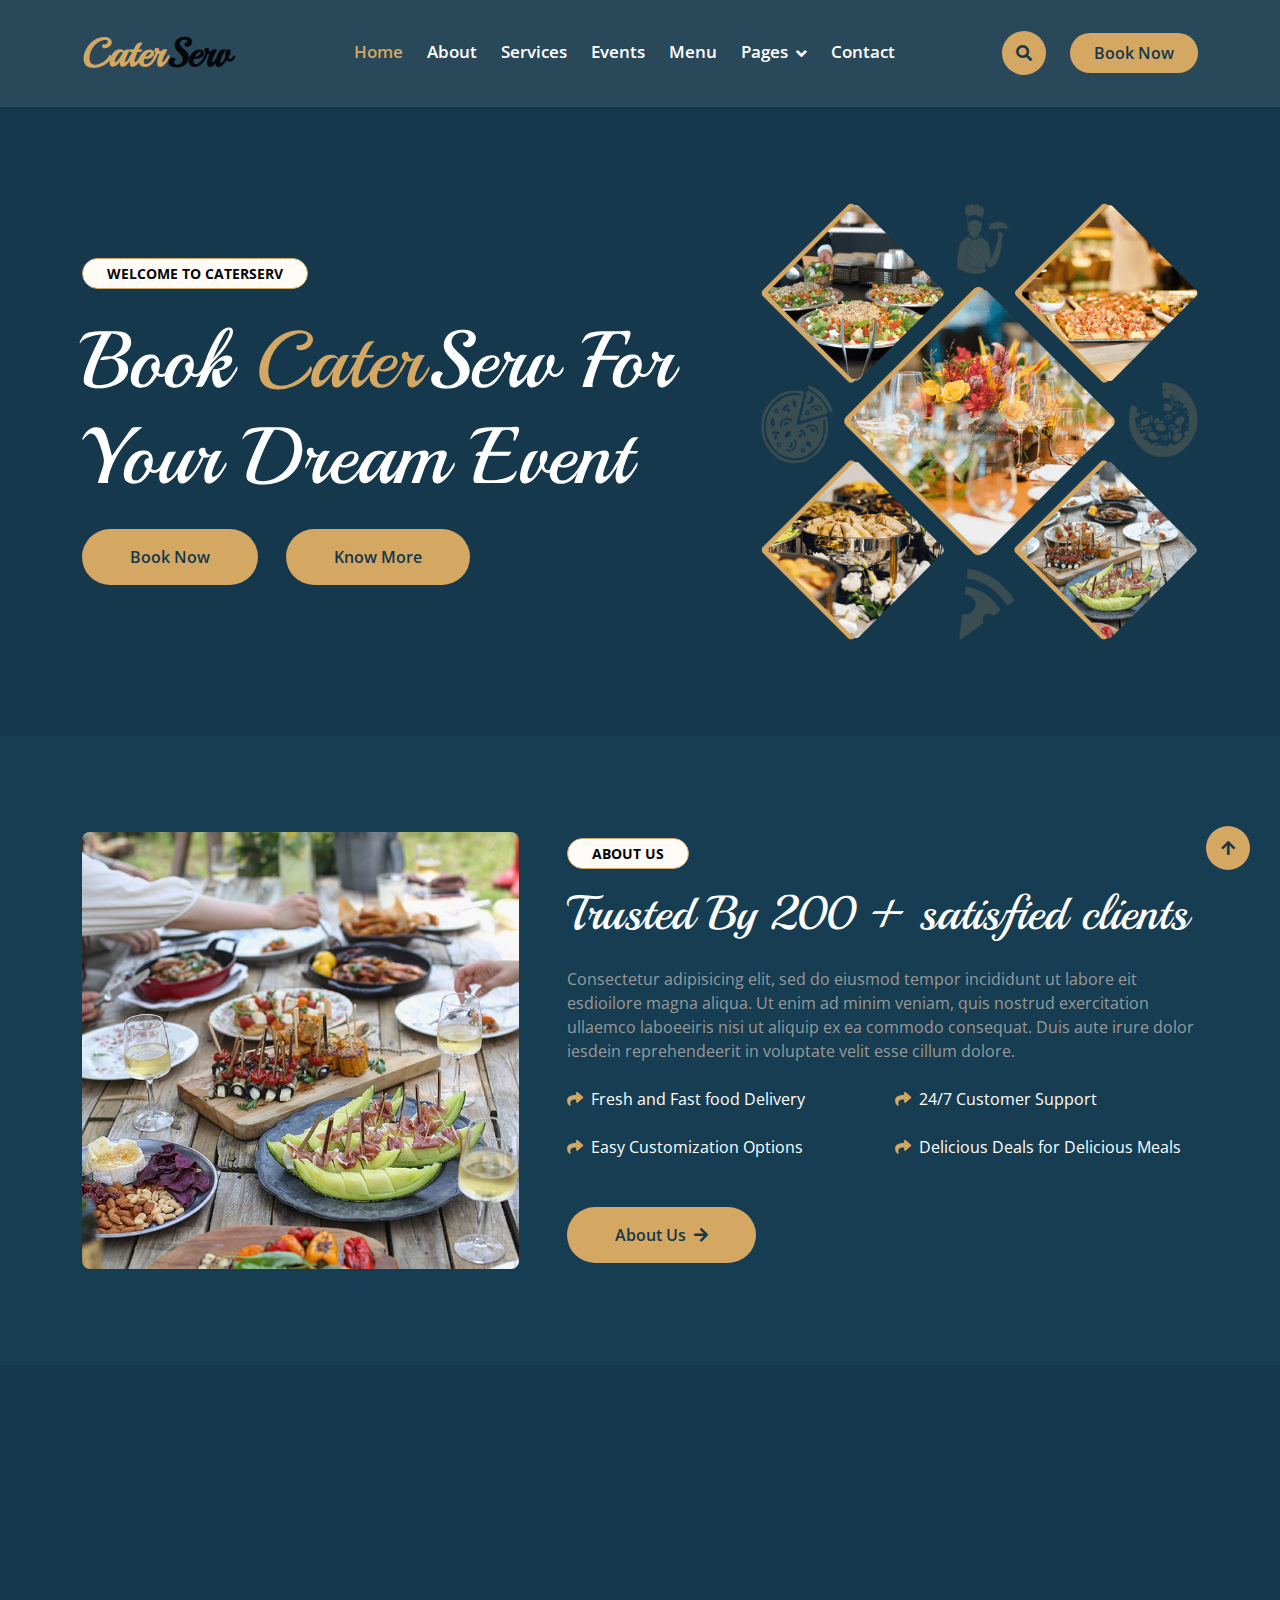
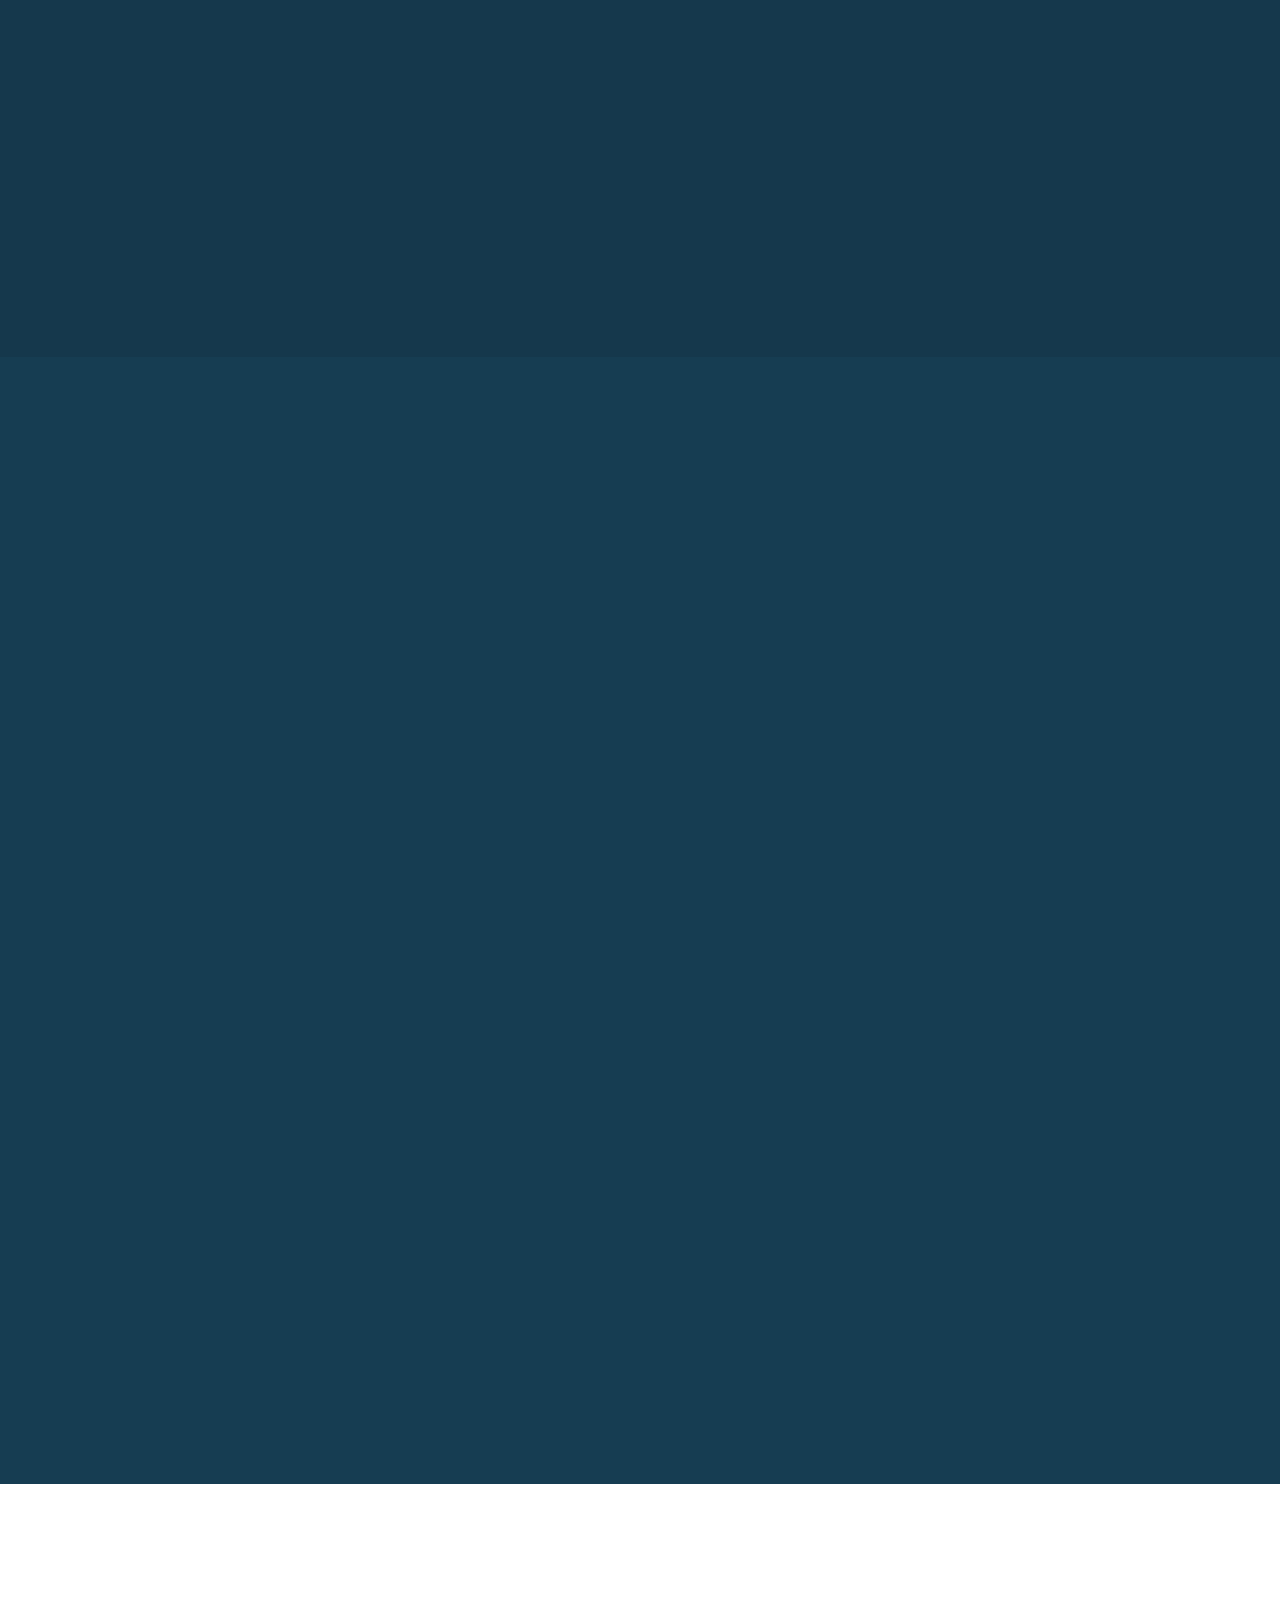
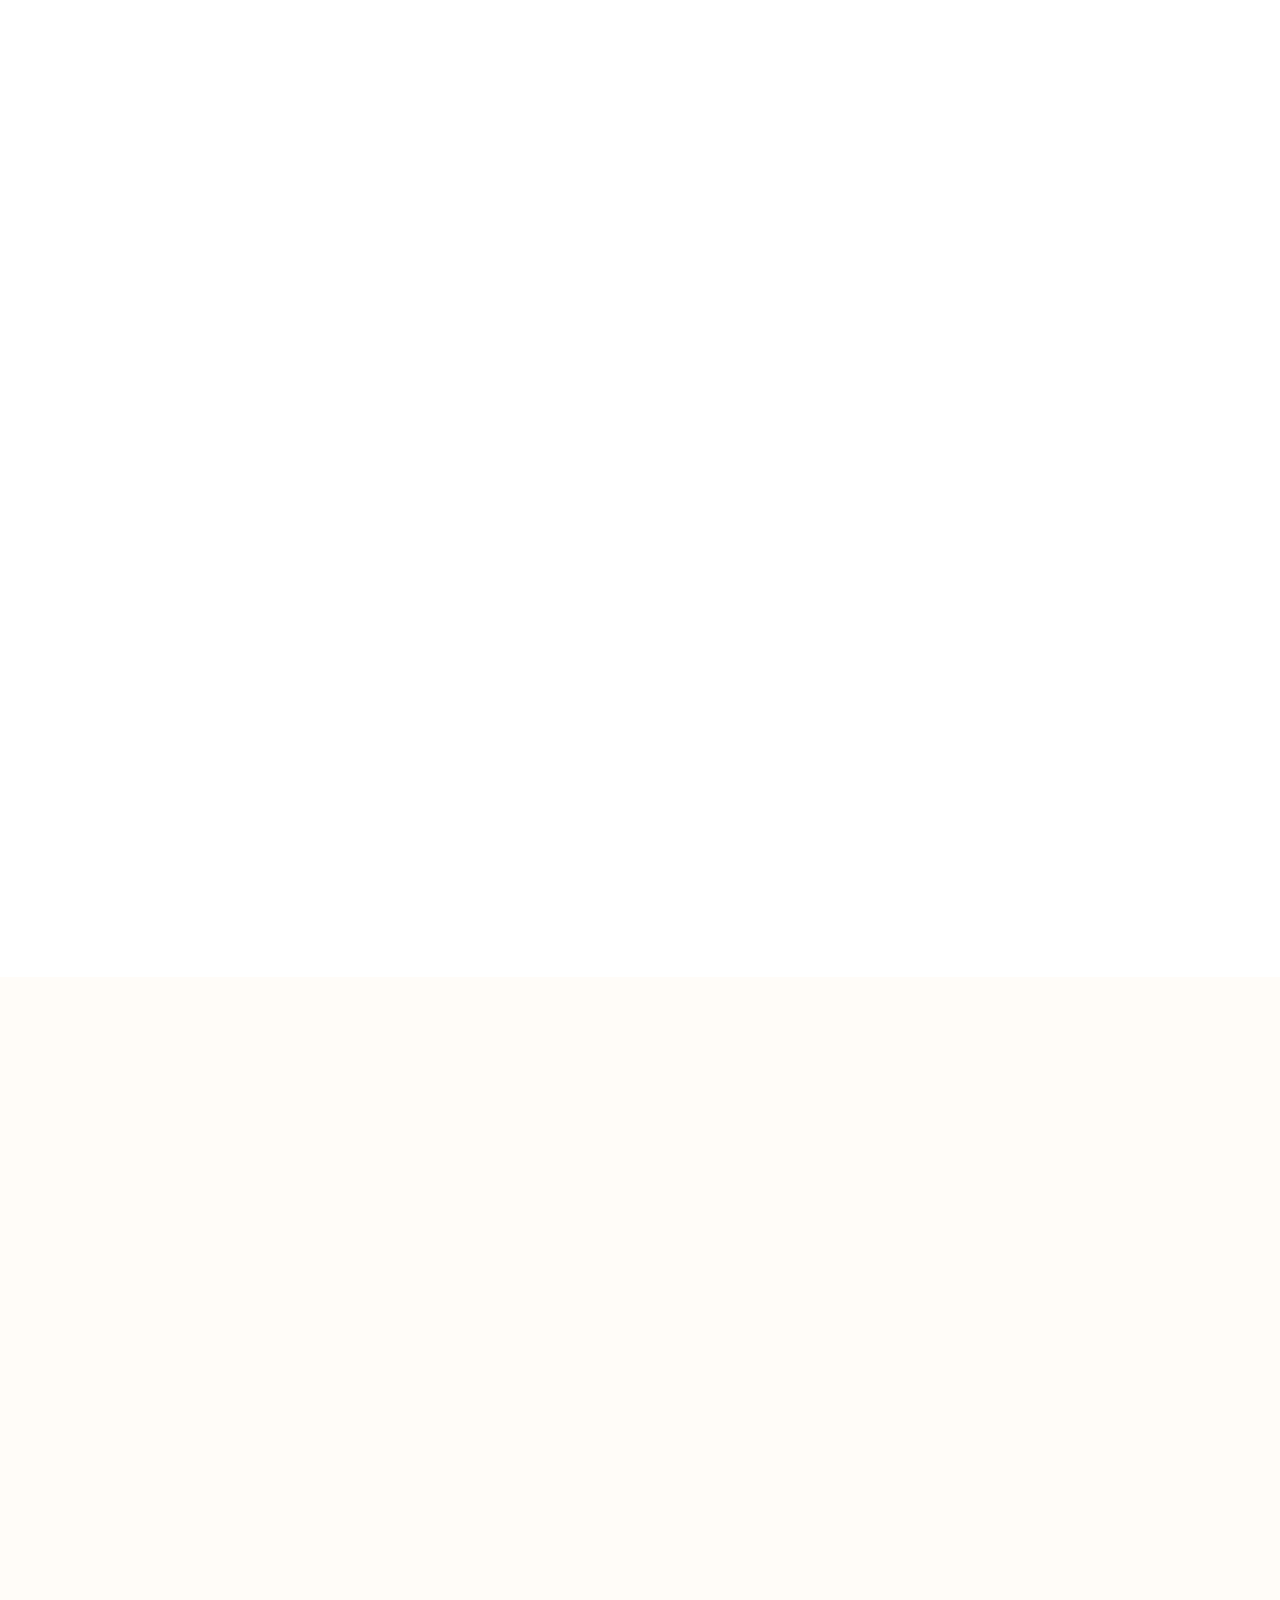
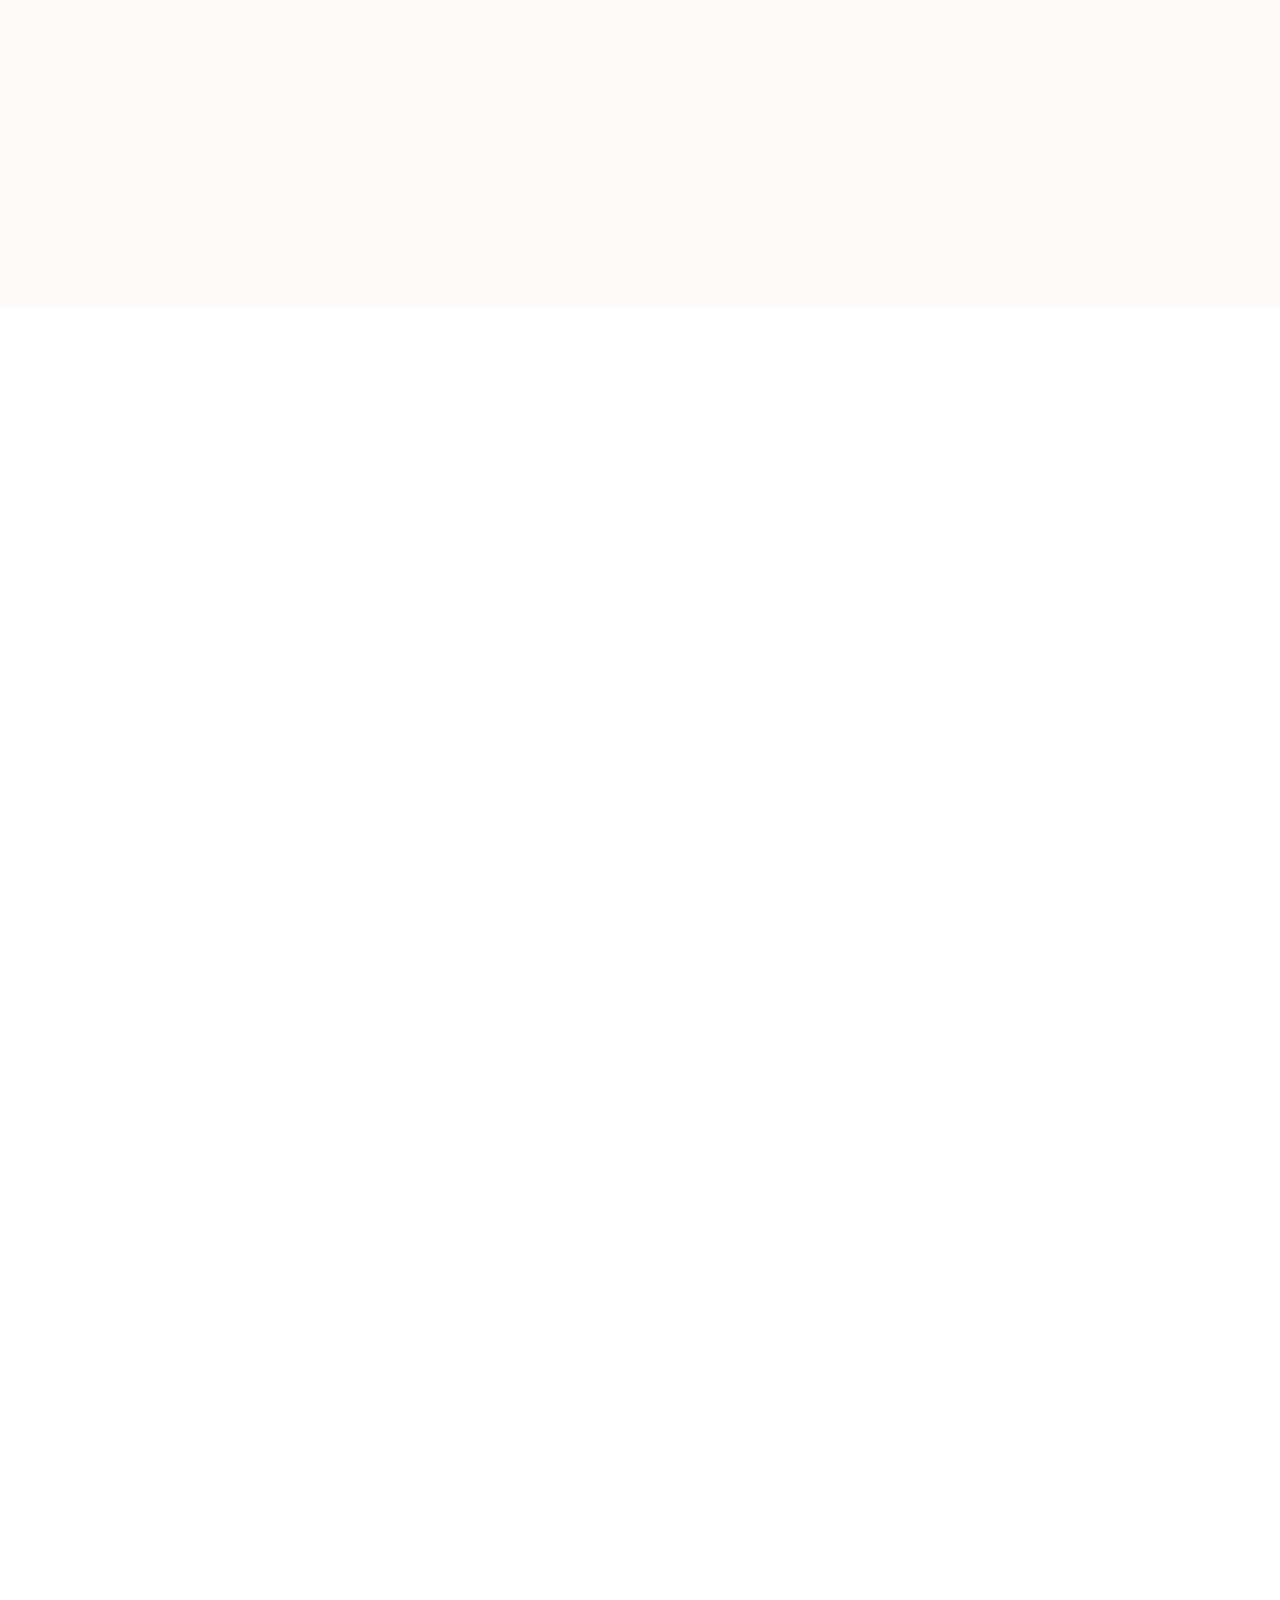
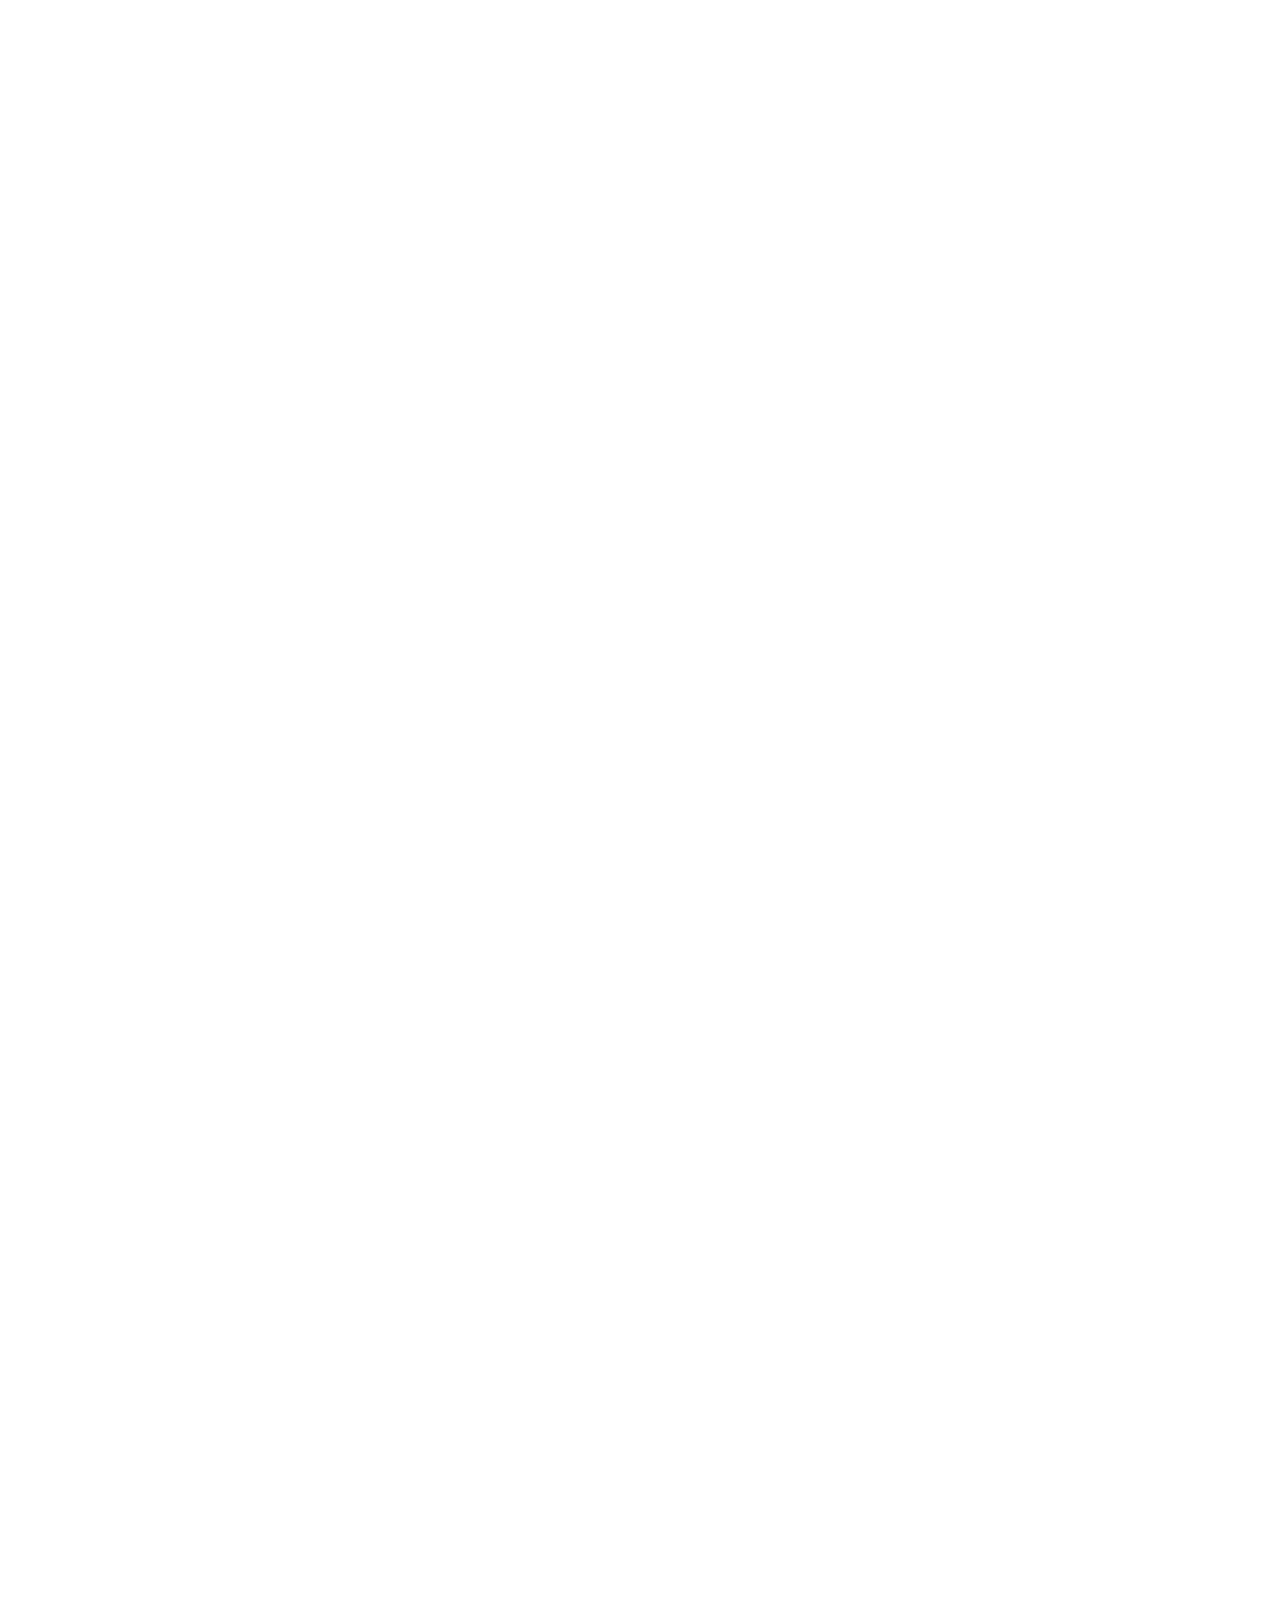
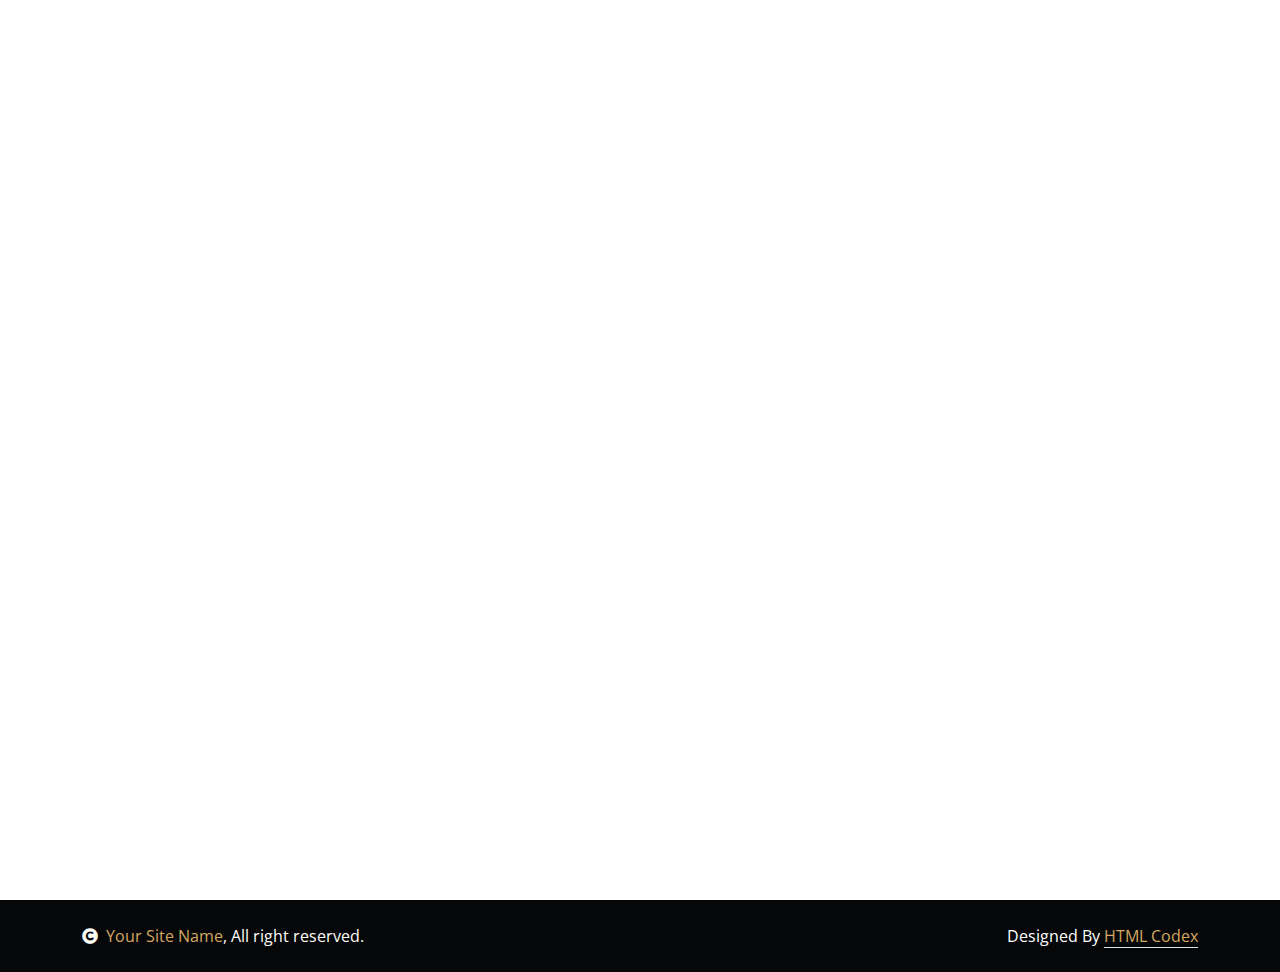
<file: index.html>
<!DOCTYPE html>
<html lang="en">

    <head>
        <meta charset="utf-8">
        <title>CaterServ - Catering Services Website Template</title>
        <meta content="width=device-width, initial-scale=1.0" name="viewport">
        <meta content="" name="keywords">
        <meta content="" name="description">

        <!-- Google Web Fonts -->
        <link rel="preconnect" href="https://fonts.googleapis.com">
        <link rel="preconnect" href="https://fonts.gstatic.com" crossorigin>
        <link href="https://fonts.googleapis.com/css2?family=Open+Sans:wght@400;600&family=Playball&display=swap" rel="stylesheet">

        <!-- Icon Font Stylesheet -->
        <link rel="stylesheet" href="https://use.fontawesome.com/releases/v5.15.4/css/all.css"/>
        <link href="https://cdn.jsdelivr.net/npm/bootstrap-icons@1.4.1/font/bootstrap-icons.css" rel="stylesheet">

        <!-- Libraries Stylesheet -->
        <link href="lib/animate/animate.min.css" rel="stylesheet">
        <link href="lib/lightbox/css/lightbox.min.css" rel="stylesheet">
        <link href="lib/owlcarousel/owl.carousel.min.css" rel="stylesheet">

        <!-- Customized Bootstrap Stylesheet -->
        <link href="css/bootstrap.min.css" rel="stylesheet">

        <!-- Template Stylesheet -->
        <link href="css/style.css" rel="stylesheet">
    </head>

    <body>

        <!-- Spinner Start -->
        <div id="spinner" class="show w-100 vh-100 bg-white position-fixed translate-middle top-50 start-50  d-flex align-items-center justify-content-center">
            <div class="spinner-grow text-primary" role="status"></div>
        </div>
        <!-- Spinner End -->


        <!-- Navbar start -->
        <div class="container-fluid nav-bar">
            <div class="container">
                <nav class="navbar navbar-light navbar-expand-lg py-4">
                    <a href="index.html" class="navbar-brand">
                        <h1 class="text-primary fw-bold mb-0">Cater<span class="text-dark">Serv</span> </h1>
                    </a>
                    <button class="navbar-toggler py-2 px-3" type="button" data-bs-toggle="collapse" data-bs-target="#navbarCollapse">
                        <span class="fa fa-bars text-primary"></span>
                    </button>
                    <div class="collapse navbar-collapse" id="navbarCollapse">
                        <div class="navbar-nav mx-auto">
                            <a href="index.html" class="nav-item nav-link active">Home</a>
                            <a href="about.html" class="nav-item nav-link">About</a>
                            <a href="service.html" class="nav-item nav-link">Services</a>
                            <a href="event.html" class="nav-item nav-link">Events</a>
                            <a href="menu.html" class="nav-item nav-link">Menu</a>
                            <div class="nav-item dropdown">
                                <a href="#" class="nav-link dropdown-toggle" data-bs-toggle="dropdown">Pages</a>
                                <div class="dropdown-menu bg-light">
                                    <a href="book.html" class="dropdown-item">Booking</a>
                                    <a href="blog.html" class="dropdown-item">Our Blog</a>
                                    <a href="team.html" class="dropdown-item">Our Team</a>
                                    <a href="testimonial.html" class="dropdown-item">Testimonial</a>
                                    <a href="404.html" class="dropdown-item">404 Page</a>
                                </div>
                            </div>
                            <a href="contact.html" class="nav-item nav-link">Contact</a>
                        </div>
                        <button class="btn-search btn btn-primary btn-md-square me-4 rounded-circle d-none d-lg-inline-flex" data-bs-toggle="modal" data-bs-target="#searchModal"><i class="fas fa-search"></i></button>
                        <a href="" class="btn btn-primary py-2 px-4 d-none d-xl-inline-block rounded-pill">Book Now</a>
                    </div>
                </nav>
            </div>
        </div>
        <!-- Navbar End -->


        <!-- Modal Search Start -->
        <div class="modal fade" id="searchModal" tabindex="-1" aria-labelledby="exampleModalLabel" aria-hidden="true">
            <div class="modal-dialog modal-fullscreen">
                <div class="modal-content rounded-0">
                    <div class="modal-header">
                        <h5 class="modal-title" id="exampleModalLabel">Search by keyword</h5>
                        <button type="button" class="btn-close" data-bs-dismiss="modal" aria-label="Close"></button>
                    </div>
                    <div class="modal-body d-flex align-items-center">
                        <div class="input-group w-75 mx-auto d-flex">
                            <input type="search" class="form-control bg-transparent p-3" placeholder="keywords" aria-describedby="search-icon-1">
                            <span id="search-icon-1" class="input-group-text p-3"><i class="fa fa-search"></i></span>
                        </div>
                    </div>
                </div>
            </div>
        </div>
        <!-- Modal Search End -->


        <!-- Hero Start -->
        <div class="container-fluid bg-teal py-6 my-6 mt-0 mb-0">
            <div class="container">
                <div class="row g-5 align-items-center">
                    <div class="col-lg-7 col-md-12">
                        <small class="d-inline-block fw-bold text-dark text-uppercase bg-light border border-primary rounded-pill px-4 py-1 mb-4 animated bounceInDown">Welcome to CaterServ</small>
                        <h1 class="display-1 mb-4 animated bounceInDown text-white">Book <span class="text-primary">Cater</span>Serv For Your Dream Event</h1>
                        <a href="" class="btn btn-primary border-0 rounded-pill py-3 px-4 px-md-5 me-4 animated bounceInLeft">Book Now</a>
                        <a href="" class="btn btn-primary border-0 rounded-pill py-3 px-4 px-md-5 animated bounceInLeft">Know More</a>
                    </div>
                    <div class="col-lg-5 col-md-12">
                        <img src="img/hero.png" class="img-fluid rounded animated zoomIn" alt="">
                    </div>
                </div>
            </div>
        </div>
        <!-- Hero End -->


        <!-- About Satrt -->
        <div class="container-fluid py-6 bg-teal-light">
            <div class="container">
                <div class="row g-5 align-items-center">
                    <div class="col-lg-5 wow bounceInUp" data-wow-delay="0.1s">
                        <img src="img/about.jpg" class="img-fluid rounded" alt="">
                    </div>
                    <div class="col-lg-7 wow bounceInUp" data-wow-delay="0.3s">
                        <small class="d-inline-block fw-bold text-dark text-uppercase bg-light border border-primary rounded-pill px-4 py-1 mb-3">About Us</small>
                        <h1 class="display-5 mb-4 text-white">Trusted By 200 + satisfied clients</h1>
                        <p class="mb-4">Consectetur adipisicing elit, sed do eiusmod tempor incididunt ut labore eit esdioilore magna aliqua. Ut enim ad minim veniam, 
                            quis nostrud exercitation ullaemco laboeeiris nisi ut aliquip ex ea commodo consequat. Duis aute irure 
                            dolor iesdein reprehendeerit in voluptate velit esse cillum dolore.</p>
                        <div class="row g-4 text-white mb-5">
                            <div class="col-sm-6">
                                <i class="fas fa-share text-primary me-2"></i>Fresh and Fast food Delivery
                            </div>
                            <div class="col-sm-6">
                                <i class="fas fa-share text-primary me-2"></i>24/7 Customer Support
                            </div>
                            <div class="col-sm-6">
                                <i class="fas fa-share text-primary me-2"></i>Easy Customization Options
                            </div>
                            <div class="col-sm-6">
                                <i class="fas fa-share text-primary me-2"></i>Delicious Deals for Delicious Meals
                            </div>
                        </div>
                        <a href="" class="btn btn-primary py-3 px-5 rounded-pill">About Us<i class="fas fa-arrow-right ps-2"></i></a>
                    </div>
                </div>
            </div>
        </div>
        <!-- About End -->


        <!-- Fact Start-->
        <div class="container-fluid bg-teal faqt py-6">
            <div class="container">
                <div class="row g-4 align-items-center">
                    <div class="col-lg-7">
                       <div class="row g-4">
                            <div class="col-sm-4 wow bounceInUp" data-wow-delay="0.3s">
                                <div class="faqt-item bg-primary rounded p-4 text-center">
                                    <i class="fas fa-users fa-4x mb-4 text-white"></i>
                                    <h1 class="display-4 fw-bold" data-toggle="counter-up">689</h1>
                                    <p class="text-dark text-uppercase fw-bold mb-0">Happy Customers</p>
                                </div>
                            </div>
                            <div class="col-sm-4 wow bounceInUp" data-wow-delay="0.5s">
                                <div class="faqt-item bg-primary rounded p-4 text-center">
                                    <i class="fas fa-users-cog fa-4x mb-4 text-white"></i>
                                    <h1 class="display-4 fw-bold" data-toggle="counter-up">107</h1>
                                    <p class="text-dark text-uppercase fw-bold mb-0">Expert Chefs</p>
                                </div>
                            </div>
                            <div class="col-sm-4 wow bounceInUp" data-wow-delay="0.7s">
                                <div class="faqt-item bg-primary rounded p-4 text-center">
                                    <i class="fas fa-check fa-4x mb-4 text-white"></i>
                                    <h1 class="display-4 fw-bold" data-toggle="counter-up">253</h1>
                                    <p class="text-dark text-uppercase fw-bold mb-0">Events Complete</p>
                                </div>
                            </div>
                        </div>
                    </div>
                    <div class="col-lg-5 wow bounceInUp" data-wow-delay="0.1s">
                        <div class="video">
                            <button type="button" class="btn btn-play" data-bs-toggle="modal" data-src="https://www.youtube.com/embed/DWRcNpR6Kdc" data-bs-target="#videoModal">
                                <span></span>
                            </button>
                        </div>
                    </div>
                </div>
            </div>
        </div>
        <!-- Modal Video -->
        <div class="modal fade" id="videoModal" tabindex="-1" aria-labelledby="exampleModalLabel" aria-hidden="true">
            <div class="modal-dialog">
                <div class="modal-content rounded-0">
                    <div class="modal-header">
                        <h5 class="modal-title" id="exampleModalLabel">Youtube Video</h5>
                        <button type="button" class="btn-close" data-bs-dismiss="modal" aria-label="Close"></button>
                    </div>
                    <div class="modal-body">
                        <!-- 16:9 aspect ratio -->
                        <div class="ratio ratio-16x9">
                            <iframe class="embed-responsive-item" src="" id="video" allowfullscreen allowscriptaccess="always"
                                allow="autoplay"></iframe>
                        </div>
                    </div>
                </div>
            </div>
        </div>
        <!-- Fact End -->


        <!-- Service Start -->
        <div class="container-fluid bg-teal-light service py-6">
            <div class="container">
                <div class="text-center wow bounceInUp" data-wow-delay="0.1s">
                    <small class="d-inline-block fw-bold text-dark text-uppercase bg-light border border-primary rounded-pill px-4 py-1 mb-3">Our Services</small>
                    <h1 class="display-5 mb-5">What We Offer</h1>
                </div>
                <div class="row g-4">
                    <div class="col-lg-3 col-md-6 col-sm-12 wow bounceInUp" data-wow-delay="0.1s">
                        <div class="bg-light rounded service-item">
                            <div class="service-content d-flex align-items-center justify-content-center p-4">
                                <div class="service-content-icon text-center">
                                    <i class="fas fa-cheese fa-7x text-primary mb-4"></i>
                                    <h4 class="mb-3">Wedding Services</h4>
                                    <p class="mb-4">Contrary to popular belief, ipsum is not simply random.</p>
                                    <a href="#" class="btn btn-primary px-4 py-2 rounded-pill">Read More</a>
                                </div>
                            </div>
                        </div>
                    </div>
                    <div class="col-lg-3 col-md-6 col-sm-12 wow bounceInUp" data-wow-delay="0.3s">
                        <div class="bg-light rounded service-item">
                            <div class="service-content d-flex align-items-center justify-content-center p-4">
                                <div class="service-content-icon text-center">
                                    <i class="fas fa-pizza-slice fa-7x text-primary mb-4"></i>
                                    <h4 class="mb-3">Corporate Catering</h4>
                                    <p class="mb-4">Contrary to popular belief, ipsum is not simply random.</p>
                                    <a href="#" class="btn btn-primary px-4 py-2 rounded-pill">Read More</a>
                                </div>
                            </div>
                        </div>
                    </div>
                    <div class="col-lg-3 col-md-6 col-sm-12 wow bounceInUp" data-wow-delay="0.5s">
                        <div class="bg-light rounded service-item">
                            <div class="service-content d-flex align-items-center justify-content-center p-4">
                                <div class="service-content-icon text-center">
                                    <i class="fas fa-hotdog fa-7x text-primary mb-4"></i>
                                    <h4 class="mb-3">Cocktail Reception</h4>
                                    <p class="mb-4">Contrary to popular belief, ipsum is not simply random.</p>
                                    <a href="#" class="btn btn-primary px-4 py-2 rounded-pill">Read More</a>
                                </div>
                            </div>
                        </div>
                    </div>
                    <div class="col-lg-3 col-md-6 col-sm-12 wow bounceInUp" data-wow-delay="0.7s">
                        <div class="bg-light rounded service-item">
                            <div class="service-content d-flex align-items-center justify-content-center p-4">
                                <div class="service-content-icon text-center">
                                    <i class="fas fa-hamburger fa-7x text-primary mb-4"></i>
                                    <h4 class="mb-3">Bento Catering</h4>
                                    <p class="mb-4">Contrary to popular belief, ipsum is not simply random.</p>
                                    <a href="#" class="btn btn-primary px-4 py-2 rounded-pill">Read More</a>
                                </div>
                            </div>
                        </div>
                    </div>
                    <div class="col-lg-3 col-md-6 col-sm-12 wow bounceInUp" data-wow-delay="0.1s">
                        <div class="bg-light rounded service-item">
                            <div class="service-content d-flex align-items-center justify-content-center p-4">
                                <div class="service-content-icon text-center">
                                    <i class="fas fa-wine-glass-alt fa-7x text-primary mb-4"></i>
                                    <h4 class="mb-3">Pub Party</h4>
                                    <p class="mb-4">Contrary to popular belief, ipsum is not simply random.</p>
                                    <a href="#" class="btn btn-primary px-4 py-2 rounded-pill">Read More</a>
                                </div>
                            </div>
                        </div>
                    </div>
                    <div class="col-lg-3 col-md-6 col-sm-12 wow bounceInUp" data-wow-delay="0.3s">
                        <div class="bg-light rounded service-item">
                            <div class="service-content d-flex align-items-center justify-content-center p-4">
                                <div class="service-content-icon text-center">
                                    <i class="fas fa-walking fa-7x text-primary mb-4"></i>
                                    <h4 class="mb-3">Home Delivery</h4>
                                    <p class="mb-4">Contrary to popular belief, ipsum is not simply random.</p>
                                    <a href="#" class="btn btn-primary px-4 py-2 rounded-pill">Read More</a>
                                </div>
                            </div>
                        </div>
                    </div>
                    <div class="col-lg-3 col-md-6 col-sm-12 wow bounceInUp" data-wow-delay="0.5s">
                        <div class="bg-light rounded service-item">
                            <div class="service-content d-flex align-items-center justify-content-center p-4">
                                <div class="service-content-icon text-center">
                                    <i class="fas fa-wheelchair fa-7x text-primary mb-4"></i>
                                    <h4 class="mb-3">Sit-down Catering</h4>
                                    <p class="mb-4">Contrary to popular belief, ipsum is not simply random.</p>
                                    <a href="#" class="btn btn-primary px-4 py-2 rounded-pill">Read More</a>
                                </div>
                            </div>
                        </div>
                    </div>
                    <div class="col-lg-3 col-md-6 col-sm-12 wow bounceInUp" data-wow-delay="0.7s">
                        <div class="bg-light rounded service-item">
                            <div class="service-content d-flex align-items-center justify-content-center p-4">
                                <div class="service-content-icon text-center">
                                    <i class="fas fa-utensils fa-7x text-primary mb-4"></i>
                                    <h4 class="mb-3">Buffet Catering</h4>
                                    <p class="mb-4">Contrary to popular belief, ipsum is not simply random.</p>
                                    <a href="#" class="btn btn-primary px-4 py-2 rounded-pill">Read More</a>
                                </div>
                            </div>
                        </div>
                    </div>
                </div>
            </div>
        </div>
        <!-- Service End -->


        <!-- Events Start -->
        <div class="container-fluid event py-6">
            <div class="container">
                <div class="text-center wow bounceInUp" data-wow-delay="0.1s">
                    <small class="d-inline-block fw-bold text-dark text-uppercase bg-light border border-primary rounded-pill px-4 py-1 mb-3">Latest Events</small>
                    <h1 class="display-5 mb-5">Our Social & Professional Events Gallery</h1>
                </div>
                <div class="tab-class text-center">
                    <ul class="nav nav-pills d-inline-flex justify-content-center mb-5 wow bounceInUp" data-wow-delay="0.1s">
                        <li class="nav-item p-2">
                            <a class="d-flex mx-2 py-2 border border-primary bg-light rounded-pill active" data-bs-toggle="pill" href="#tab-1">
                                <span class="text-dark" style="width: 150px;">All Events</span>
                            </a>
                        </li>
                        <li class="nav-item p-2">
                            <a class="d-flex py-2 mx-2 border border-primary bg-light rounded-pill" data-bs-toggle="pill" href="#tab-2">
                                <span class="text-dark" style="width: 150px;">Wedding</span>
                            </a>
                        </li>
                        <li class="nav-item p-2">
                            <a class="d-flex mx-2 py-2 border border-primary bg-light rounded-pill" data-bs-toggle="pill" href="#tab-3">
                                <span class="text-dark" style="width: 150px;">Corporate</span>
                            </a>
                        </li>
                        <li class="nav-item p-2">
                            <a class="d-flex mx-2 py-2 border border-primary bg-light rounded-pill" data-bs-toggle="pill" href="#tab-4">
                                <span class="text-dark" style="width: 150px;">Cocktail</span>
                            </a>
                        </li>
                        <li class="nav-item p-2">
                            <a class="d-flex mx-2 py-2 border border-primary bg-light rounded-pill" data-bs-toggle="pill" href="#tab-5">
                                <span class="text-dark" style="width: 150px;">Buffet</span>
                            </a>
                        </li>
                    </ul>
                    <div class="tab-content">
                        <div id="tab-1" class="tab-pane fade show p-0 active">
                            <div class="row g-4">
                                <div class="col-lg-12">
                                    <div class="row g-4">
                                        <div class="col-md-6 col-lg-3 wow bounceInUp" data-wow-delay="0.1s">
                                            <div class="event-img position-relative">
                                                <img class="img-fluid rounded w-100" src="img/event-1.jpg" alt="">
                                                <div class="event-overlay d-flex flex-column p-4">
                                                    <h4 class="me-auto">Wedding</h4>
                                                    <a href="img/event-1.jpg" data-lightbox="event-1" class="my-auto"><i class="fas fa-search-plus text-dark fa-2x"></i></a>
                                                </div>
                                            </div>
                                        </div>
                                        <div class="col-md-6 col-lg-3 wow bounceInUp" data-wow-delay="0.3s">
                                            <div class="event-img position-relative">
                                                <img class="img-fluid rounded w-100" src="img/event-2.jpg" alt="">
                                                <div class="event-overlay d-flex flex-column p-4">
                                                    <h4 class="me-auto">Corporate</h4>
                                                    <a href="img/event-2.jpg" data-lightbox="event-2" class="my-auto"><i class="fas fa-search-plus text-dark fa-2x"></i></a>
                                                </div>
                                            </div>
                                        </div>
                                        <div class="col-md-6 col-lg-3 wow bounceInUp" data-wow-delay="0.5s">
                                            <div class="event-img position-relative">
                                                <img class="img-fluid rounded w-100" src="img/event-3.jpg" alt="">
                                                <div class="event-overlay d-flex flex-column p-4">
                                                    <h4 class="me-auto">Wedding</h4>
                                                    <a href="img/event-3.jpg" data-lightbox="event-3" class="my-auto"><i class="fas fa-search-plus text-dark fa-2x"></i></a>
                                                </div>
                                            </div>
                                        </div>
                                        <div class="col-md-6 col-lg-3 wow bounceInUp" data-wow-delay="0.7s">
                                            <div class="event-img position-relative">
                                                <img class="img-fluid rounded w-100" src="img/event-4.jpg" alt="">
                                                <div class="event-overlay d-flex flex-column p-4">
                                                    <h4 class="me-auto">Buffet</h4>
                                                    <a href="img/event-4.jpg" data-lightbox="event-4" class="my-auto"><i class="fas fa-search-plus text-dark fa-2x"></i></a>
                                                </div>
                                            </div>
                                        </div>
                                        <div class="col-md-6 col-lg-3 wow bounceInUp" data-wow-delay="0.1s">
                                            <div class="event-img position-relative">
                                                <img class="img-fluid rounded w-100" src="img/event-5.jpg" alt="">
                                                <div class="event-overlay d-flex flex-column p-4">
                                                    <h4 class="me-auto">Cocktail</h4>
                                                    <a href="img/event-5.jpg" data-lightbox="event-5" class="my-auto"><i class="fas fa-search-plus text-dark fa-2x"></i></a>
                                                </div>
                                            </div>
                                        </div>
                                        <div class="col-md-6 col-lg-3 wow bounceInUp" data-wow-delay="0.3s">
                                            <div class="event-img position-relative">
                                                <img class="img-fluid rounded w-100" src="img/event-6.jpg" alt="">
                                                <div class="event-overlay d-flex flex-column p-4">
                                                    <h4 class="me-auto">Wedding</h4>
                                                    <a href="img/event-6.jpg" data-lightbox="event-6" class="my-auto"><i class="fas fa-search-plus text-dark fa-2x"></i></a>
                                                </div>
                                            </div>
                                        </div>
                                        <div class="col-md-6 col-lg-3 wow bounceInUp" data-wow-delay="0.5s">
                                            <div class="event-img position-relative">
                                                <img class="img-fluid rounded w-100" src="img/event-7.jpg" alt="">
                                                <div class="event-overlay d-flex flex-column p-4">
                                                    <h4 class="me-auto">Buffet</h4>
                                                    <a href="img/event-7.jpg" data-lightbox="event-7" class="my-auto"><i class="fas fa-search-plus text-dark fa-2x"></i></a>
                                                </div>
                                            </div>
                                        </div>
                                        <div class="col-md-6 col-lg-3 wow bounceInUp" data-wow-delay="0.7s">
                                            <div class="event-img position-relative">
                                                <img class="img-fluid rounded w-100" src="img/event-8.jpg" alt="">
                                                <div class="event-overlay d-flex flex-column p-4">
                                                    <h4 class="me-auto">Corporate</h4>
                                                    <a href="img/event-8.jpg" data-lightbox="event-17" class="my-auto"><i class="fas fa-search-plus text-dark fa-2x"></i></a>
                                                </div>
                                            </div>
                                        </div>
                                    </div>
                                </div>
                            </div>
                        </div>
                        <div id="tab-2" class="tab-pane fade show p-0">
                            <div class="row g-4">
                                <div class="col-lg-12">
                                    <div class="row g-4">
                                        <div class="col-md-6 col-lg-3">
                                            <div class="event-img position-relative">
                                                <img class="img-fluid rounded w-100" src="img/event-1.jpg" alt="">
                                                <div class="event-overlay d-flex flex-column p-4">
                                                    <h4 class="me-auto">Wedding</h4>
                                                    <a href="img/01.jpg" data-lightbox="event-8" class="my-auto"><i class="fas fa-search-plus text-dark fa-2x"></i></a>
                                                </div>
                                            </div>
                                        </div>
                                        <div class="col-md-6 col-lg-3">
                                            <div class="event-img position-relative">
                                                <img class="img-fluid rounded w-100" src="img/event-2.jpg" alt="">
                                                <div class="event-overlay d-flex flex-column p-4">
                                                    <h4 class="me-auto">Wedding</h4>
                                                    <a href="img/01.jpg" data-lightbox="event-9" class="my-auto"><i class="fas fa-search-plus text-dark fa-2x"></i></a>
                                                </div>
                                            </div>
                                        </div>
                                    </div>
                                </div>
                            </div>
                        </div>
                        <div id="tab-3" class="tab-pane fade show p-0">
                            <div class="row g-4">
                                <div class="col-lg-12">
                                    <div class="row g-4">
                                        <div class="col-md-6 col-lg-3">
                                            <div class="event-img position-relative">
                                                <img class="img-fluid rounded w-100" src="img/event-3.jpg" alt="">
                                                <div class="event-overlay d-flex flex-column p-4">
                                                    <h4 class="me-auto">Corporate</h4>
                                                    <a href="img/01.jpg" data-lightbox="event-10" class="my-auto"><i class="fas fa-search-plus text-dark fa-2x"></i></a>
                                                </div>
                                            </div>
                                        </div>
                                        <div class="col-md-6 col-lg-3">
                                            <div class="event-img position-relative">
                                                <img class="img-fluid rounded w-100" src="img/event-4.jpg" alt="">
                                                <div class="event-overlay d-flex flex-column p-4">
                                                    <h4 class="me-auto">Corporate</h4>
                                                    <a href="img/01.jpg" data-lightbox="event-11" class="my-auto"><i class="fas fa-search-plus text-dark fa-2x"></i></a>
                                                </div>
                                            </div>
                                        </div>
                                    </div>
                                </div>
                            </div>
                        </div>
                        <div id="tab-4" class="tab-pane fade show p-0">
                            <div class="row g-4">
                                <div class="col-lg-12">
                                    <div class="row g-4">
                                        <div class="col-md-6 col-lg-3">
                                            <div class="event-img position-relative">
                                                <img class="img-fluid rounded w-100" src="img/event-5.jpg" alt="">
                                                <div class="event-overlay d-flex flex-column p-4">
                                                    <h4 class="me-auto">Cocktail</h4>
                                                    <a href="img/01.jpg" data-lightbox="event-12" class="my-auto"><i class="fas fa-search-plus text-dark fa-2x"></i></a>
                                                </div>
                                            </div>
                                        </div>
                                        <div class="col-md-6 col-lg-3">
                                            <div class="event-img position-relative">
                                                <img class="img-fluid rounded w-100" src="img/event-6.jpg" alt="">
                                                <div class="event-overlay d-flex flex-column p-4">
                                                    <h4 class="me-auto">Cocktail</h4>
                                                    <a href="img/01.jpg" data-lightbox="event-13" class="my-auto"><i class="fas fa-search-plus text-dark fa-2x"></i></a>
                                                </div>
                                            </div>
                                        </div>
                                    </div>
                                </div>
                            </div>
                        </div>
                        <div id="tab-5" class="tab-pane fade show p-0">
                            <div class="row g-4">
                                <div class="col-lg-12">
                                    <div class="row g-4">
                                        <div class="col-md-6 col-lg-3">
                                            <div class="event-img position-relative">
                                                <img class="img-fluid rounded w-100" src="img/event-7.jpg" alt="">
                                                <div class="event-overlay d-flex flex-column p-4">
                                                    <h4 class="me-auto">Buffet</h4>
                                                    <a href="img/01.jpg" data-lightbox="event-14" class="my-auto"><i class="fas fa-search-plus text-dark fa-2x"></i></a>
                                                </div>
                                            </div>
                                        </div>
                                        <div class="col-md-6 col-lg-3">
                                            <div class="event-img position-relative">
                                                <img class="img-fluid rounded w-100" src="img/event-8.jpg" alt="">
                                                <div class="event-overlay d-flex flex-column p-4">
                                                    <h4 class="me-auto">Buffet</h4>
                                                    <a href="img/01.jpg" data-lightbox="event-15" class="my-auto"><i class="fas fa-search-plus text-dark fa-2x"></i></a>
                                                </div>
                                            </div>
                                        </div>
                                    </div>
                                </div>
                            </div>
                        </div>
                    </div>
                </div>
            </div>
        </div>
        <!-- Events End -->


        <!-- Menu Start -->
        <div class="container-fluid menu bg-light py-6 my-6">
            <div class="container">
                <div class="text-center wow bounceInUp" data-wow-delay="0.1s">
                    <small class="d-inline-block fw-bold text-dark text-uppercase bg-light border border-primary rounded-pill px-4 py-1 mb-3">Our Menu</small>
                    <h1 class="display-5 mb-5">Most Popular Food in the World</h1>
                </div>
                <div class="tab-class text-center">
                    <ul class="nav nav-pills d-inline-flex justify-content-center mb-5 wow bounceInUp" data-wow-delay="0.1s">
                        <li class="nav-item p-2">
                            <a class="d-flex py-2 mx-2 border border-primary bg-white rounded-pill active" data-bs-toggle="pill" href="#tab-6">
                                <span class="text-dark" style="width: 150px;">Starter</span>
                            </a>
                        </li>
                        <li class="nav-item p-2">
                            <a class="d-flex py-2 mx-2 border border-primary bg-white rounded-pill" data-bs-toggle="pill" href="#tab-7">
                                <span class="text-dark" style="width: 150px;">Main Course</span>
                            </a>
                        </li>
                        <li class="nav-item p-2">
                            <a class="d-flex py-2 mx-2 border border-primary bg-white rounded-pill" data-bs-toggle="pill" href="#tab-8">
                                <span class="text-dark" style="width: 150px;">Drinks</span>
                            </a>
                        </li>
                        <li class="nav-item p-2">
                            <a class="d-flex py-2 mx-2 border border-primary bg-white rounded-pill" data-bs-toggle="pill" href="#tab-9">
                                <span class="text-dark" style="width: 150px;">Offers</span>
                            </a>
                        </li>
                        <li class="nav-item p-2">
                            <a class="d-flex py-2 mx-2 border border-primary bg-white rounded-pill" data-bs-toggle="pill" href="#tab-10">
                                <span class="text-dark" style="width: 150px;">Our Spesial</span>
                            </a>
                        </li>
                    </ul>
                    <div class="tab-content">
                        <div id="tab-6" class="tab-pane fade show p-0 active">
                            <div class="row g-4">
                                <div class="col-lg-6 wow bounceInUp" data-wow-delay="0.1s">
                                    <div class="menu-item d-flex align-items-center">
                                        <img class="flex-shrink-0 img-fluid rounded-circle" src="img/menu-01.jpg" alt="">
                                        <div class="w-100 d-flex flex-column text-start ps-4">
                                            <div class="d-flex justify-content-between border-bottom border-primary pb-2 mb-2">
                                                <h4>Paneer</h4>
                                                <h4 class="text-primary">$90</h4>
                                            </div>
                                            <p class="mb-0">Consectetur adipiscing elit sed dwso eiusmod tempor incididunt ut labore.</p>
                                        </div>
                                    </div>
                                </div>
                                <div class="col-lg-6 wow bounceInUp" data-wow-delay="0.2s">
                                    <div class="menu-item d-flex align-items-center">
                                        <img class="flex-shrink-0 img-fluid rounded-circle" src="img/menu-02.jpg" alt="">
                                        <div class="w-100 d-flex flex-column text-start ps-4">
                                            <div class="d-flex justify-content-between border-bottom border-primary pb-2 mb-2">
                                                <h4>Sweet Potato</h4>
                                                <h4 class="text-primary">$90</h4>
                                            </div>
                                            <p class="mb-0">Consectetur adipiscing elit sed dwso eiusmod tempor incididunt ut labore.</p>
                                        </div>
                                    </div>
                                </div>
                                <div class="col-lg-6 wow bounceInUp" data-wow-delay="0.3s">
                                    <div class="menu-item d-flex align-items-center">
                                        <img class="flex-shrink-0 img-fluid rounded-circle" src="img/menu-03.jpg" alt="">
                                        <div class="w-100 d-flex flex-column text-start ps-4">
                                            <div class="d-flex justify-content-between border-bottom border-primary pb-2 mb-2">
                                                <h4>Sabudana Tikki</h4>
                                                <h4 class="text-primary">$90</h4>
                                            </div>
                                            <p class="mb-0">Consectetur adipiscing elit sed dwso eiusmod tempor incididunt ut labore.</p>
                                        </div>
                                    </div>
                                </div>
                                <div class="col-lg-6 wow bounceInUp" data-wow-delay="0.4s">
                                    <div class="menu-item d-flex align-items-center">
                                        <img class="flex-shrink-0 img-fluid rounded-circle" src="img/menu-04.jpg" alt="">
                                        <div class="w-100 d-flex flex-column text-start ps-4">
                                            <div class="d-flex justify-content-between border-bottom border-primary pb-2 mb-2">
                                                <h4>Pizza</h4>
                                                <h4 class="text-primary">$90</h4>
                                            </div>
                                            <p class="mb-0">Consectetur adipiscing elit sed dwso eiusmod tempor incididunt ut labore.</p>
                                        </div>
                                    </div>
                                </div>
                                <div class="col-lg-6 wow bounceInUp" data-wow-delay="0.5s">
                                    <div class="menu-item d-flex align-items-center">
                                        <img class="flex-shrink-0 img-fluid rounded-circle" src="img/menu-05.jpg" alt="">
                                        <div class="w-100 d-flex flex-column text-start ps-4">
                                            <div class="d-flex justify-content-between border-bottom border-primary pb-2 mb-2">
                                                <h4>Bacon</h4>
                                                <h4 class="text-primary">$90</h4>
                                            </div>
                                            <p class="mb-0">Consectetur adipiscing elit sed dwso eiusmod tempor incididunt ut labore.</p>
                                        </div>
                                    </div>
                                </div>
                                <div class="col-lg-6 wow bounceInUp" data-wow-delay="0.6s">
                                    <div class="menu-item d-flex align-items-center">
                                        <img class="flex-shrink-0 img-fluid rounded-circle" src="img/menu-06.jpg" alt="">
                                        <div class="w-100 d-flex flex-column text-start ps-4">
                                            <div class="d-flex justify-content-between border-bottom border-primary pb-2 mb-2">
                                                <h4>Chicken</h4>
                                                <h4 class="text-primary">$90</h4>
                                            </div>
                                            <p class="mb-0">Consectetur adipiscing elit sed dwso eiusmod tempor incididunt ut labore.</p>
                                        </div>
                                    </div>
                                </div>
                                <div class="col-lg-6 wow bounceInUp" data-wow-delay="0.7s">
                                    <div class="menu-item d-flex align-items-center">
                                        <img class="flex-shrink-0 img-fluid rounded-circle" src="img/menu-07.jpg" alt="">
                                        <div class="w-100 d-flex flex-column text-start ps-4">
                                            <div class="d-flex justify-content-between border-bottom border-primary pb-2 mb-2">
                                                <h4>Blooming</h4>
                                                <h4 class="text-primary">$90</h4>
                                            </div>
                                            <p class="mb-0">Consectetur adipiscing elit sed dwso eiusmod tempor incididunt ut labore.</p>
                                        </div>
                                    </div>
                                </div>
                                <div class="col-lg-6 wow bounceInUp" data-wow-delay="0.8s">
                                    <div class="menu-item d-flex align-items-center">
                                        <img class="flex-shrink-0 img-fluid rounded-circle" src="img/menu-08.jpg" alt="">
                                        <div class="w-100 d-flex flex-column text-start ps-4">
                                            <div class="d-flex justify-content-between border-bottom border-primary pb-2 mb-2">
                                                <h4>Sweet</h4>
                                                <h4 class="text-primary">$90</h4>
                                            </div>
                                            <p class="mb-0">Consectetur adipiscing elit sed dwso eiusmod tempor incididunt ut labore.</p>
                                        </div>
                                    </div>
                                </div>
                            </div>
                        </div>
                        <div id="tab-7" class="tab-pane fade show p-0">
                            <div class="row g-4">
                                <div class="col-lg-6">
                                    <div class="menu-item d-flex align-items-center">
                                        <img class="flex-shrink-0 img-fluid rounded-circle" src="img/menu-01.jpg" alt="">
                                        <div class="w-100 d-flex flex-column text-start ps-4">
                                            <div class="d-flex justify-content-between border-bottom border-primary pb-2 mb-2">
                                                <h4>Argentinian</h4>
                                                <h4 class="text-primary">$90</h4>
                                            </div>
                                            <p class="mb-0">Consectetur adipiscing elit sed dwso eiusmod tempor incididunt ut labore.</p>
                                        </div>
                                    </div>
                                </div>
                                <div class="col-lg-6">
                                    <div class="menu-item d-flex align-items-center">
                                        <img class="flex-shrink-0 img-fluid rounded-circle" src="img/menu-03.jpg" alt="">
                                        <div class="w-100 d-flex flex-column text-start ps-4">
                                            <div class="d-flex justify-content-between border-bottom border-primary pb-2 mb-2">
                                                <h4>Crispy</h4>
                                                <h4 class="text-primary">$90</h4>
                                            </div>
                                            <p class="mb-0">Consectetur adipiscing elit sed dwso eiusmod tempor incididunt ut labore.</p>
                                        </div>
                                    </div>
                                </div>
                                <div class="col-lg-6">
                                    <div class="menu-item d-flex align-items-center">
                                        <img class="flex-shrink-0 img-fluid rounded-circle" src="img/menu-05.jpg" alt="">
                                        <div class="w-100 d-flex flex-column text-start ps-4">
                                            <div class="d-flex justify-content-between border-bottom border-primary pb-2 mb-2">
                                                <h4>Sabudana Tikki</h4>
                                                <h4 class="text-primary">$90</h4>
                                            </div>
                                            <p class="mb-0">Consectetur adipiscing elit sed dwso eiusmod tempor incididunt ut labore.</p>
                                        </div>
                                    </div>
                                </div>
                                <div class="col-lg-6">
                                    <div class="menu-item d-flex align-items-center">
                                        <img class="flex-shrink-0 img-fluid rounded-circle" src="img/menu-07.jpg" alt="">
                                        <div class="w-100 d-flex flex-column text-start ps-4">
                                            <div class="d-flex justify-content-between border-bottom border-primary pb-2 mb-2">
                                                <h4>Blooming</h4>
                                                <h4 class="text-primary">$90</h4>
                                            </div>
                                            <p class="mb-0">Consectetur adipiscing elit sed dwso eiusmod tempor incididunt ut labore.</p>
                                        </div>
                                    </div>
                                </div>
                                <div class="col-lg-6">
                                    <div class="menu-item d-flex align-items-center">
                                        <img class="flex-shrink-0 img-fluid rounded-circle" src="img/menu-08.jpg" alt="">
                                        <div class="w-100 d-flex flex-column text-start ps-4">
                                            <div class="d-flex justify-content-between border-bottom border-primary pb-2 mb-2">
                                                <h4>Argentinian</h4>
                                                <h4 class="text-primary">$90</h4>
                                            </div>
                                            <p class="mb-0">Consectetur adipiscing elit sed dwso eiusmod tempor incididunt ut labore.</p>
                                        </div>
                                    </div>
                                </div>
                                <div class="col-lg-6">
                                    <div class="menu-item d-flex align-items-center">
                                        <img class="flex-shrink-0 img-fluid rounded-circle" src="img/menu-03.jpg" alt="">
                                        <div class="w-100 d-flex flex-column text-start ps-4">
                                            <div class="d-flex justify-content-between border-bottom border-primary pb-2 mb-2">
                                                <h4>Lemon</h4>
                                                <h4 class="text-primary">$90</h4>
                                            </div>
                                            <p class="mb-0">Consectetur adipiscing elit sed dwso eiusmod tempor incididunt ut labore.</p>
                                        </div>
                                    </div>
                                </div>
                                <div class="col-lg-6">
                                    <div class="menu-item d-flex align-items-center">
                                        <img class="flex-shrink-0 img-fluid rounded-circle" src="img/menu-02.jpg" alt="">
                                        <div class="w-100 d-flex flex-column text-start ps-4">
                                            <div class="d-flex justify-content-between border-bottom border-primary pb-2 mb-2">
                                                <h4>Water Drink</h4>
                                                <h4 class="text-primary">$90</h4>
                                            </div>
                                            <p class="mb-0">Consectetur adipiscing elit sed dwso eiusmod tempor incididunt ut labore.</p>
                                        </div>
                                    </div>
                                </div>
                                <div class="col-lg-6">
                                    <div class="menu-item d-flex align-items-center">
                                        <img class="flex-shrink-0 img-fluid rounded-circle" src="img/menu-01.jpg" alt="">
                                        <div class="w-100 d-flex flex-column text-start ps-4">
                                            <div class="d-flex justify-content-between border-bottom border-primary pb-2 mb-2">
                                                <h4>Salty lemon</h4>
                                                <h4 class="text-primary">$90</h4>
                                            </div>
                                            <p class="mb-0">Consectetur adipiscing elit sed dwso eiusmod tempor incididunt ut labore.</p>
                                        </div>
                                    </div>
                                </div>
                            </div>
                        </div>
                        <div id="tab-8" class="tab-pane fade show p-0">
                            <div class="row g-4">
                                <div class="col-lg-6">
                                    <div class="menu-item d-flex align-items-center">
                                        <img class="flex-shrink-0 img-fluid rounded-circle" src="img/menu-01.jpg" alt="">
                                        <div class="w-100 d-flex flex-column text-start ps-4">
                                            <div class="d-flex justify-content-between border-bottom border-primary pb-2 mb-2">
                                                <h4>Crispy water</h4>
                                                <h4 class="text-primary">$90</h4>
                                            </div>
                                            <p class="mb-0">Consectetur adipiscing elit sed dwso eiusmod tempor incididunt ut labore.</p>
                                        </div>
                                    </div>
                                </div>
                                <div class="col-lg-6">
                                    <div class="menu-item d-flex align-items-center">
                                        <img class="flex-shrink-0 img-fluid rounded-circle" src="img/menu-02.jpg" alt="">
                                        <div class="w-100 d-flex flex-column text-start ps-4">
                                            <div class="d-flex justify-content-between border-bottom border-primary pb-2 mb-2">
                                                <h4>Juice</h4>
                                                <h4 class="text-primary">$90</h4>
                                            </div>
                                            <p class="mb-0">Consectetur adipiscing elit sed dwso eiusmod tempor incididunt ut labore.</p>
                                        </div>
                                    </div>
                                </div>
                                <div class="col-lg-6">
                                    <div class="menu-item d-flex align-items-center">
                                        <img class="flex-shrink-0 img-fluid rounded-circle" src="img/menu-03.jpg" alt="">
                                        <div class="w-100 d-flex flex-column text-start ps-4">
                                            <div class="d-flex justify-content-between border-bottom border-primary pb-2 mb-2">
                                                <h4>Orange</h4>
                                                <h4 class="text-primary">$90</h4>
                                            </div>
                                            <p class="mb-0">Consectetur adipiscing elit sed dwso eiusmod tempor incididunt ut labore.</p>
                                        </div>
                                    </div>
                                </div>
                                <div class="col-lg-6">
                                    <div class="menu-item d-flex align-items-center">
                                        <img class="flex-shrink-0 img-fluid rounded-circle" src="img/menu-04.jpg" alt="">
                                        <div class="w-100 d-flex flex-column text-start ps-4">
                                            <div class="d-flex justify-content-between border-bottom border-primary pb-2 mb-2">
                                                <h4>Apple Juice</h4>
                                                <h4 class="text-primary">$90</h4>
                                            </div>
                                            <p class="mb-0">Consectetur adipiscing elit sed dwso eiusmod tempor incididunt ut labore.</p>
                                        </div>
                                    </div>
                                </div>
                                <div class="col-lg-6">
                                    <div class="menu-item d-flex align-items-center">
                                        <img class="flex-shrink-0 img-fluid rounded-circle" src="img/menu-05.jpg" alt="">
                                        <div class="w-100 d-flex flex-column text-start ps-4">
                                            <div class="d-flex justify-content-between border-bottom border-primary pb-2 mb-2">
                                                <h4>Banana</h4>
                                                <h4 class="text-primary">$90</h4>
                                            </div>
                                            <p class="mb-0">Consectetur adipiscing elit sed dwso eiusmod tempor incididunt ut labore.</p>
                                        </div>
                                    </div>
                                </div>
                                <div class="col-lg-6">
                                    <div class="menu-item d-flex align-items-center">
                                        <img class="flex-shrink-0 img-fluid rounded-circle" src="img/menu-06.jpg" alt="">
                                        <div class="w-100 d-flex flex-column text-start ps-4">
                                            <div class="d-flex justify-content-between border-bottom border-primary pb-2 mb-2">
                                                <h4>Sweet Water</h4>
                                                <h4 class="text-primary">$90</h4>
                                            </div>
                                            <p class="mb-0">Consectetur adipiscing elit sed dwso eiusmod tempor incididunt ut labore.</p>
                                        </div>
                                    </div>
                                </div>
                                <div class="col-lg-6">
                                    <div class="menu-item d-flex align-items-center">
                                        <img class="flex-shrink-0 img-fluid rounded-circle" src="img/menu-07.jpg" alt="">
                                        <div class="w-100 d-flex flex-column text-start ps-4">
                                            <div class="d-flex justify-content-between border-bottom border-primary pb-2 mb-2">
                                                <h4>Hot Coffee</h4>
                                                <h4 class="text-primary">$90</h4>
                                            </div>
                                            <p class="mb-0">Consectetur adipiscing elit sed dwso eiusmod tempor incididunt ut labore.</p>
                                        </div>
                                    </div>
                                </div>
                                <div class="col-lg-6">
                                    <div class="menu-item d-flex align-items-center">
                                        <img class="flex-shrink-0 img-fluid rounded-circle" src="img/menu-08.jpg" alt="">
                                        <div class="w-100 d-flex flex-column text-start ps-4">
                                            <div class="d-flex justify-content-between border-bottom border-primary pb-2 mb-2">
                                                <h4>Sweet Potato</h4>
                                                <h4 class="text-primary">$90</h4>
                                            </div>
                                            <p class="mb-0">Consectetur adipiscing elit sed dwso eiusmod tempor incididunt ut labore.</p>
                                        </div>
                                    </div>
                                </div>
                            </div>
                        </div>
                        <div id="tab-9" class="tab-pane fade show p-0">
                            <div class="row g-4">
                                <div class="col-lg-6">
                                    <div class="menu-item d-flex align-items-center">
                                        <img class="flex-shrink-0 img-fluid rounded-circle" src="img/menu-06.jpg" alt="">
                                        <div class="w-100 d-flex flex-column text-start ps-4">
                                            <div class="d-flex justify-content-between border-bottom border-primary pb-2 mb-2">
                                                <h4>Sabudana Tikki</h4>
                                                <h4 class="text-primary">$90</h4>
                                            </div>
                                            <p class="mb-0">Consectetur adipiscing elit sed dwso eiusmod tempor incididunt ut labore.</p>
                                        </div>
                                    </div>
                                </div>
                                <div class="col-lg-6">
                                    <div class="menu-item d-flex align-items-center">
                                        <img class="flex-shrink-0 img-fluid rounded-circle" src="img/menu-07.jpg" alt="">
                                        <div class="w-100 d-flex flex-column text-start ps-4">
                                            <div class="d-flex justify-content-between border-bottom border-primary pb-2 mb-2">
                                                <h4>Crispy</h4>
                                                <h4 class="text-primary">$90</h4>
                                            </div>
                                            <p class="mb-0">Consectetur adipiscing elit sed dwso eiusmod tempor incididunt ut labore.</p>
                                        </div>
                                    </div>
                                </div>
                                <div class="col-lg-6">
                                    <div class="menu-item d-flex align-items-center">
                                        <img class="flex-shrink-0 img-fluid rounded-circle" src="img/menu-09.jpg" alt="">
                                        <div class="w-100 d-flex flex-column text-start ps-4">
                                            <div class="d-flex justify-content-between border-bottom border-primary pb-2 mb-2">
                                                <h4>Pizza</h4>
                                                <h4 class="text-primary">$90</h4>
                                            </div>
                                            <p class="mb-0">Consectetur adipiscing elit sed dwso eiusmod tempor incididunt ut labore.</p>
                                        </div>
                                    </div>
                                </div>
                                <div class="col-lg-6">
                                    <div class="menu-item d-flex align-items-center">
                                        <img class="flex-shrink-0 img-fluid rounded-circle" src="img/menu-02.jpg" alt="">
                                        <div class="w-100 d-flex flex-column text-start ps-4">
                                            <div class="d-flex justify-content-between border-bottom border-primary pb-2 mb-2">
                                                <h4>Bacon</h4>
                                                <h4 class="text-primary">$90</h4>
                                            </div>
                                            <p class="mb-0">Consectetur adipiscing elit sed dwso eiusmod tempor incididunt ut labore.</p>
                                        </div>
                                    </div>
                                </div>
                                <div class="col-lg-6">
                                    <div class="menu-item d-flex align-items-center">
                                        <img class="flex-shrink-0 img-fluid rounded-circle" src="img/menu-03.jpg" alt="">
                                        <div class="w-100 d-flex flex-column text-start ps-4">
                                            <div class="d-flex justify-content-between border-bottom border-primary pb-2 mb-2">
                                                <h4>Chicken</h4>
                                                <h4 class="text-primary">$90</h4>
                                            </div>
                                            <p class="mb-0">Consectetur adipiscing elit sed dwso eiusmod tempor incididunt ut labore.</p>
                                        </div>
                                    </div>
                                </div>
                                <div class="col-lg-6">
                                    <div class="menu-item d-flex align-items-center">
                                        <img class="flex-shrink-0 img-fluid rounded-circle" src="img/menu-05.jpg" alt="">
                                        <div class="w-100 d-flex flex-column text-start ps-4">
                                            <div class="d-flex justify-content-between border-bottom border-primary pb-2 mb-2">
                                                <h4>Blooming</h4>
                                                <h4 class="text-primary">$90</h4>
                                            </div>
                                            <p class="mb-0">Consectetur adipiscing elit sed dwso eiusmod tempor incididunt ut labore.</p>
                                        </div>
                                    </div>
                                </div>
                                <div class="col-lg-6">
                                    <div class="menu-item d-flex align-items-center">
                                        <img class="flex-shrink-0 img-fluid rounded-circle" src="img/menu-07.jpg" alt="">
                                        <div class="w-100 d-flex flex-column text-start ps-4">
                                            <div class="d-flex justify-content-between border-bottom border-primary pb-2 mb-2">
                                                <h4>Sweet</h4>
                                                <h4 class="text-primary">$90</h4>
                                            </div>
                                            <p class="mb-0">Consectetur adipiscing elit sed dwso eiusmod tempor incididunt ut labore.</p>
                                        </div>
                                    </div>
                                </div>
                                <div class="col-lg-6">
                                    <div class="menu-item d-flex align-items-center">
                                        <img class="flex-shrink-0 img-fluid rounded-circle" src="img/menu-09.jpg" alt="">
                                        <div class="w-100 d-flex flex-column text-start ps-4">
                                            <div class="d-flex justify-content-between border-bottom border-primary pb-2 mb-2">
                                                <h4>Argentinian</h4>
                                                <h4 class="text-primary">$90</h4>
                                            </div>
                                            <p class="mb-0">Consectetur adipiscing elit sed dwso eiusmod tempor incididunt ut labore.</p>
                                        </div>
                                    </div>
                                </div>
                            </div>
                        </div>
                        <div id="tab-10" class="tab-pane fade show p-0">
                            <div class="row g-4">
                                <div class="col-lg-6">
                                    <div class="menu-item d-flex align-items-center">
                                        <img class="flex-shrink-0 img-fluid rounded-circle" src="img/menu-06.jpg" alt="">
                                        <div class="w-100 d-flex flex-column text-start ps-4">
                                            <div class="d-flex justify-content-between border-bottom border-primary pb-2 mb-2">
                                                <h4>Sabudana Tikki</h4>
                                                <h4 class="text-primary">$90</h4>
                                            </div>
                                            <p class="mb-0">Consectetur adipiscing elit sed dwso eiusmod tempor incididunt ut labore.</p>
                                        </div>
                                    </div>
                                </div>
                                <div class="col-lg-6">
                                    <div class="menu-item d-flex align-items-center">
                                        <img class="flex-shrink-0 img-fluid rounded-circle" src="img/menu-07.jpg" alt="">
                                        <div class="w-100 d-flex flex-column text-start ps-4">
                                            <div class="d-flex justify-content-between border-bottom border-primary pb-2 mb-2">
                                                <h4>Crispy</h4>
                                                <h4 class="text-primary">$90</h4>
                                            </div>
                                            <p class="mb-0">Consectetur adipiscing elit sed dwso eiusmod tempor incididunt ut labore.</p>
                                        </div>
                                    </div>
                                </div>
                                <div class="col-lg-6">
                                    <div class="menu-item d-flex align-items-center">
                                        <img class="flex-shrink-0 img-fluid rounded-circle" src="img/menu-09.jpg" alt="">
                                        <div class="w-100 d-flex flex-column text-start ps-4">
                                            <div class="d-flex justify-content-between border-bottom border-primary pb-2 mb-2">
                                                <h4>Pizza</h4>
                                                <h4 class="text-primary">$90</h4>
                                            </div>
                                            <p class="mb-0">Consectetur adipiscing elit sed dwso eiusmod tempor incididunt ut labore.</p>
                                        </div>
                                    </div>
                                </div>
                                <div class="col-lg-6">
                                    <div class="menu-item d-flex align-items-center">
                                        <img class="flex-shrink-0 img-fluid rounded-circle" src="img/menu-02.jpg" alt="">
                                        <div class="w-100 d-flex flex-column text-start ps-4">
                                            <div class="d-flex justify-content-between border-bottom border-primary pb-2 mb-2">
                                                <h4>Bacon</h4>
                                                <h4 class="text-primary">$90</h4>
                                            </div>
                                            <p class="mb-0">Consectetur adipiscing elit sed dwso eiusmod tempor incididunt ut labore.</p>
                                        </div>
                                    </div>
                                </div>
                                <div class="col-lg-6">
                                    <div class="menu-item d-flex align-items-center">
                                        <img class="flex-shrink-0 img-fluid rounded-circle" src="img/menu-03.jpg" alt="">
                                        <div class="w-100 d-flex flex-column text-start ps-4">
                                            <div class="d-flex justify-content-between border-bottom border-primary pb-2 mb-2">
                                                <h4>Chicken</h4>
                                                <h4 class="text-primary">$90</h4>
                                            </div>
                                            <p class="mb-0">Consectetur adipiscing elit sed dwso eiusmod tempor incididunt ut labore.</p>
                                        </div>
                                    </div>
                                </div>
                                <div class="col-lg-6">
                                    <div class="menu-item d-flex align-items-center">
                                        <img class="flex-shrink-0 img-fluid rounded-circle" src="img/menu-05.jpg" alt="">
                                        <div class="w-100 d-flex flex-column text-start ps-4">
                                            <div class="d-flex justify-content-between border-bottom border-primary pb-2 mb-2">
                                                <h4>Blooming</h4>
                                                <h4 class="text-primary">$90</h4>
                                            </div>
                                            <p class="mb-0">Consectetur adipiscing elit sed dwso eiusmod tempor incididunt ut labore.</p>
                                        </div>
                                    </div>
                                </div>
                                <div class="col-lg-6">
                                    <div class="menu-item d-flex align-items-center">
                                        <img class="flex-shrink-0 img-fluid rounded-circle" src="img/menu-07.jpg" alt="">
                                        <div class="w-100 d-flex flex-column text-start ps-4">
                                            <div class="d-flex justify-content-between border-bottom border-primary pb-2 mb-2">
                                                <h4>Sweet</h4>
                                                <h4 class="text-primary">$90</h4>
                                            </div>
                                            <p class="mb-0">Consectetur adipiscing elit sed dwso eiusmod tempor incididunt ut labore.</p>
                                        </div>
                                    </div>
                                </div>
                                <div class="col-lg-6">
                                    <div class="menu-item d-flex align-items-center">
                                        <img class="flex-shrink-0 img-fluid rounded-circle" src="img/menu-09.jpg" alt="">
                                        <div class="w-100 d-flex flex-column text-start ps-4">
                                            <div class="d-flex justify-content-between border-bottom border-primary pb-2 mb-2">
                                                <h4>Argentinian</h4>
                                                <h4 class="text-primary">$90</h4>
                                            </div>
                                            <p class="mb-0">Consectetur adipiscing elit sed dwso eiusmod tempor incididunt ut labore.</p>
                                        </div>
                                    </div>
                                </div>
                            </div>
                        </div>
                    </div>
                </div>
            </div>
        </div>
        <!-- Menu End -->


        <!-- Book Us Start -->
        <div class="container-fluid contact py-6 wow bounceInUp" data-wow-delay="0.1s">
            <div class="container">
                <div class="row g-0">
                    <div class="col-1">
                        <img src="img/background-site.jpg" class="img-fluid h-100 w-100 rounded-start" style="object-fit: cover; opacity: 0.7;" alt="">
                    </div>
                    <div class="col-10">
                        <div class="border-bottom border-top border-primary bg-light py-5 px-4">
                            <div class="text-center">
                                <small class="d-inline-block fw-bold text-dark text-uppercase bg-light border border-primary rounded-pill px-4 py-1 mb-3">Book Us</small>
                                <h1 class="display-5 mb-5">Where you want Our Services</h1>
                            </div>
                            <div class="row g-4 form">
                                <div class="col-lg-4 col-md-6">
                                    <select class="form-select border-primary p-2" aria-label="Default select example">
                                        <option selected>Select Country</option>
                                        <option value="1">USA</option>
                                        <option value="2">UK</option>
                                        <option value="3">India</option>
                                    </select>
                                </div>
                                <div class="col-lg-4 col-md-6">
                                    <select class="form-select border-primary p-2" aria-label="Default select example">
                                        <option selected>Select City</option>
                                        <option value="1">Depend On Country</option>
                                        <option value="2">UK</option>
                                        <option value="3">India</option>
                                    </select>
                                </div>
                                <div class="col-lg-4 col-md-6">
                                    <select class="form-select border-primary p-2" aria-label="Default select example">
                                        <option selected>Select Palace</option>
                                        <option value="1">Depend On Country</option>
                                        <option value="2">UK</option>
                                        <option value="3">India</option>
                                    </select>
                                </div>
                                <div class="col-lg-4 col-md-6">
                                    <select class="form-select border-primary p-2" aria-label="Default select example">
                                        <option selected>Small Event</option>
                                        <option value="1">Event Type</option>
                                        <option value="2">Big Event</option>
                                        <option value="3">Small Event</option>
                                    </select>
                                </div>
                                <div class="col-lg-4 col-md-6">
                                    <select class="form-select border-primary p-2" aria-label="Default select example">
                                        <option selected>No. Of Palace</option>
                                        <option value="1">100-200</option>
                                        <option value="2">300-400</option>
                                        <option value="3">500-600</option>
                                        <option value="4">700-800</option>
                                        <option value="5">900-1000</option>
                                        <option value="6">1000+</option>
                                    </select>
                                </div>
                                <div class="col-lg-4 col-md-6">
                                    <select class="form-select border-primary p-2" aria-label="Default select example">
                                        <option selected>Vegetarian</option>
                                        <option value="1">Vegetarian</option>
                                        <option value="2">Non Vegetarian</option>
                                    </select>
                                </div>
                                <div class="col-lg-4 col-md-6">
                                    <input type="mobile" class="form-control border-primary p-2" placeholder="Your Contact No.">
                                </div>
                                <div class="col-lg-4 col-md-6">
                                    <input type="date" class="form-control border-primary p-2" placeholder="Select Date">
                                </div>
                                <div class="col-lg-4 col-md-6">
                                    <input type="email" class="form-control border-primary p-2" placeholder="Enter Your Email">
                                </div>
                                <div class="col-12 text-center">
                                    <button type="submit" class="btn btn-primary px-5 py-3 rounded-pill">Submit Now</button>
                                </div>
                            </div>
                        </div>
                    </div>
                    <div class="col-1">
                        <img src="img/background-site.jpg" class="img-fluid h-100 w-100 rounded-end" style="object-fit: cover; opacity: 0.7;" alt="">
                    </div>
                </div>
            </div>
        </div>
        <!-- Book Us End -->

        
        <!-- Team Start -->
        <div class="container-fluid team py-6">
            <div class="container">
                <div class="text-center wow bounceInUp" data-wow-delay="0.1s">
                    <small class="d-inline-block fw-bold text-dark text-uppercase bg-light border border-primary rounded-pill px-4 py-1 mb-3">Our Team</small>
                    <h1 class="display-5 mb-5">We have experienced chef Team</h1>
                </div>
                <div class="row g-4">
                    <div class="col-lg-3 col-md-6 wow bounceInUp" data-wow-delay="0.1s">
                        <div class="team-item rounded">
                            <img class="img-fluid rounded-top " src="img/team-1.jpg" alt="">
                            <div class="team-content text-center py-3 bg-dark rounded-bottom">
                                <h4 class="text-primary">Henry</h4>
                                <p class="text-white mb-0">Decoration Chef</p>
                            </div>
                            <div class="team-icon d-flex flex-column justify-content-center m-4">
                                <a class="share btn btn-primary btn-md-square rounded-circle mb-2" href=""><i class="fas fa-share-alt"></i></a>
                                <a class="share-link btn btn-primary btn-md-square rounded-circle mb-2" href=""><i class="fab fa-facebook-f"></i></a>
                                <a class="share-link btn btn-primary btn-md-square rounded-circle mb-2" href=""><i class="fab fa-twitter"></i></a>
                                <a class="share-link btn btn-primary btn-md-square rounded-circle mb-2" href=""><i class="fab fa-instagram"></i></a>
                            </div>
                        </div>
                    </div>
                    <div class="col-lg-3 col-md-6 wow bounceInUp" data-wow-delay="0.3s">
                        <div class="team-item rounded">
                            <img class="img-fluid rounded-top " src="img/team-2.jpg" alt="">
                            <div class="team-content text-center py-3 bg-dark rounded-bottom">
                                <h4 class="text-primary">Jemes Born</h4>
                                <p class="text-white mb-0">Executive Chef</p>
                            </div>
                            <div class="team-icon d-flex flex-column justify-content-center m-4">
                                <a class="share btn btn-primary btn-md-square rounded-circle mb-2" href=""><i class="fas fa-share-alt"></i></a>
                                <a class="share-link btn btn-primary btn-md-square rounded-circle mb-2" href=""><i class="fab fa-facebook-f"></i></a>
                                <a class="share-link btn btn-primary btn-md-square rounded-circle mb-2" href=""><i class="fab fa-twitter"></i></a>
                                <a class="share-link btn btn-primary btn-md-square rounded-circle mb-2" href=""><i class="fab fa-instagram"></i></a>
                            </div>
                        </div>
                    </div>
                    <div class="col-lg-3 col-md-6 wow bounceInUp" data-wow-delay="0.5s">
                        <div class="team-item rounded">
                            <img class="img-fluid rounded-top " src="img/team-3.jpg" alt="">
                            <div class="team-content text-center py-3 bg-dark rounded-bottom">
                                <h4 class="text-primary">Martin Hill</h4>
                                <p class="text-white mb-0">Kitchen Porter</p>
                            </div>
                            <div class="team-icon d-flex flex-column justify-content-center m-4">
                                <a class="share btn btn-primary btn-md-square rounded-circle mb-2" href=""><i class="fas fa-share-alt"></i></a>
                                <a class="share-link btn btn-primary btn-md-square rounded-circle mb-2" href=""><i class="fab fa-facebook-f"></i></a>
                                <a class="share-link btn btn-primary btn-md-square rounded-circle mb-2" href=""><i class="fab fa-twitter"></i></a>
                                <a class="share-link btn btn-primary btn-md-square rounded-circle mb-2" href=""><i class="fab fa-instagram"></i></a>
                            </div>
                        </div>
                    </div>
                    <div class="col-lg-3 col-md-6 wow bounceInUp" data-wow-delay="0.7s">
                        <div class="team-item rounded">
                            <img class="img-fluid rounded-top " src="img/team-4.jpg" alt="">
                            <div class="team-content text-center py-3 bg-dark rounded-bottom">
                                <h4 class="text-primary">Adam Smith</h4>
                                <p class="text-white mb-0">Head Chef</p>
                            </div>
                            <div class="team-icon d-flex flex-column justify-content-center m-4">
                                <a class="share btn btn-primary btn-md-square rounded-circle mb-2" href=""><i class="fas fa-share-alt"></i></a>
                                <a class="share-link btn btn-primary btn-md-square rounded-circle mb-2" href=""><i class="fab fa-facebook-f"></i></a>
                                <a class="share-link btn btn-primary btn-md-square rounded-circle mb-2" href=""><i class="fab fa-twitter"></i></a>
                                <a class="share-link btn btn-primary btn-md-square rounded-circle mb-2" href=""><i class="fab fa-instagram"></i></a>
                            </div>
                        </div>
                    </div>
                </div>
            </div>
        </div>
        <!-- Team End -->


        <!-- Testimonial Start -->
        <div class="container-fluid py-6">
            <div class="container">
                <div class="text-center wow bounceInUp" data-wow-delay="0.1s">
                    <small class="d-inline-block fw-bold text-dark text-uppercase bg-light border border-primary rounded-pill px-4 py-1 mb-3">Testimonial</small>
                    <h1 class="display-5 mb-5">What Our Customers says!</h1>
                </div>
                <div class="owl-carousel owl-theme testimonial-carousel testimonial-carousel-1 mb-4 wow bounceInUp" data-wow-delay="0.1s">
                    <div class="testimonial-item rounded bg-light">
                        <div class="d-flex mb-3">
                            <img src="img/testimonial-1.jpg" class="img-fluid rounded-circle flex-shrink-0" alt="">
                            <div class="position-absolute" style="top: 15px; right: 20px;">
                                <i class="fa fa-quote-right fa-2x"></i>
                            </div>
                            <div class="ps-3 my-auto">
                                <h4 class="mb-0">Person Name</h4>
                                <p class="m-0">Profession</p>
                            </div>
                        </div>
                        <div class="testimonial-content">
                            <div class="d-flex">
                                <i class="fas fa-star text-primary"></i>
                                <i class="fas fa-star text-primary"></i>
                                <i class="fas fa-star text-primary"></i>
                                <i class="fas fa-star text-primary"></i>
                                <i class="fas fa-star text-primary"></i>
                            </div>
                            <p class="fs-5 m-0 pt-3">Lorem ipsum dolor sit amet elit, sed do eiusmod tempor ut labore et dolore magna aliqua.</p>
                        </div>
                    </div>
                    <div class="testimonial-item rounded bg-light">
                        <div class="d-flex mb-3">
                            <img src="img/testimonial-2.jpg" class="img-fluid rounded-circle flex-shrink-0" alt="">
                            <div class="position-absolute" style="top: 15px; right: 20px;">
                                <i class="fa fa-quote-right fa-2x"></i>
                            </div>
                            <div class="ps-3 my-auto">
                                <h4 class="mb-0">Person Name</h4>
                                <p class="m-0">Profession</p>
                            </div>
                        </div>
                        <div class="testimonial-content">
                            <div class="d-flex">
                                <i class="fas fa-star text-primary"></i>
                                <i class="fas fa-star text-primary"></i>
                                <i class="fas fa-star text-primary"></i>
                                <i class="fas fa-star text-primary"></i>
                                <i class="fas fa-star text-primary"></i>
                            </div>
                            <p class="fs-5 m-0 pt-3">Lorem ipsum dolor sit amet elit, sed do eiusmod tempor ut labore et dolore magna aliqua.</p>
                        </div>
                    </div>
                    <div class="testimonial-item rounded bg-light">
                        <div class="d-flex mb-3">
                            <img src="img/testimonial-3.jpg" class="img-fluid rounded-circle flex-shrink-0" alt="">
                            <div class="position-absolute" style="top: 15px; right: 20px;">
                                <i class="fa fa-quote-right fa-2x"></i>
                            </div>
                            <div class="ps-3 my-auto">
                                <h4 class="mb-0">Person Name</h4>
                                <p class="m-0">Profession</p>
                            </div>
                        </div>
                        <div class="testimonial-content">
                            <div class="d-flex">
                                <i class="fas fa-star text-primary"></i>
                                <i class="fas fa-star text-primary"></i>
                                <i class="fas fa-star text-primary"></i>
                                <i class="fas fa-star text-primary"></i>
                                <i class="fas fa-star text-primary"></i>
                            </div>
                            <p class="fs-5 m-0 pt-3">Lorem ipsum dolor sit amet elit, sed do eiusmod tempor ut labore et dolore magna aliqua.</p>
                        </div>
                    </div>
                    <div class="testimonial-item rounded bg-light">
                        <div class="d-flex mb-3">
                            <img src="img/testimonial-4.jpg" class="img-fluid rounded-circle flex-shrink-0" alt="">
                            <div class="position-absolute" style="top: 15px; right: 20px;">
                                <i class="fa fa-quote-right fa-2x"></i>
                            </div>
                            <div class="ps-3 my-auto">
                                <h4 class="mb-0">Person Name</h4>
                                <p class="m-0">Profession</p>
                            </div>
                        </div>
                        <div class="testimonial-content">
                            <div class="d-flex">
                                <i class="fas fa-star text-primary"></i>
                                <i class="fas fa-star text-primary"></i>
                                <i class="fas fa-star text-primary"></i>
                                <i class="fas fa-star text-primary"></i>
                                <i class="fas fa-star text-primary"></i>
                            </div>
                            <p class="fs-5 m-0 pt-3">Lorem ipsum dolor sit amet elit, sed do eiusmod tempor ut labore et dolore magna aliqua.</p>
                        </div>
                    </div>
                </div>
                <div class="owl-carousel testimonial-carousel testimonial-carousel-2 wow bounceInUp" data-wow-delay="0.3s">
                    <div class="testimonial-item rounded bg-light">
                        <div class="d-flex mb-3">
                            <img src="img/testimonial-1.jpg" class="img-fluid rounded-circle flex-shrink-0" alt="">
                            <div class="position-absolute" style="top: 15px; right: 20px;">
                                <i class="fa fa-quote-right fa-2x"></i>
                            </div>
                            <div class="ps-3 my-auto">
                                <h4 class="mb-0">Person Name</h4>
                                <p class="m-0">Profession</p>
                            </div>
                        </div>
                        <div class="testimonial-content">
                            <div class="d-flex">
                                <i class="fas fa-star text-primary"></i>
                                <i class="fas fa-star text-primary"></i>
                                <i class="fas fa-star text-primary"></i>
                                <i class="fas fa-star text-primary"></i>
                                <i class="fas fa-star text-primary"></i>
                            </div>
                            <p class="fs-5 m-0 pt-3">Lorem ipsum dolor sit amet elit, sed do eiusmod tempor ut labore et dolore magna aliqua.</p>
                        </div>
                    </div>
                    <div class="testimonial-item rounded bg-light">
                        <div class="d-flex mb-3">
                            <img src="img/testimonial-2.jpg" class="img-fluid rounded-circle flex-shrink-0" alt="">
                            <div class="position-absolute" style="top: 15px; right: 20px;">
                                <i class="fa fa-quote-right fa-2x"></i>
                            </div>
                            <div class="ps-3 my-auto">
                                <h4 class="mb-0">Person Name</h4>
                                <p class="m-0">Profession</p>
                            </div>
                        </div>
                        <div class="testimonial-content">
                            <div class="d-flex">
                                <i class="fas fa-star text-primary"></i>
                                <i class="fas fa-star text-primary"></i>
                                <i class="fas fa-star text-primary"></i>
                                <i class="fas fa-star text-primary"></i>
                                <i class="fas fa-star text-primary"></i>
                            </div>
                            <p class="fs-5 m-0 pt-3">Lorem ipsum dolor sit amet elit, sed do eiusmod tempor ut labore et dolore magna aliqua.</p>
                        </div>
                    </div>
                    <div class="testimonial-item rounded bg-light">
                        <div class="d-flex mb-3">
                            <img src="img/testimonial-3.jpg" class="img-fluid rounded-circle flex-shrink-0" alt="">
                            <div class="position-absolute" style="top: 15px; right: 20px;">
                                <i class="fa fa-quote-right fa-2x"></i>
                            </div>
                            <div class="ps-3 my-auto">
                                <h4 class="mb-0">Person Name</h4>
                                <p class="m-0">Profession</p>
                            </div>
                        </div>
                        <div class="testimonial-content">
                            <div class="d-flex">
                                <i class="fas fa-star text-primary"></i>
                                <i class="fas fa-star text-primary"></i>
                                <i class="fas fa-star text-primary"></i>
                                <i class="fas fa-star text-primary"></i>
                                <i class="fas fa-star text-primary"></i>
                            </div>
                            <p class="fs-5 m-0 pt-3">Lorem ipsum dolor sit amet elit, sed do eiusmod tempor ut labore et dolore magna aliqua.</p>
                        </div>
                    </div>
                    <div class="testimonial-item rounded bg-light">
                        <div class="d-flex mb-3">
                            <img src="img/testimonial-4.jpg" class="img-fluid rounded-circle flex-shrink-0" alt="">
                            <div class="position-absolute" style="top: 15px; right: 20px;">
                                <i class="fa fa-quote-right fa-2x"></i>
                            </div>
                            <div class="ps-3 my-auto">
                                <h4 class="mb-0">Person Name</h4>
                                <p class="m-0">Profession</p>
                            </div>
                        </div>
                        <div class="testimonial-content">
                            <div class="d-flex">
                                <i class="fas fa-star text-primary"></i>
                                <i class="fas fa-star text-primary"></i>
                                <i class="fas fa-star text-primary"></i>
                                <i class="fas fa-star text-primary"></i>
                                <i class="fas fa-star text-primary"></i>
                            </div>
                            <p class="fs-5 m-0 pt-3">Lorem ipsum dolor sit amet elit, sed do eiusmod tempor ut labore et dolore magna aliqua.</p>
                        </div>
                    </div>
                </div>
            </div>
        </div>
        <!-- Testimonial End -->


        <!-- Blog Start -->
        <div class="container-fluid blog py-6">
            <div class="container">
                <div class="text-center wow bounceInUp" data-wow-delay="0.1s">
                    <small class="d-inline-block fw-bold text-dark text-uppercase bg-light border border-primary rounded-pill px-4 py-1 mb-3">Our Blog</small>
                    <h1 class="display-5 mb-5">Be First Who Read News</h1>
                </div>
                <div class="row gx-4 justify-content-center">
                    <div class="col-md-6 col-lg-4 wow bounceInUp" data-wow-delay="0.1s">
                        <div class="blog-item">
                            <div class="overflow-hidden rounded">
                                <img src="img/blog-1.jpg" class="img-fluid w-100" alt="">
                            </div>
                            <div class="blog-content mx-4 d-flex rounded bg-light">
                                <div class="text-dark bg-primary rounded-start">
                                    <div class="h-100 p-3 d-flex flex-column justify-content-center text-center">
                                        <p class="fw-bold mb-0">16</p>
                                        <p class="fw-bold mb-0">Sep</p>
                                    </div>
                                </div>
                                <a href="#" class="h5 lh-base my-auto h-100 p-3">How to get more test in your food from</a>
                            </div>
                        </div>
                    </div>
                    <div class="col-md-6 col-lg-4 wow bounceInUp" data-wow-delay="0.3s">
                        <div class="blog-item">
                            <div class="overflow-hidden rounded">
                                <img src="img/blog-2.jpg" class="img-fluid w-100" alt="">
                            </div>
                            <div class="blog-content mx-4 d-flex rounded bg-light">
                                <div class="text-dark bg-primary rounded-start">
                                    <div class="h-100 p-3 d-flex flex-column justify-content-center text-center">
                                        <p class="fw-bold mb-0">16</p>
                                        <p class="fw-bold mb-0">Sep</p>
                                    </div>
                                </div>
                                <a href="#" class="h5 lh-base my-auto h-100 p-3">How to get more test in your food from</a>
                            </div>
                        </div>
                    </div>
                    <div class="col-md-6 col-lg-4 wow bounceInUp" data-wow-delay="0.5s">
                        <div class="blog-item">
                            <div class="overflow-hidden rounded">
                                <img src="img/blog-3.jpg" class="img-fluid w-100" alt="">
                            </div>
                            <div class="blog-content mx-4 d-flex rounded bg-light">
                                <div class="text-dark bg-primary rounded-start">
                                    <div class="h-100 p-3 d-flex flex-column justify-content-center text-center">
                                        <p class="fw-bold mb-0">16</p>
                                        <p class="fw-bold mb-0">Sep</p>
                                    </div>
                                </div>
                                <a href="#" class="h5 lh-base my-auto h-100 p-3">How to get more test in your food from</a>
                            </div>
                        </div>
                    </div>
                </div>
            </div>
        </div>
        <!-- Blog End -->


        <!-- Footer Start -->
        <div class="container-fluid footer py-6 my-6 mb-0 bg-light wow bounceInUp" data-wow-delay="0.1s">
            <div class="container">
                <div class="row">
                    <div class="col-lg-3 col-md-6">
                        <div class="footer-item">
                            <h1 class="text-primary">Cater<span class="text-dark">Serv</span></h1>
                            <p class="lh-lg mb-4">There cursus massa at urnaaculis estieSed aliquamellus vitae ultrs condmentum leo massamollis its estiegittis miristum.</p>
                            <div class="footer-icon d-flex">
                                <a class="btn btn-primary btn-sm-square me-2 rounded-circle" href=""><i class="fab fa-facebook-f"></i></a>
                                <a class="btn btn-primary btn-sm-square me-2 rounded-circle" href=""><i class="fab fa-twitter"></i></a>
                                <a href="#" class="btn btn-primary btn-sm-square me-2 rounded-circle"><i class="fab fa-instagram"></i></a>
                                <a href="#" class="btn btn-primary btn-sm-square rounded-circle"><i class="fab fa-linkedin-in"></i></a>
                            </div>
                        </div>
                    </div>
                    <div class="col-lg-3 col-md-6">
                        <div class="footer-item">
                            <h4 class="mb-4">Special Facilities</h4>
                            <div class="d-flex flex-column align-items-start">
                                <a class="text-body mb-3" href=""><i class="fa fa-check text-primary me-2"></i>Cheese Burger</a>
                                <a class="text-body mb-3" href=""><i class="fa fa-check text-primary me-2"></i>Sandwich</a>
                                <a class="text-body mb-3" href=""><i class="fa fa-check text-primary me-2"></i>Panner Burger</a>
                                <a class="text-body mb-3" href=""><i class="fa fa-check text-primary me-2"></i>Special Sweets</a>
                            </div>
                        </div>
                    </div>
                    <div class="col-lg-3 col-md-6">
                        <div class="footer-item">
                            <h4 class="mb-4">Contact Us</h4>
                            <div class="d-flex flex-column align-items-start">
                                <p><i class="fa fa-map-marker-alt text-primary me-2"></i> 123 Street, New York, USA</p>
                                <p><i class="fa fa-phone-alt text-primary me-2"></i> (+012) 3456 7890 123</p>
                                <p><i class="fas fa-envelope text-primary me-2"></i> info@example.com</p>
                                <p><i class="fa fa-clock text-primary me-2"></i> 26/7 Hours Service</p>
                            </div>
                        </div>
                    </div>
                    <div class="col-lg-3 col-md-6">
                        <div class="footer-item">
                            <h4 class="mb-4">Social Gallery</h4>
                            <div class="row g-2">
                                <div class="col-4">
                                     <img src="img/menu-01.jpg" class="img-fluid rounded-circle border border-primary p-2" alt="">
                                </div>
                                <div class="col-4">
                                     <img src="img/menu-02.jpg" class="img-fluid rounded-circle border border-primary p-2" alt="">
                                </div>
                                <div class="col-4">
                                     <img src="img/menu-03.jpg" class="img-fluid rounded-circle border border-primary p-2" alt="">
                                </div>
                                <div class="col-4">
                                     <img src="img/menu-04.jpg" class="img-fluid rounded-circle border border-primary p-2" alt="">
                                </div>
                                <div class="col-4">
                                     <img src="img/menu-05.jpg" class="img-fluid rounded-circle border border-primary p-2" alt="">
                                </div>
                                <div class="col-4">
                                     <img src="img/menu-06.jpg" class="img-fluid rounded-circle border border-primary p-2" alt="">
                                </div>
                            </div>
                        </div>
                    </div>
                </div>
            </div>
        </div>
        <!-- Footer End -->


        <!-- Copyright Start -->
        <div class="container-fluid copyright bg-dark py-4">
            <div class="container">
                <div class="row">
                    <div class="col-md-6 text-center text-md-start mb-3 mb-md-0">
                        <span class="text-light"><a href="#"><i class="fas fa-copyright text-light me-2"></i>Your Site Name</a>, All right reserved.</span>
                    </div>
                    <div class="col-md-6 my-auto text-center text-md-end text-white">
                        <!--/*** This template is free as long as you keep the below author’s credit link/attribution link/backlink. ***/-->
                        <!--/*** If you'd like to use the template without the below author’s credit link/attribution link/backlink, ***/-->
                        <!--/*** you can purchase the Credit Removal License from "/credit-removal". ***/-->
                        Designed By <a class="border-bottom" href="">HTML Codex</a>
                    </div>
                </div>
            </div>
        </div>
        <!-- Copyright End -->


        <!-- Back to Top -->
        <a href="#" class="btn btn-md-square btn-primary rounded-circle back-to-top"><i class="fa fa-arrow-up"></i></a>   

        
        <!-- JavaScript Libraries -->
        <script src="https://ajax.googleapis.com/ajax/libs/jquery/1.12.4/jquery.min.js"></script>
        <script src="https://cdn.jsdelivr.net/npm/bootstrap@5.0.0/dist/js/bootstrap.bundle.min.js"></script>
        <script src="lib/wow/wow.min.js"></script>
        <script src="lib/easing/easing.min.js"></script>
        <script src="lib/waypoints/waypoints.min.js"></script>
        <script src="lib/counterup/counterup.min.js"></script>
        <script src="lib/lightbox/js/lightbox.min.js"></script>
        <script src="lib/owlcarousel/owl.carousel.min.js"></script>

        <!-- Template Javascript -->
        <script src="js/main.js"></script>
    </body>
</html>
</file>
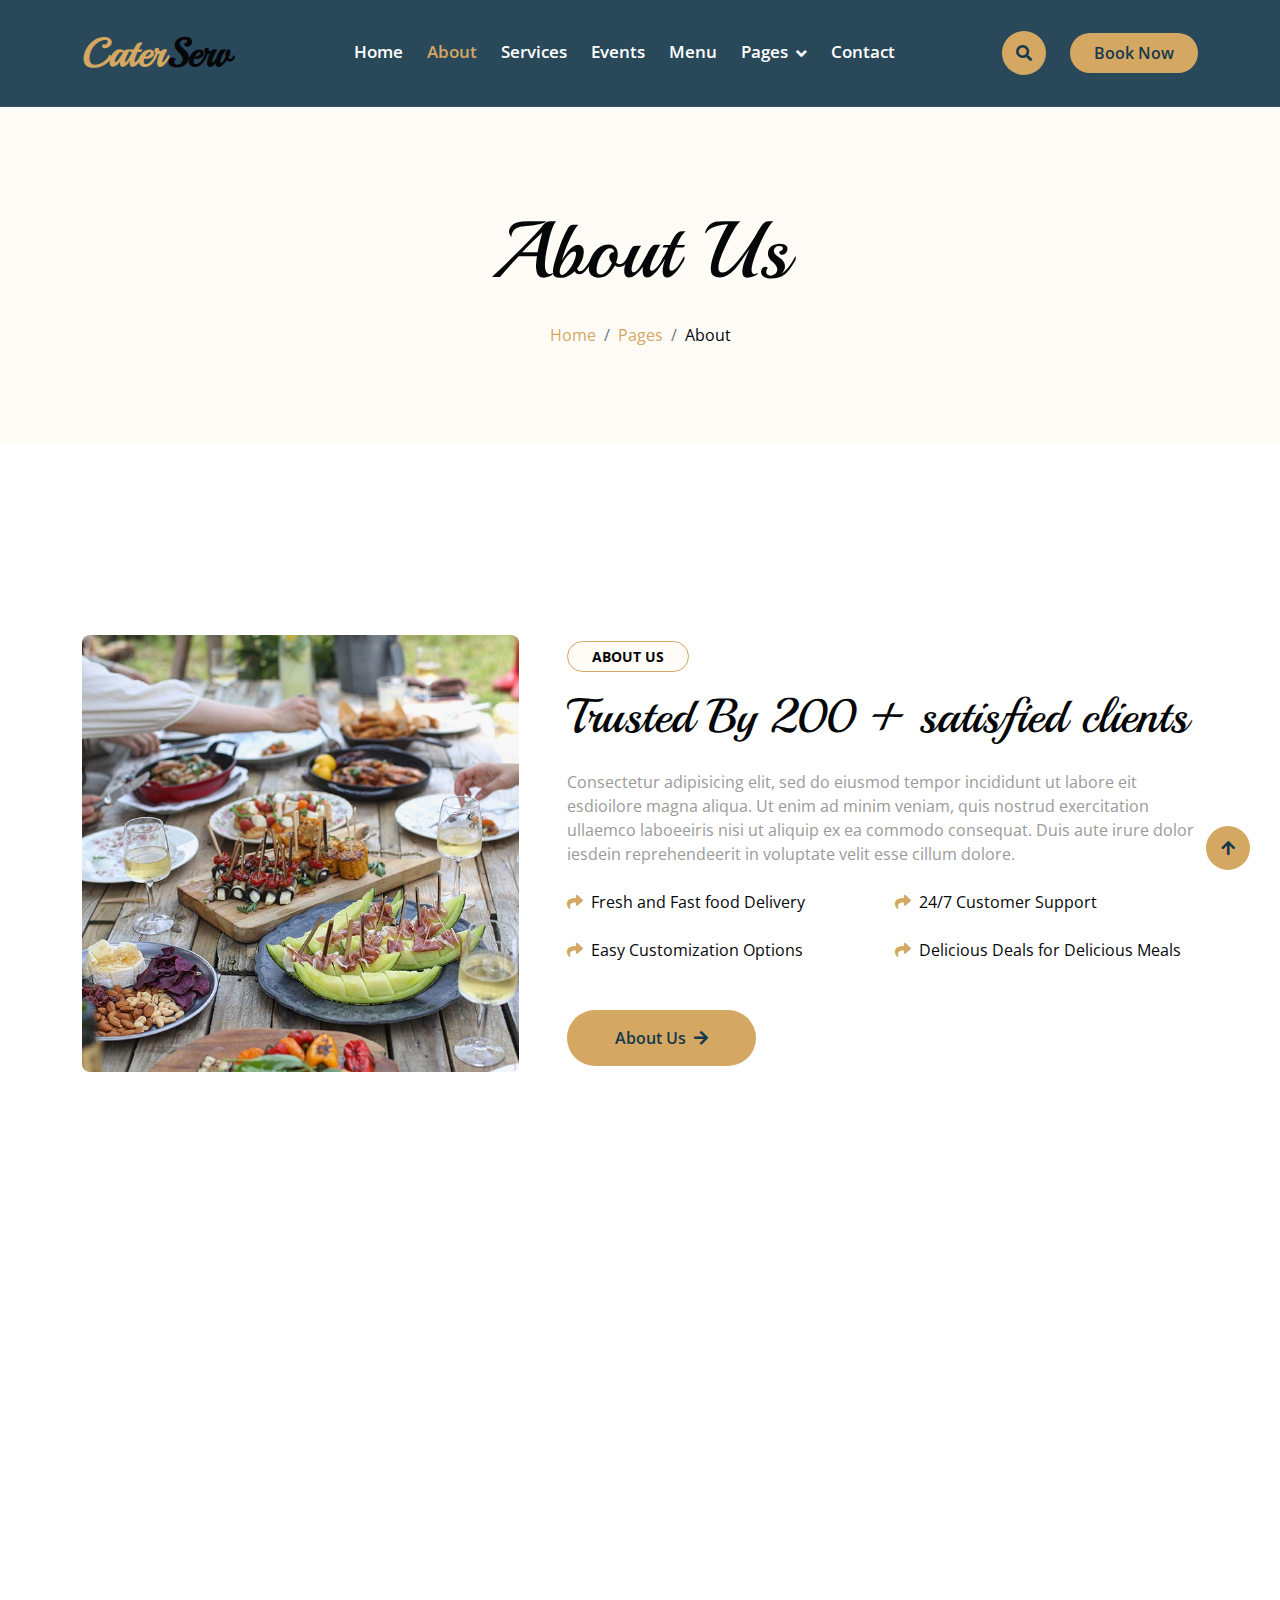
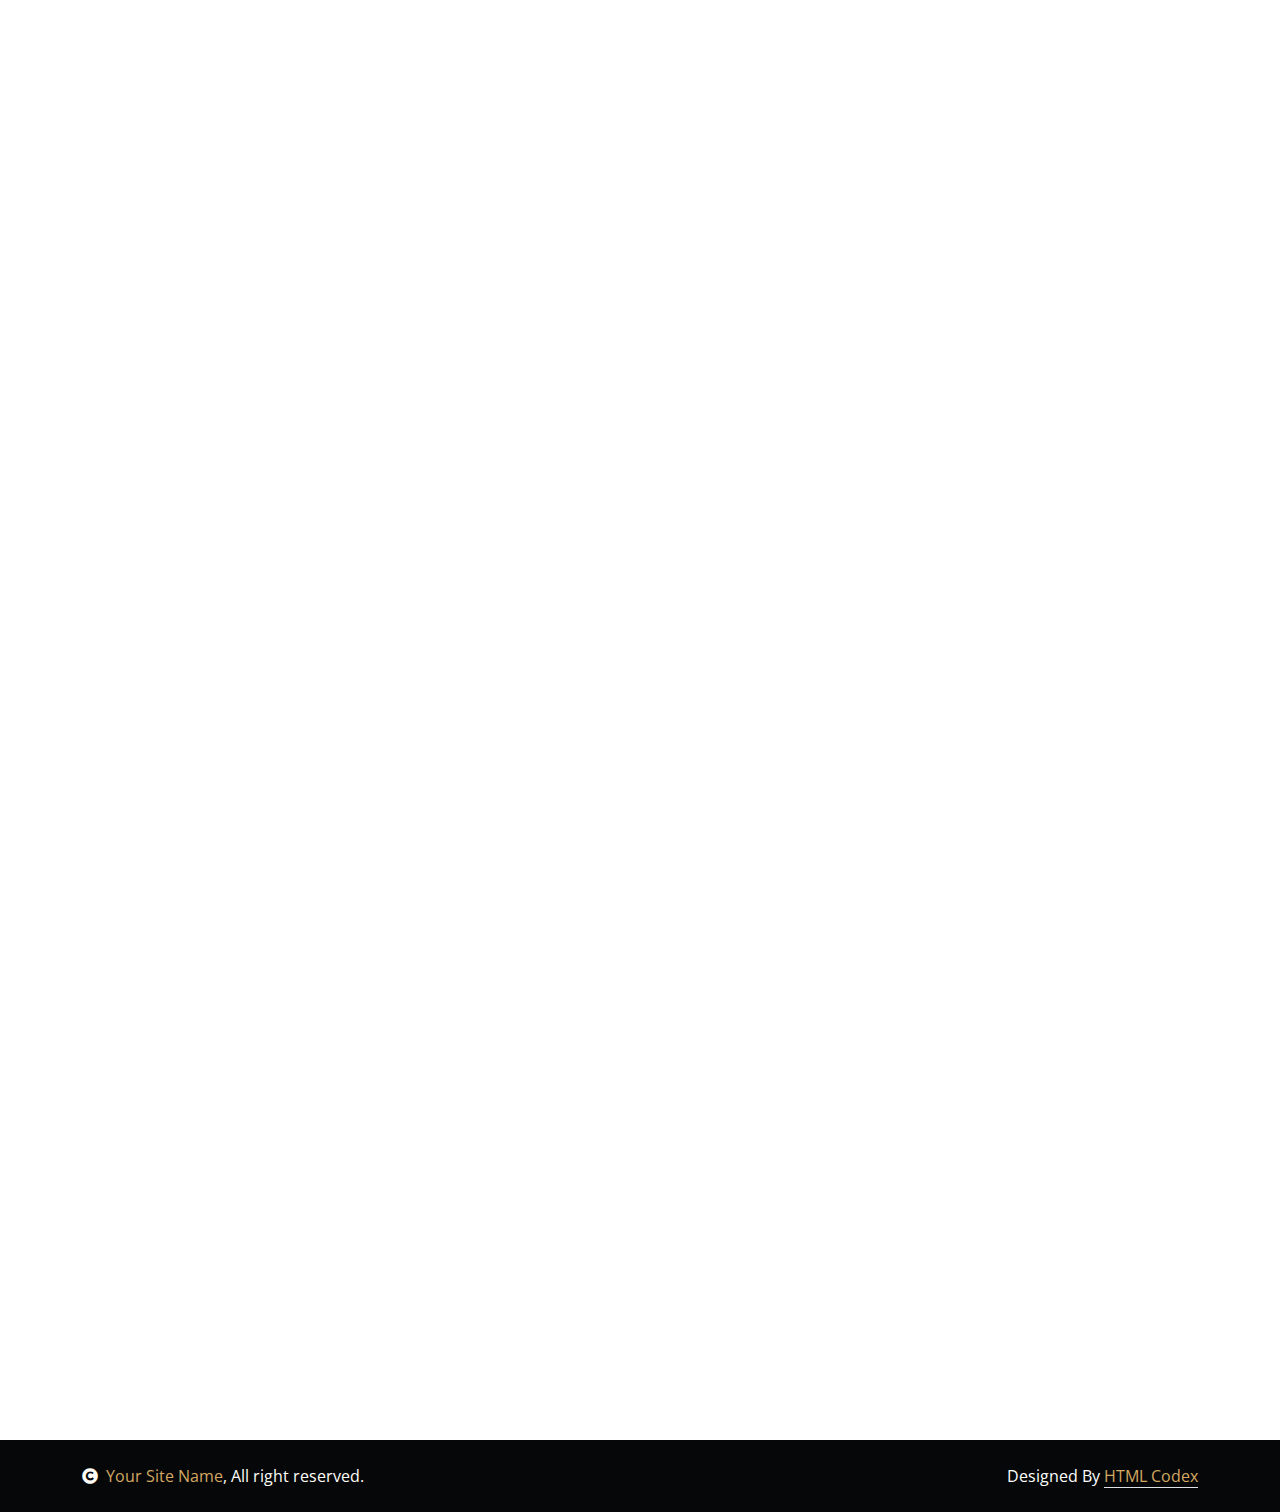
<file: about.html>
<!DOCTYPE html>
<html lang="en">

    <head>
        <meta charset="utf-8">
        <title>CaterServ - Catering Services Website Template</title>
        <meta content="width=device-width, initial-scale=1.0" name="viewport">
        <meta content="" name="keywords">
        <meta content="" name="description">

        <!-- Google Web Fonts -->
        <link rel="preconnect" href="https://fonts.googleapis.com">
        <link rel="preconnect" href="https://fonts.gstatic.com" crossorigin>
        <link href="https://fonts.googleapis.com/css2?family=Open+Sans:wght@400;600&family=Playball&display=swap" rel="stylesheet">

        <!-- Icon Font Stylesheet -->
        <link rel="stylesheet" href="https://use.fontawesome.com/releases/v5.15.4/css/all.css"/>
        <link href="https://cdn.jsdelivr.net/npm/bootstrap-icons@1.4.1/font/bootstrap-icons.css" rel="stylesheet">

        <!-- Libraries Stylesheet -->
        <link href="lib/animate/animate.min.css" rel="stylesheet">
        <link href="lib/lightbox/css/lightbox.min.css" rel="stylesheet">
        <link href="lib/owlcarousel/owl.carousel.min.css" rel="stylesheet">

        <!-- Customized Bootstrap Stylesheet -->
        <link href="css/bootstrap.min.css" rel="stylesheet">

        <!-- Template Stylesheet -->
        <link href="css/style.css" rel="stylesheet">
    </head>

    <body>

        <!-- Spinner Start -->
        <div id="spinner" class="show w-100 vh-100 bg-white position-fixed translate-middle top-50 start-50  d-flex align-items-center justify-content-center">
            <div class="spinner-grow text-primary" role="status"></div>
        </div>
        <!-- Spinner End -->


        <!-- Navbar start -->
        <div class="container-fluid nav-bar">
            <div class="container">
                <nav class="navbar navbar-light navbar-expand-lg py-4">
                    <a href="index.html" class="navbar-brand">
                        <h1 class="text-primary fw-bold mb-0">Cater<span class="text-dark">Serv</span> </h1>
                    </a>
                    <button class="navbar-toggler py-2 px-3" type="button" data-bs-toggle="collapse" data-bs-target="#navbarCollapse">
                        <span class="fa fa-bars text-primary"></span>
                    </button>
                    <div class="collapse navbar-collapse" id="navbarCollapse">
                        <div class="navbar-nav mx-auto">
                            <a href="index.html" class="nav-item nav-link">Home</a>
                            <a href="about.html" class="nav-item nav-link active">About</a>
                            <a href="service.html" class="nav-item nav-link">Services</a>
                            <a href="event.html" class="nav-item nav-link">Events</a>
                            <a href="menu.html" class="nav-item nav-link">Menu</a>
                            <div class="nav-item dropdown">
                                <a href="#" class="nav-link dropdown-toggle" data-bs-toggle="dropdown">Pages</a>
                                <div class="dropdown-menu bg-light">
                                    <a href="book.html" class="dropdown-item">Booking</a>
                                    <a href="blog.html" class="dropdown-item">Our Blog</a>
                                    <a href="team.html" class="dropdown-item">Our Team</a>
                                    <a href="testimonial.html" class="dropdown-item">Testimonial</a>
                                    <a href="404.html" class="dropdown-item">404 Page</a>
                                </div>
                            </div>
                            <a href="contact.html" class="nav-item nav-link">Contact</a>
                        </div>
                        <button class="btn-search btn btn-primary btn-md-square me-4 rounded-circle d-none d-lg-inline-flex" data-bs-toggle="modal" data-bs-target="#searchModal"><i class="fas fa-search"></i></button>
                        <a href="" class="btn btn-primary py-2 px-4 d-none d-xl-inline-block rounded-pill">Book Now</a>
                    </div>
                </nav>
            </div>
        </div>
        <!-- Navbar End -->


        <!-- Modal Search Start -->
        <div class="modal fade" id="searchModal" tabindex="-1" aria-labelledby="exampleModalLabel" aria-hidden="true">
            <div class="modal-dialog modal-fullscreen">
                <div class="modal-content rounded-0">
                    <div class="modal-header">
                        <h5 class="modal-title" id="exampleModalLabel">Search by keyword</h5>
                        <button type="button" class="btn-close" data-bs-dismiss="modal" aria-label="Close"></button>
                    </div>
                    <div class="modal-body d-flex align-items-center">
                        <div class="input-group w-75 mx-auto d-flex">
                            <input type="search" class="form-control bg-transparent p-3" placeholder="keywords" aria-describedby="search-icon-1">
                            <span id="search-icon-1" class="input-group-text p-3"><i class="fa fa-search"></i></span>
                        </div>
                    </div>
                </div>
            </div>
        </div>
        <!-- Modal Search End -->


        <!-- Hero Start -->
        <div class="container-fluid bg-light py-6 my-6 mt-0">
            <div class="container text-center animated bounceInDown">
                <h1 class="display-1 mb-4">About Us</h1>
                <ol class="breadcrumb justify-content-center mb-0 animated bounceInDown">
                    <li class="breadcrumb-item"><a href="#">Home</a></li>
                    <li class="breadcrumb-item"><a href="#">Pages</a></li>
                    <li class="breadcrumb-item text-dark" aria-current="page">About</li>
                </ol>
            </div>
        </div>
        <!-- Hero End -->


        <!-- About Satrt -->
        <div class="container-fluid py-6">
            <div class="container">
                <div class="row g-5 align-items-center">
                    <div class="col-lg-5 wow bounceInUp" data-wow-delay="0.1s">
                        <img src="img/about.jpg" class="img-fluid rounded" alt="">
                    </div>
                    <div class="col-lg-7 wow bounceInUp" data-wow-delay="0.3s">
                        <small class="d-inline-block fw-bold text-dark text-uppercase bg-light border border-primary rounded-pill px-4 py-1 mb-3">About Us</small>
                        <h1 class="display-5 mb-4">Trusted By 200 + satisfied clients</h1>
                        <p class="mb-4">Consectetur adipisicing elit, sed do eiusmod tempor incididunt ut labore eit esdioilore magna aliqua. Ut enim ad minim veniam, 
                            quis nostrud exercitation ullaemco laboeeiris nisi ut aliquip ex ea commodo consequat. Duis aute irure 
                            dolor iesdein reprehendeerit in voluptate velit esse cillum dolore.</p>
                        <div class="row g-4 text-dark mb-5">
                            <div class="col-sm-6">
                                <i class="fas fa-share text-primary me-2"></i>Fresh and Fast food Delivery
                            </div>
                            <div class="col-sm-6">
                                <i class="fas fa-share text-primary me-2"></i>24/7 Customer Support
                            </div>
                            <div class="col-sm-6">
                                <i class="fas fa-share text-primary me-2"></i>Easy Customization Options
                            </div>
                            <div class="col-sm-6">
                                <i class="fas fa-share text-primary me-2"></i>Delicious Deals for Delicious Meals
                            </div>
                        </div>
                        <a href="" class="btn btn-primary py-3 px-5 rounded-pill">About Us<i class="fas fa-arrow-right ps-2"></i></a>
                    </div>
                </div>
            </div>
        </div>
        <!-- About End -->


        <!-- Fact Start-->
        <div class="container-fluid faqt py-6">
            <div class="container">
                <div class="row g-4 align-items-center">
                    <div class="col-lg-7">
                       <div class="row g-4">
                            <div class="col-sm-4 wow bounceInUp" data-wow-delay="0.3s">
                                <div class="faqt-item bg-primary rounded p-4 text-center">
                                    <i class="fas fa-users fa-4x mb-4 text-white"></i>
                                    <h1 class="display-4 fw-bold" data-toggle="counter-up">689</h1>
                                    <p class="text-dark text-uppercase fw-bold mb-0">Happy Customers</p>
                                </div>
                            </div>
                            <div class="col-sm-4 wow bounceInUp" data-wow-delay="0.5s">
                                <div class="faqt-item bg-primary rounded p-4 text-center">
                                    <i class="fas fa-users-cog fa-4x mb-4 text-white"></i>
                                    <h1 class="display-4 fw-bold" data-toggle="counter-up">107</h1>
                                    <p class="text-dark text-uppercase fw-bold mb-0">Expert Chefs</p>
                                </div>
                            </div>
                            <div class="col-sm-4 wow bounceInUp" data-wow-delay="0.7s">
                                <div class="faqt-item bg-primary rounded p-4 text-center">
                                    <i class="fas fa-check fa-4x mb-4 text-white"></i>
                                    <h1 class="display-4 fw-bold" data-toggle="counter-up">253</h1>
                                    <p class="text-dark text-uppercase fw-bold mb-0">Events Complete</p>
                                </div>
                            </div>
                        </div>
                    </div>
                    <div class="col-lg-5 wow bounceInUp" data-wow-delay="0.1s">
                        <div class="video">
                            <button type="button" class="btn btn-play" data-bs-toggle="modal" data-src="https://www.youtube.com/embed/DWRcNpR6Kdc" data-bs-target="#videoModal">
                                <span></span>
                            </button>
                        </div>
                    </div>
                </div>
            </div>
        </div>
        <!-- Modal Video -->
        <div class="modal fade" id="videoModal" tabindex="-1" aria-labelledby="exampleModalLabel" aria-hidden="true">
            <div class="modal-dialog">
                <div class="modal-content rounded-0">
                    <div class="modal-header">
                        <h5 class="modal-title" id="exampleModalLabel">Youtube Video</h5>
                        <button type="button" class="btn-close" data-bs-dismiss="modal" aria-label="Close"></button>
                    </div>
                    <div class="modal-body">
                        <!-- 16:9 aspect ratio -->
                        <div class="ratio ratio-16x9">
                            <iframe class="embed-responsive-item" src="" id="video" allowfullscreen allowscriptaccess="always"
                                allow="autoplay"></iframe>
                        </div>
                    </div>
                </div>
            </div>
        </div>
        <!-- Fact End -->


        <!-- Team Start -->
        <div class="container-fluid team py-6">
            <div class="container">
                <div class="text-center wow bounceInUp" data-wow-delay="0.1s">
                    <small class="d-inline-block fw-bold text-dark text-uppercase bg-light border border-primary rounded-pill px-4 py-1 mb-3">Our Team</small>
                    <h1 class="display-5 mb-5">We have experienced chef Team</h1>
                </div>
                <div class="row g-4">
                    <div class="col-lg-3 col-md-6 wow bounceInUp" data-wow-delay="0.1s">
                        <div class="team-item rounded">
                            <img class="img-fluid rounded-top " src="img/team-1.jpg" alt="">
                            <div class="team-content text-center py-3 bg-dark rounded-bottom">
                                <h4 class="text-primary">Henry</h4>
                                <p class="text-white mb-0">Decoration Chef</p>
                            </div>
                            <div class="team-icon d-flex flex-column justify-content-center m-4">
                                <a class="share btn btn-primary btn-md-square rounded-circle mb-2" href=""><i class="fas fa-share-alt"></i></a>
                                <a class="share-link btn btn-primary btn-md-square rounded-circle mb-2" href=""><i class="fab fa-facebook-f"></i></a>
                                <a class="share-link btn btn-primary btn-md-square rounded-circle mb-2" href=""><i class="fab fa-twitter"></i></a>
                                <a class="share-link btn btn-primary btn-md-square rounded-circle mb-2" href=""><i class="fab fa-instagram"></i></a>
                            </div>
                        </div>
                    </div>
                    <div class="col-lg-3 col-md-6 wow bounceInUp" data-wow-delay="0.3s">
                        <div class="team-item rounded">
                            <img class="img-fluid rounded-top " src="img/team-2.jpg" alt="">
                            <div class="team-content text-center py-3 bg-dark rounded-bottom">
                                <h4 class="text-primary">Jemes Born</h4>
                                <p class="text-white mb-0">Executive Chef</p>
                            </div>
                            <div class="team-icon d-flex flex-column justify-content-center m-4">
                                <a class="share btn btn-primary btn-md-square rounded-circle mb-2" href=""><i class="fas fa-share-alt"></i></a>
                                <a class="share-link btn btn-primary btn-md-square rounded-circle mb-2" href=""><i class="fab fa-facebook-f"></i></a>
                                <a class="share-link btn btn-primary btn-md-square rounded-circle mb-2" href=""><i class="fab fa-twitter"></i></a>
                                <a class="share-link btn btn-primary btn-md-square rounded-circle mb-2" href=""><i class="fab fa-instagram"></i></a>
                            </div>
                        </div>
                    </div>
                    <div class="col-lg-3 col-md-6 wow bounceInUp" data-wow-delay="0.5s">
                        <div class="team-item rounded">
                            <img class="img-fluid rounded-top " src="img/team-3.jpg" alt="">
                            <div class="team-content text-center py-3 bg-dark rounded-bottom">
                                <h4 class="text-primary">Martin Hill</h4>
                                <p class="text-white mb-0">Kitchen Porter</p>
                            </div>
                            <div class="team-icon d-flex flex-column justify-content-center m-4">
                                <a class="share btn btn-primary btn-md-square rounded-circle mb-2" href=""><i class="fas fa-share-alt"></i></a>
                                <a class="share-link btn btn-primary btn-md-square rounded-circle mb-2" href=""><i class="fab fa-facebook-f"></i></a>
                                <a class="share-link btn btn-primary btn-md-square rounded-circle mb-2" href=""><i class="fab fa-twitter"></i></a>
                                <a class="share-link btn btn-primary btn-md-square rounded-circle mb-2" href=""><i class="fab fa-instagram"></i></a>
                            </div>
                        </div>
                    </div>
                    <div class="col-lg-3 col-md-6 wow bounceInUp" data-wow-delay="0.7s">
                        <div class="team-item rounded">
                            <img class="img-fluid rounded-top " src="img/team-4.jpg" alt="">
                            <div class="team-content text-center py-3 bg-dark rounded-bottom">
                                <h4 class="text-primary">Adam Smith</h4>
                                <p class="text-white mb-0">Head Chef</p>
                            </div>
                            <div class="team-icon d-flex flex-column justify-content-center m-4">
                                <a class="share btn btn-primary btn-md-square rounded-circle mb-2" href=""><i class="fas fa-share-alt"></i></a>
                                <a class="share-link btn btn-primary btn-md-square rounded-circle mb-2" href=""><i class="fab fa-facebook-f"></i></a>
                                <a class="share-link btn btn-primary btn-md-square rounded-circle mb-2" href=""><i class="fab fa-twitter"></i></a>
                                <a class="share-link btn btn-primary btn-md-square rounded-circle mb-2" href=""><i class="fab fa-instagram"></i></a>
                            </div>
                        </div>
                    </div>
                </div>
            </div>
        </div>
        <!-- Team End -->


        <!-- Footer Start -->
        <div class="container-fluid footer py-6 my-6 mb-0 bg-light wow bounceInUp" data-wow-delay="0.1s">
            <div class="container">
                <div class="row">
                    <div class="col-lg-3 col-md-6">
                        <div class="footer-item">
                            <h1 class="text-primary">Cater<span class="text-dark">Serv</span></h1>
                            <p class="lh-lg mb-4">There cursus massa at urnaaculis estieSed aliquamellus vitae ultrs condmentum leo massamollis its estiegittis miristum.</p>
                            <div class="footer-icon d-flex">
                                <a class="btn btn-primary btn-sm-square me-2 rounded-circle" href=""><i class="fab fa-facebook-f"></i></a>
                                <a class="btn btn-primary btn-sm-square me-2 rounded-circle" href=""><i class="fab fa-twitter"></i></a>
                                <a href="#" class="btn btn-primary btn-sm-square me-2 rounded-circle"><i class="fab fa-instagram"></i></a>
                                <a href="#" class="btn btn-primary btn-sm-square rounded-circle"><i class="fab fa-linkedin-in"></i></a>
                            </div>
                        </div>
                    </div>
                    <div class="col-lg-3 col-md-6">
                        <div class="footer-item">
                            <h4 class="mb-4">Special Facilities</h4>
                            <div class="d-flex flex-column align-items-start">
                                <a class="text-body mb-3" href=""><i class="fa fa-check text-primary me-2"></i>Cheese Burger</a>
                                <a class="text-body mb-3" href=""><i class="fa fa-check text-primary me-2"></i>Sandwich</a>
                                <a class="text-body mb-3" href=""><i class="fa fa-check text-primary me-2"></i>Panner Burger</a>
                                <a class="text-body mb-3" href=""><i class="fa fa-check text-primary me-2"></i>Special Sweets</a>
                            </div>
                        </div>
                    </div>
                    <div class="col-lg-3 col-md-6">
                        <div class="footer-item">
                            <h4 class="mb-4">Contact Us</h4>
                            <div class="d-flex flex-column align-items-start">
                                <p><i class="fa fa-map-marker-alt text-primary me-2"></i> 123 Street, New York, USA</p>
                                <p><i class="fa fa-phone-alt text-primary me-2"></i> (+012) 3456 7890 123</p>
                                <p><i class="fas fa-envelope text-primary me-2"></i> info@example.com</p>
                                <p><i class="fa fa-clock text-primary me-2"></i> 26/7 Hours Service</p>
                            </div>
                        </div>
                    </div>
                    <div class="col-lg-3 col-md-6">
                        <div class="footer-item">
                            <h4 class="mb-4">Social Gallery</h4>
                            <div class="row g-2">
                                <div class="col-4">
                                     <img src="img/menu-01.jpg" class="img-fluid rounded-circle border border-primary p-2" alt="">
                                </div>
                                <div class="col-4">
                                     <img src="img/menu-02.jpg" class="img-fluid rounded-circle border border-primary p-2" alt="">
                                </div>
                                <div class="col-4">
                                     <img src="img/menu-03.jpg" class="img-fluid rounded-circle border border-primary p-2" alt="">
                                </div>
                                <div class="col-4">
                                     <img src="img/menu-04.jpg" class="img-fluid rounded-circle border border-primary p-2" alt="">
                                </div>
                                <div class="col-4">
                                     <img src="img/menu-05.jpg" class="img-fluid rounded-circle border border-primary p-2" alt="">
                                </div>
                                <div class="col-4">
                                     <img src="img/menu-06.jpg" class="img-fluid rounded-circle border border-primary p-2" alt="">
                                </div>
                            </div>
                        </div>
                    </div>
                </div>
            </div>
        </div>
        <!-- Footer End -->


        <!-- Copyright Start -->
        <div class="container-fluid copyright bg-dark py-4">
            <div class="container">
                <div class="row">
                    <div class="col-md-6 text-center text-md-start mb-3 mb-md-0">
                        <span class="text-light"><a href="#"><i class="fas fa-copyright text-light me-2"></i>Your Site Name</a>, All right reserved.</span>
                    </div>
                    <div class="col-md-6 my-auto text-center text-md-end text-white">
                        <!--/*** This template is free as long as you keep the below author’s credit link/attribution link/backlink. ***/-->
                        <!--/*** If you'd like to use the template without the below author’s credit link/attribution link/backlink, ***/-->
                        <!--/*** you can purchase the Credit Removal License from " /credit-removal". ***/-->
                        Designed By <a class="border-bottom" href=" ">HTML Codex</a>
                    </div>
                </div>
            </div>
        </div>
        <!-- Copyright End -->


        <!-- Back to Top -->
        <a href="#" class="btn btn-md-square btn-primary rounded-circle back-to-top"><i class="fa fa-arrow-up"></i></a>   

        
        <!-- JavaScript Libraries -->
        <script src="https://ajax.googleapis.com/ajax/libs/jquery/1.12.4/jquery.min.js"></script>
        <script src="https://cdn.jsdelivr.net/npm/bootstrap@5.0.0/dist/js/bootstrap.bundle.min.js"></script>
        <script src="lib/wow/wow.min.js"></script>
        <script src="lib/easing/easing.min.js"></script>
        <script src="lib/waypoints/waypoints.min.js"></script>
        <script src="lib/counterup/counterup.min.js"></script>
        <script src="lib/lightbox/js/lightbox.min.js"></script>
        <script src="lib/owlcarousel/owl.carousel.min.js"></script>

        <!-- Template Javascript -->
        <script src="js/main.js"></script>
    </body>
</html>
</file>
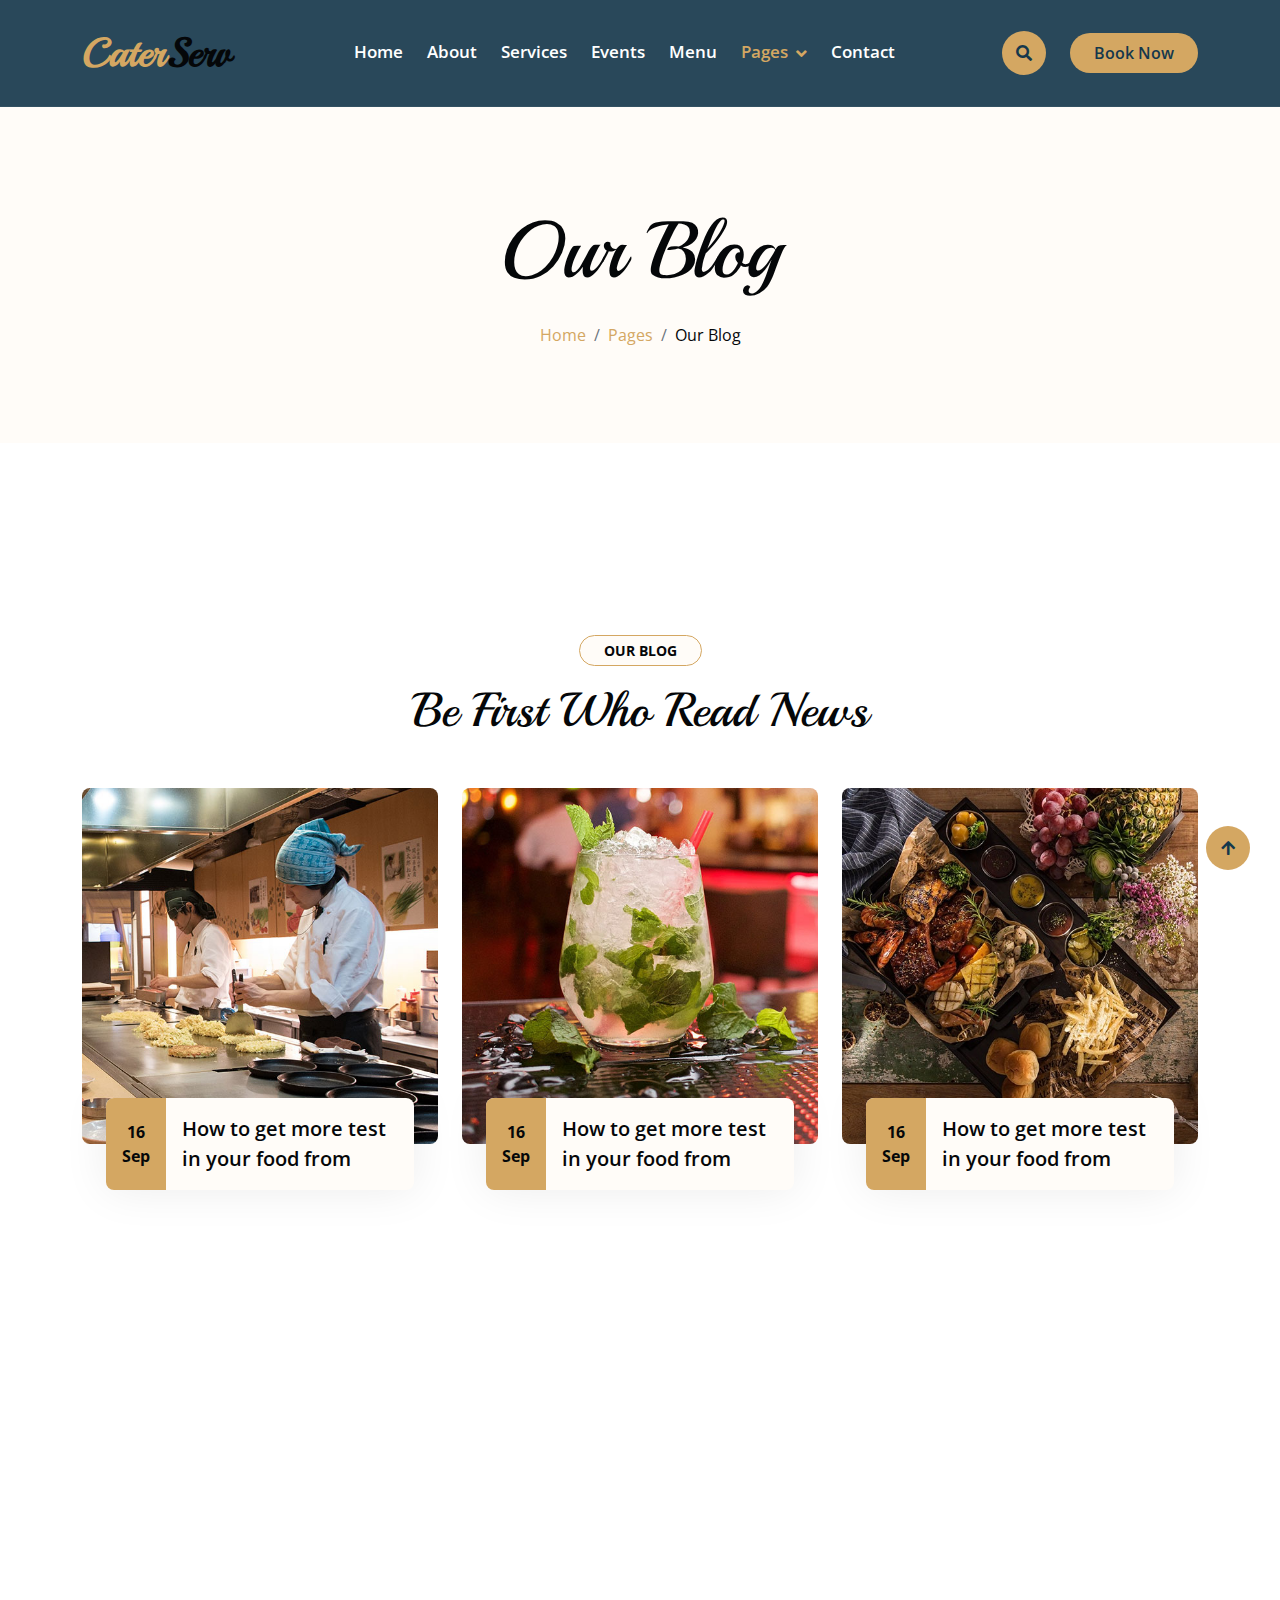
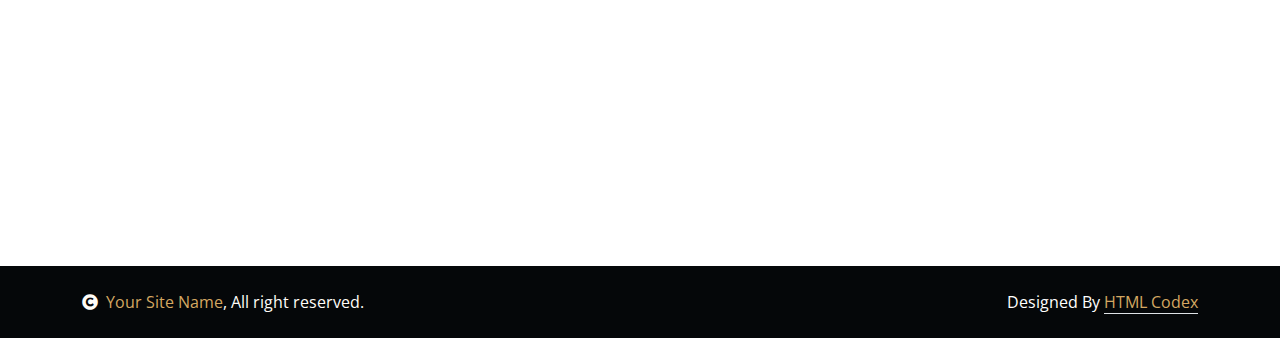
<file: blog.html>
<!DOCTYPE html>
<html lang="en">

    <head>
        <meta charset="utf-8">
        <title>CaterServ - Catering Services Website Template</title>
        <meta content="width=device-width, initial-scale=1.0" name="viewport">
        <meta content="" name="keywords">
        <meta content="" name="description">

        <!-- Google Web Fonts -->
        <link rel="preconnect" href="https://fonts.googleapis.com">
        <link rel="preconnect" href="https://fonts.gstatic.com" crossorigin>
        <link href="https://fonts.googleapis.com/css2?family=Open+Sans:wght@400;600&family=Playball&display=swap" rel="stylesheet">

        <!-- Icon Font Stylesheet -->
        <link rel="stylesheet" href="https://use.fontawesome.com/releases/v5.15.4/css/all.css"/>
        <link href="https://cdn.jsdelivr.net/npm/bootstrap-icons@1.4.1/font/bootstrap-icons.css" rel="stylesheet">

        <!-- Libraries Stylesheet -->
        <link href="lib/animate/animate.min.css" rel="stylesheet">
        <link href="lib/lightbox/css/lightbox.min.css" rel="stylesheet">
        <link href="lib/owlcarousel/owl.carousel.min.css" rel="stylesheet">

        <!-- Customized Bootstrap Stylesheet -->
        <link href="css/bootstrap.min.css" rel="stylesheet">

        <!-- Template Stylesheet -->
        <link href="css/style.css" rel="stylesheet">
    </head>

    <body>

        <!-- Spinner Start -->
        <div id="spinner" class="show w-100 vh-100 bg-white position-fixed translate-middle top-50 start-50  d-flex align-items-center justify-content-center">
            <div class="spinner-grow text-primary" role="status"></div>
        </div>
        <!-- Spinner End -->


        <!-- Navbar start -->
        <div class="container-fluid nav-bar">
            <div class="container">
                <nav class="navbar navbar-light navbar-expand-lg py-4">
                    <a href="index.html" class="navbar-brand">
                        <h1 class="text-primary fw-bold mb-0">Cater<span class="text-dark">Serv</span> </h1>
                    </a>
                    <button class="navbar-toggler py-2 px-3" type="button" data-bs-toggle="collapse" data-bs-target="#navbarCollapse">
                        <span class="fa fa-bars text-primary"></span>
                    </button>
                    <div class="collapse navbar-collapse" id="navbarCollapse">
                        <div class="navbar-nav mx-auto">
                            <a href="index.html" class="nav-item nav-link">Home</a>
                            <a href="about.html" class="nav-item nav-link">About</a>
                            <a href="service.html" class="nav-item nav-link">Services</a>
                            <a href="event.html" class="nav-item nav-link">Events</a>
                            <a href="menu.html" class="nav-item nav-link">Menu</a>
                            <div class="nav-item dropdown">
                                <a href="#" class="nav-link dropdown-toggle active" data-bs-toggle="dropdown">Pages</a>
                                <div class="dropdown-menu bg-light">
                                    <a href="book.html" class="dropdown-item">Booking</a>
                                    <a href="blog.html" class="dropdown-item active">Our Blog</a>
                                    <a href="team.html" class="dropdown-item">Our Team</a>
                                    <a href="testimonial.html" class="dropdown-item">Testimonial</a>
                                    <a href="404.html" class="dropdown-item">404 Page</a>
                                </div>
                            </div>
                            <a href="contact.html" class="nav-item nav-link">Contact</a>
                        </div>
                        <button class="btn-search btn btn-primary btn-md-square me-4 rounded-circle d-none d-lg-inline-flex" data-bs-toggle="modal" data-bs-target="#searchModal"><i class="fas fa-search"></i></button>
                        <a href="" class="btn btn-primary py-2 px-4 d-none d-xl-inline-block rounded-pill">Book Now</a>
                    </div>
                </nav>
            </div>
        </div>
        <!-- Navbar End -->


        <!-- Modal Search Start -->
        <div class="modal fade" id="searchModal" tabindex="-1" aria-labelledby="exampleModalLabel" aria-hidden="true">
            <div class="modal-dialog modal-fullscreen">
                <div class="modal-content rounded-0">
                    <div class="modal-header">
                        <h5 class="modal-title" id="exampleModalLabel">Search by keyword</h5>
                        <button type="button" class="btn-close" data-bs-dismiss="modal" aria-label="Close"></button>
                    </div>
                    <div class="modal-body d-flex align-items-center">
                        <div class="input-group w-75 mx-auto d-flex">
                            <input type="search" class="form-control bg-transparent p-3" placeholder="keywords" aria-describedby="search-icon-1">
                            <span id="search-icon-1" class="input-group-text p-3"><i class="fa fa-search"></i></span>
                        </div>
                    </div>
                </div>
            </div>
        </div>
        <!-- Modal Search End -->


        <!-- Hero Start -->
        <div class="container-fluid bg-light py-6 my-6 mt-0">
            <div class="container text-center animated bounceInDown">
                <h1 class="display-1 mb-4">Our Blog</h1>
                <ol class="breadcrumb justify-content-center mb-0 animated bounceInDown">
                    <li class="breadcrumb-item"><a href="#">Home</a></li>
                    <li class="breadcrumb-item"><a href="#">Pages</a></li>
                    <li class="breadcrumb-item text-dark" aria-current="page">Our Blog</li>
                </ol>
            </div>
        </div>
        <!-- Hero End -->


        <!-- Blog Start -->
        <div class="container-fluid blog py-6">
            <div class="container">
                <div class="text-center wow bounceInUp" data-wow-delay="0.1s">
                    <small class="d-inline-block fw-bold text-dark text-uppercase bg-light border border-primary rounded-pill px-4 py-1 mb-3">Our Blog</small>
                    <h1 class="display-5 mb-5">Be First Who Read News</h1>
                </div>
                <div class="row gx-4 justify-content-center">
                    <div class="col-md-6 col-lg-4 wow bounceInUp" data-wow-delay="0.1s">
                        <div class="blog-item">
                            <div class="overflow-hidden rounded">
                                <img src="img/blog-1.jpg" class="img-fluid w-100" alt="">
                            </div>
                            <div class="blog-content mx-4 d-flex rounded bg-light">
                                <div class="text-dark bg-primary rounded-start">
                                    <div class="h-100 p-3 d-flex flex-column justify-content-center text-center">
                                        <p class="fw-bold mb-0">16</p>
                                        <p class="fw-bold mb-0">Sep</p>
                                    </div>
                                </div>
                                <a href="#" class="h5 lh-base my-auto h-100 p-3">How to get more test in your food from</a>
                            </div>
                        </div>
                    </div>
                    <div class="col-md-6 col-lg-4 wow bounceInUp" data-wow-delay="0.3s">
                        <div class="blog-item">
                            <div class="overflow-hidden rounded">
                                <img src="img/blog-2.jpg" class="img-fluid w-100" alt="">
                            </div>
                            <div class="blog-content mx-4 d-flex rounded bg-light">
                                <div class="text-dark bg-primary rounded-start">
                                    <div class="h-100 p-3 d-flex flex-column justify-content-center text-center">
                                        <p class="fw-bold mb-0">16</p>
                                        <p class="fw-bold mb-0">Sep</p>
                                    </div>
                                </div>
                                <a href="#" class="h5 lh-base my-auto h-100 p-3">How to get more test in your food from</a>
                            </div>
                        </div>
                    </div>
                    <div class="col-md-6 col-lg-4 wow bounceInUp" data-wow-delay="0.5s">
                        <div class="blog-item">
                            <div class="overflow-hidden rounded">
                                <img src="img/blog-3.jpg" class="img-fluid w-100" alt="">
                            </div>
                            <div class="blog-content mx-4 d-flex rounded bg-light">
                                <div class="text-dark bg-primary rounded-start">
                                    <div class="h-100 p-3 d-flex flex-column justify-content-center text-center">
                                        <p class="fw-bold mb-0">16</p>
                                        <p class="fw-bold mb-0">Sep</p>
                                    </div>
                                </div>
                                <a href="#" class="h5 lh-base my-auto h-100 p-3">How to get more test in your food from</a>
                            </div>
                        </div>
                    </div>
                </div>
            </div>
        </div>
        <!-- Blog End -->


        <!-- Footer Start -->
        <div class="container-fluid footer py-6 my-6 mb-0 bg-light wow bounceInUp" data-wow-delay="0.1s">
            <div class="container">
                <div class="row">
                    <div class="col-lg-3 col-md-6">
                        <div class="footer-item">
                            <h1 class="text-primary">Cater<span class="text-dark">Serv</span></h1>
                            <p class="lh-lg mb-4">There cursus massa at urnaaculis estieSed aliquamellus vitae ultrs condmentum leo massamollis its estiegittis miristum.</p>
                            <div class="footer-icon d-flex">
                                <a class="btn btn-primary btn-sm-square me-2 rounded-circle" href=""><i class="fab fa-facebook-f"></i></a>
                                <a class="btn btn-primary btn-sm-square me-2 rounded-circle" href=""><i class="fab fa-twitter"></i></a>
                                <a href="#" class="btn btn-primary btn-sm-square me-2 rounded-circle"><i class="fab fa-instagram"></i></a>
                                <a href="#" class="btn btn-primary btn-sm-square rounded-circle"><i class="fab fa-linkedin-in"></i></a>
                            </div>
                        </div>
                    </div>
                    <div class="col-lg-3 col-md-6">
                        <div class="footer-item">
                            <h4 class="mb-4">Special Facilities</h4>
                            <div class="d-flex flex-column align-items-start">
                                <a class="text-body mb-3" href=""><i class="fa fa-check text-primary me-2"></i>Cheese Burger</a>
                                <a class="text-body mb-3" href=""><i class="fa fa-check text-primary me-2"></i>Sandwich</a>
                                <a class="text-body mb-3" href=""><i class="fa fa-check text-primary me-2"></i>Panner Burger</a>
                                <a class="text-body mb-3" href=""><i class="fa fa-check text-primary me-2"></i>Special Sweets</a>
                            </div>
                        </div>
                    </div>
                    <div class="col-lg-3 col-md-6">
                        <div class="footer-item">
                            <h4 class="mb-4">Contact Us</h4>
                            <div class="d-flex flex-column align-items-start">
                                <p><i class="fa fa-map-marker-alt text-primary me-2"></i> 123 Street, New York, USA</p>
                                <p><i class="fa fa-phone-alt text-primary me-2"></i> (+012) 3456 7890 123</p>
                                <p><i class="fas fa-envelope text-primary me-2"></i> info@example.com</p>
                                <p><i class="fa fa-clock text-primary me-2"></i> 26/7 Hours Service</p>
                            </div>
                        </div>
                    </div>
                    <div class="col-lg-3 col-md-6">
                        <div class="footer-item">
                            <h4 class="mb-4">Social Gallery</h4>
                            <div class="row g-2">
                                <div class="col-4">
                                     <img src="img/menu-01.jpg" class="img-fluid rounded-circle border border-primary p-2" alt="">
                                </div>
                                <div class="col-4">
                                     <img src="img/menu-02.jpg" class="img-fluid rounded-circle border border-primary p-2" alt="">
                                </div>
                                <div class="col-4">
                                     <img src="img/menu-03.jpg" class="img-fluid rounded-circle border border-primary p-2" alt="">
                                </div>
                                <div class="col-4">
                                     <img src="img/menu-04.jpg" class="img-fluid rounded-circle border border-primary p-2" alt="">
                                </div>
                                <div class="col-4">
                                     <img src="img/menu-05.jpg" class="img-fluid rounded-circle border border-primary p-2" alt="">
                                </div>
                                <div class="col-4">
                                     <img src="img/menu-06.jpg" class="img-fluid rounded-circle border border-primary p-2" alt="">
                                </div>
                            </div>
                        </div>
                    </div>
                </div>
            </div>
        </div>
        <!-- Footer End -->


        <!-- Copyright Start -->
        <div class="container-fluid copyright bg-dark py-4">
            <div class="container">
                <div class="row">
                    <div class="col-md-6 text-center text-md-start mb-3 mb-md-0">
                        <span class="text-light"><a href="#"><i class="fas fa-copyright text-light me-2"></i>Your Site Name</a>, All right reserved.</span>
                    </div>
                    <div class="col-md-6 my-auto text-center text-md-end text-white">
                        <!--/*** This template is free as long as you keep the below author’s credit link/attribution link/backlink. ***/-->
                        <!--/*** If you'd like to use the template without the below author’s credit link/attribution link/backlink, ***/-->
                        <!--/*** you can purchase the Credit Removal License from " /credit-removal". ***/-->
                        Designed By <a class="border-bottom" href=" ">HTML Codex</a>
                    </div>
                </div>
            </div>
        </div>
        <!-- Copyright End -->


        <!-- Back to Top -->
        <a href="#" class="btn btn-md-square btn-primary rounded-circle back-to-top"><i class="fa fa-arrow-up"></i></a>   

        
    <!-- JavaScript Libraries -->
    <script src="https://ajax.googleapis.com/ajax/libs/jquery/1.12.4/jquery.min.js"></script>
    <script src="https://cdn.jsdelivr.net/npm/bootstrap@5.0.0/dist/js/bootstrap.bundle.min.js"></script>
    <script src="lib/wow/wow.min.js"></script>
    <script src="lib/easing/easing.min.js"></script>
    <script src="lib/waypoints/waypoints.min.js"></script>
    <script src="lib/counterup/counterup.min.js"></script>
    <script src="lib/lightbox/js/lightbox.min.js"></script>
    <script src="lib/owlcarousel/owl.carousel.min.js"></script>

    <!-- Template Javascript -->
    <script src="js/main.js"></script>
    </body>

</html>
</file>
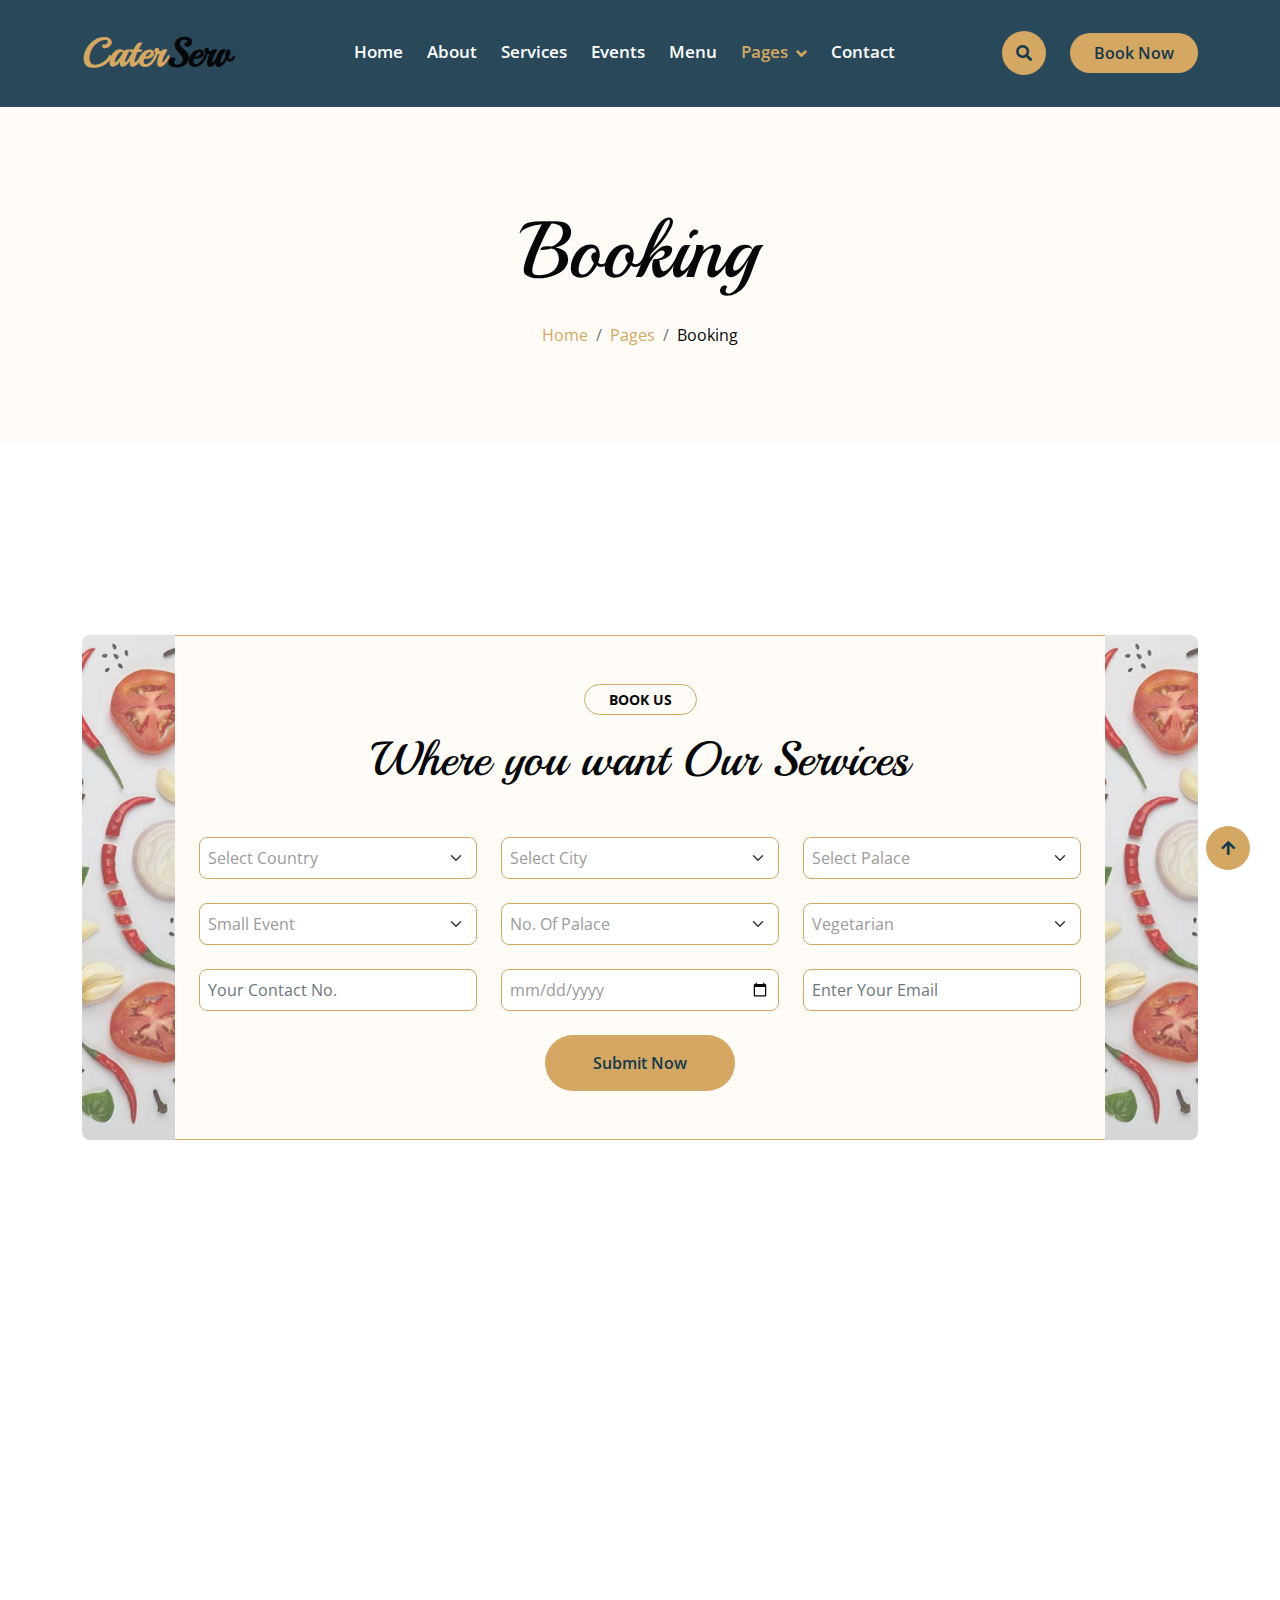
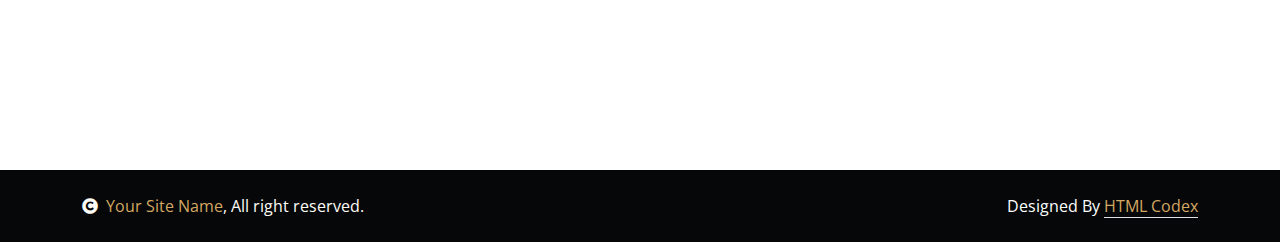
<file: book.html>
<!DOCTYPE html>
<html lang="en">

    <head>
        <meta charset="utf-8">
        <title>CaterServ - Catering Services Website Template</title>
        <meta content="width=device-width, initial-scale=1.0" name="viewport">
        <meta content="" name="keywords">
        <meta content="" name="description">

        <!-- Google Web Fonts -->
        <link rel="preconnect" href="https://fonts.googleapis.com">
        <link rel="preconnect" href="https://fonts.gstatic.com" crossorigin>
        <link href="https://fonts.googleapis.com/css2?family=Open+Sans:wght@400;600&family=Playball&display=swap" rel="stylesheet">

        <!-- Icon Font Stylesheet -->
        <link rel="stylesheet" href="https://use.fontawesome.com/releases/v5.15.4/css/all.css"/>
        <link href="https://cdn.jsdelivr.net/npm/bootstrap-icons@1.4.1/font/bootstrap-icons.css" rel="stylesheet">

        <!-- Libraries Stylesheet -->
        <link href="lib/animate/animate.min.css" rel="stylesheet">
        <link href="lib/lightbox/css/lightbox.min.css" rel="stylesheet">
        <link href="lib/owlcarousel/owl.carousel.min.css" rel="stylesheet">

        <!-- Customized Bootstrap Stylesheet -->
        <link href="css/bootstrap.min.css" rel="stylesheet">

        <!-- Template Stylesheet -->
        <link href="css/style.css" rel="stylesheet">
    </head>

    <body>

        <!-- Spinner Start -->
        <div id="spinner" class="show w-100 vh-100 bg-white position-fixed translate-middle top-50 start-50  d-flex align-items-center justify-content-center">
            <div class="spinner-grow text-primary" role="status"></div>
        </div>
        <!-- Spinner End -->


        <!-- Navbar start -->
        <div class="container-fluid nav-bar">
            <div class="container">
                <nav class="navbar navbar-light navbar-expand-lg py-4">
                    <a href="index.html" class="navbar-brand">
                        <h1 class="text-primary fw-bold mb-0">Cater<span class="text-dark">Serv</span> </h1>
                    </a>
                    <button class="navbar-toggler py-2 px-3" type="button" data-bs-toggle="collapse" data-bs-target="#navbarCollapse">
                        <span class="fa fa-bars text-primary"></span>
                    </button>
                    <div class="collapse navbar-collapse" id="navbarCollapse">
                        <div class="navbar-nav mx-auto">
                            <a href="index.html" class="nav-item nav-link">Home</a>
                            <a href="about.html" class="nav-item nav-link">About</a>
                            <a href="service.html" class="nav-item nav-link">Services</a>
                            <a href="event.html" class="nav-item nav-link">Events</a>
                            <a href="menu.html" class="nav-item nav-link">Menu</a>
                            <div class="nav-item dropdown">
                                <a href="#" class="nav-link dropdown-toggle active" data-bs-toggle="dropdown">Pages</a>
                                <div class="dropdown-menu bg-light">
                                    <a href="book.html" class="dropdown-item active">Booking</a>
                                    <a href="blog.html" class="dropdown-item">Our Blog</a>
                                    <a href="team.html" class="dropdown-item">Our Team</a>
                                    <a href="testimonial.html" class="dropdown-item">Testimonial</a>
                                    <a href="404.html" class="dropdown-item">404 Page</a>
                                </div>
                            </div>
                            <a href="contact.html" class="nav-item nav-link">Contact</a>
                        </div>
                        <button class="btn-search btn btn-primary btn-md-square me-4 rounded-circle d-none d-lg-inline-flex" data-bs-toggle="modal" data-bs-target="#searchModal"><i class="fas fa-search"></i></button>
                        <a href="" class="btn btn-primary py-2 px-4 d-none d-xl-inline-block rounded-pill">Book Now</a>
                    </div>
                </nav>
            </div>
        </div>
        <!-- Navbar End -->


        <!-- Modal Search Start -->
        <div class="modal fade" id="searchModal" tabindex="-1" aria-labelledby="exampleModalLabel" aria-hidden="true">
            <div class="modal-dialog modal-fullscreen">
                <div class="modal-content rounded-0">
                    <div class="modal-header">
                        <h5 class="modal-title" id="exampleModalLabel">Search by keyword</h5>
                        <button type="button" class="btn-close" data-bs-dismiss="modal" aria-label="Close"></button>
                    </div>
                    <div class="modal-body d-flex align-items-center">
                        <div class="input-group w-75 mx-auto d-flex">
                            <input type="search" class="form-control bg-transparent p-3" placeholder="keywords" aria-describedby="search-icon-1">
                            <span id="search-icon-1" class="input-group-text p-3"><i class="fa fa-search"></i></span>
                        </div>
                    </div>
                </div>
            </div>
        </div>
        <!-- Modal Search End -->


        <!-- Hero Start -->
        <div class="container-fluid bg-light py-6 my-6 mt-0">
            <div class="container text-center animated bounceInDown">
                <h1 class="display-1 mb-4">Booking</h1>
                <ol class="breadcrumb justify-content-center mb-0 animated bounceInDown">
                    <li class="breadcrumb-item"><a href="#">Home</a></li>
                    <li class="breadcrumb-item"><a href="#">Pages</a></li>
                    <li class="breadcrumb-item text-dark" aria-current="page">Booking</li>
                </ol>
            </div>
        </div>
        <!-- Hero End -->


        <!-- Book Us Start -->
        <div class="container-fluid contact py-6 wow bounceInUp" data-wow-delay="0.1s">
            <div class="container">
                <div class="row g-0">
                    <div class="col-1">
                        <img src="img/background-site.jpg" class="img-fluid h-100 w-100 rounded-start" style="object-fit: cover; opacity: 0.7;" alt="">
                    </div>
                    <div class="col-10">
                        <div class="border-bottom border-top border-primary bg-light py-5 px-4">
                            <div class="text-center">
                                <small class="d-inline-block fw-bold text-dark text-uppercase bg-light border border-primary rounded-pill px-4 py-1 mb-3">Book Us</small>
                                <h1 class="display-5 mb-5">Where you want Our Services</h1>
                            </div>
                            <div class="row g-4 form">
                                <div class="col-lg-4 col-md-6">
                                    <select class="form-select border-primary p-2" aria-label="Default select example">
                                        <option selected>Select Country</option>
                                        <option value="1">USA</option>
                                        <option value="2">UK</option>
                                        <option value="3">India</option>
                                    </select>
                                </div>
                                <div class="col-lg-4 col-md-6">
                                    <select class="form-select border-primary p-2" aria-label="Default select example">
                                        <option selected>Select City</option>
                                        <option value="1">Depend On Country</option>
                                        <option value="2">UK</option>
                                        <option value="3">India</option>
                                    </select>
                                </div>
                                <div class="col-lg-4 col-md-6">
                                    <select class="form-select border-primary p-2" aria-label="Default select example">
                                        <option selected>Select Palace</option>
                                        <option value="1">Depend On Country</option>
                                        <option value="2">UK</option>
                                        <option value="3">India</option>
                                    </select>
                                </div>
                                <div class="col-lg-4 col-md-6">
                                    <select class="form-select border-primary p-2" aria-label="Default select example">
                                        <option selected>Small Event</option>
                                        <option value="1">Event Type</option>
                                        <option value="2">Big Event</option>
                                        <option value="3">Small Event</option>
                                    </select>
                                </div>
                                <div class="col-lg-4 col-md-6">
                                    <select class="form-select border-primary p-2" aria-label="Default select example">
                                        <option selected>No. Of Palace</option>
                                        <option value="1">100-200</option>
                                        <option value="2">300-400</option>
                                        <option value="3">500-600</option>
                                        <option value="4">700-800</option>
                                        <option value="5">900-1000</option>
                                        <option value="6">1000+</option>
                                    </select>
                                </div>
                                <div class="col-lg-4 col-md-6">
                                    <select class="form-select border-primary p-2" aria-label="Default select example">
                                        <option selected>Vegetarian</option>
                                        <option value="1">Vegetarian</option>
                                        <option value="2">Non Vegetarian</option>
                                    </select>
                                </div>
                                <div class="col-lg-4 col-md-6">
                                    <input type="mobile" class="form-control border-primary p-2" placeholder="Your Contact No.">
                                </div>
                                <div class="col-lg-4 col-md-6">
                                    <input type="date" class="form-control border-primary p-2" placeholder="Select Date">
                                </div>
                                <div class="col-lg-4 col-md-6">
                                    <input type="email" class="form-control border-primary p-2" placeholder="Enter Your Email">
                                </div>
                                <div class="col-12 text-center">
                                    <button type="submit" class="btn btn-primary px-5 py-3 rounded-pill">Submit Now</button>
                                </div>
                            </div>
                        </div>
                    </div>
                    <div class="col-1">
                        <img src="img/background-site.jpg" class="img-fluid h-100 w-100 rounded-end" style="object-fit: cover; opacity: 0.7;" alt="">
                    </div>
                </div>
            </div>
        </div>
        <!-- Book Us End -->


        <!-- Footer Start -->
        <div class="container-fluid footer py-6 my-6 mb-0 bg-light wow bounceInUp" data-wow-delay="0.1s">
            <div class="container">
                <div class="row">
                    <div class="col-lg-3 col-md-6">
                        <div class="footer-item">
                            <h1 class="text-primary">Cater<span class="text-dark">Serv</span></h1>
                            <p class="lh-lg mb-4">There cursus massa at urnaaculis estieSed aliquamellus vitae ultrs condmentum leo massamollis its estiegittis miristum.</p>
                            <div class="footer-icon d-flex">
                                <a class="btn btn-primary btn-sm-square me-2 rounded-circle" href=""><i class="fab fa-facebook-f"></i></a>
                                <a class="btn btn-primary btn-sm-square me-2 rounded-circle" href=""><i class="fab fa-twitter"></i></a>
                                <a href="#" class="btn btn-primary btn-sm-square me-2 rounded-circle"><i class="fab fa-instagram"></i></a>
                                <a href="#" class="btn btn-primary btn-sm-square rounded-circle"><i class="fab fa-linkedin-in"></i></a>
                            </div>
                        </div>
                    </div>
                    <div class="col-lg-3 col-md-6">
                        <div class="footer-item">
                            <h4 class="mb-4">Special Facilities</h4>
                            <div class="d-flex flex-column align-items-start">
                                <a class="text-body mb-3" href=""><i class="fa fa-check text-primary me-2"></i>Cheese Burger</a>
                                <a class="text-body mb-3" href=""><i class="fa fa-check text-primary me-2"></i>Sandwich</a>
                                <a class="text-body mb-3" href=""><i class="fa fa-check text-primary me-2"></i>Panner Burger</a>
                                <a class="text-body mb-3" href=""><i class="fa fa-check text-primary me-2"></i>Special Sweets</a>
                            </div>
                        </div>
                    </div>
                    <div class="col-lg-3 col-md-6">
                        <div class="footer-item">
                            <h4 class="mb-4">Contact Us</h4>
                            <div class="d-flex flex-column align-items-start">
                                <p><i class="fa fa-map-marker-alt text-primary me-2"></i> 123 Street, New York, USA</p>
                                <p><i class="fa fa-phone-alt text-primary me-2"></i> (+012) 3456 7890 123</p>
                                <p><i class="fas fa-envelope text-primary me-2"></i> info@example.com</p>
                                <p><i class="fa fa-clock text-primary me-2"></i> 26/7 Hours Service</p>
                            </div>
                        </div>
                    </div>
                    <div class="col-lg-3 col-md-6">
                        <div class="footer-item">
                            <h4 class="mb-4">Social Gallery</h4>
                            <div class="row g-2">
                                <div class="col-4">
                                     <img src="img/menu-01.jpg" class="img-fluid rounded-circle border border-primary p-2" alt="">
                                </div>
                                <div class="col-4">
                                     <img src="img/menu-02.jpg" class="img-fluid rounded-circle border border-primary p-2" alt="">
                                </div>
                                <div class="col-4">
                                     <img src="img/menu-03.jpg" class="img-fluid rounded-circle border border-primary p-2" alt="">
                                </div>
                                <div class="col-4">
                                     <img src="img/menu-04.jpg" class="img-fluid rounded-circle border border-primary p-2" alt="">
                                </div>
                                <div class="col-4">
                                     <img src="img/menu-05.jpg" class="img-fluid rounded-circle border border-primary p-2" alt="">
                                </div>
                                <div class="col-4">
                                     <img src="img/menu-06.jpg" class="img-fluid rounded-circle border border-primary p-2" alt="">
                                </div>
                            </div>
                        </div>
                    </div>
                </div>
            </div>
        </div>
        <!-- Footer End -->


        <!-- Copyright Start -->
        <div class="container-fluid copyright bg-dark py-4">
            <div class="container">
                <div class="row">
                    <div class="col-md-6 text-center text-md-start mb-3 mb-md-0">
                        <span class="text-light"><a href="#"><i class="fas fa-copyright text-light me-2"></i>Your Site Name</a>, All right reserved.</span>
                    </div>
                    <div class="col-md-6 my-auto text-center text-md-end text-white">
                        <!--/*** This template is free as long as you keep the below author’s credit link/attribution link/backlink. ***/-->
                        <!--/*** If you'd like to use the template without the below author’s credit link/attribution link/backlink, ***/-->
                        <!--/*** you can purchase the Credit Removal License from " /credit-removal". ***/-->
                        Designed By <a class="border-bottom" href=" ">HTML Codex</a>
                    </div>
                </div>
            </div>
        </div>
        <!-- Copyright End -->


        <!-- Back to Top -->
        <a href="#" class="btn btn-md-square btn-primary rounded-circle back-to-top"><i class="fa fa-arrow-up"></i></a>   

        
    <!-- JavaScript Libraries -->
    <script src="https://ajax.googleapis.com/ajax/libs/jquery/1.12.4/jquery.min.js"></script>
    <script src="https://cdn.jsdelivr.net/npm/bootstrap@5.0.0/dist/js/bootstrap.bundle.min.js"></script>
    <script src="lib/wow/wow.min.js"></script>
    <script src="lib/easing/easing.min.js"></script>
    <script src="lib/waypoints/waypoints.min.js"></script>
    <script src="lib/counterup/counterup.min.js"></script>
    <script src="lib/lightbox/js/lightbox.min.js"></script>
    <script src="lib/owlcarousel/owl.carousel.min.js"></script>

    <!-- Template Javascript -->
    <script src="js/main.js"></script>
    </body>

</html>
</file>
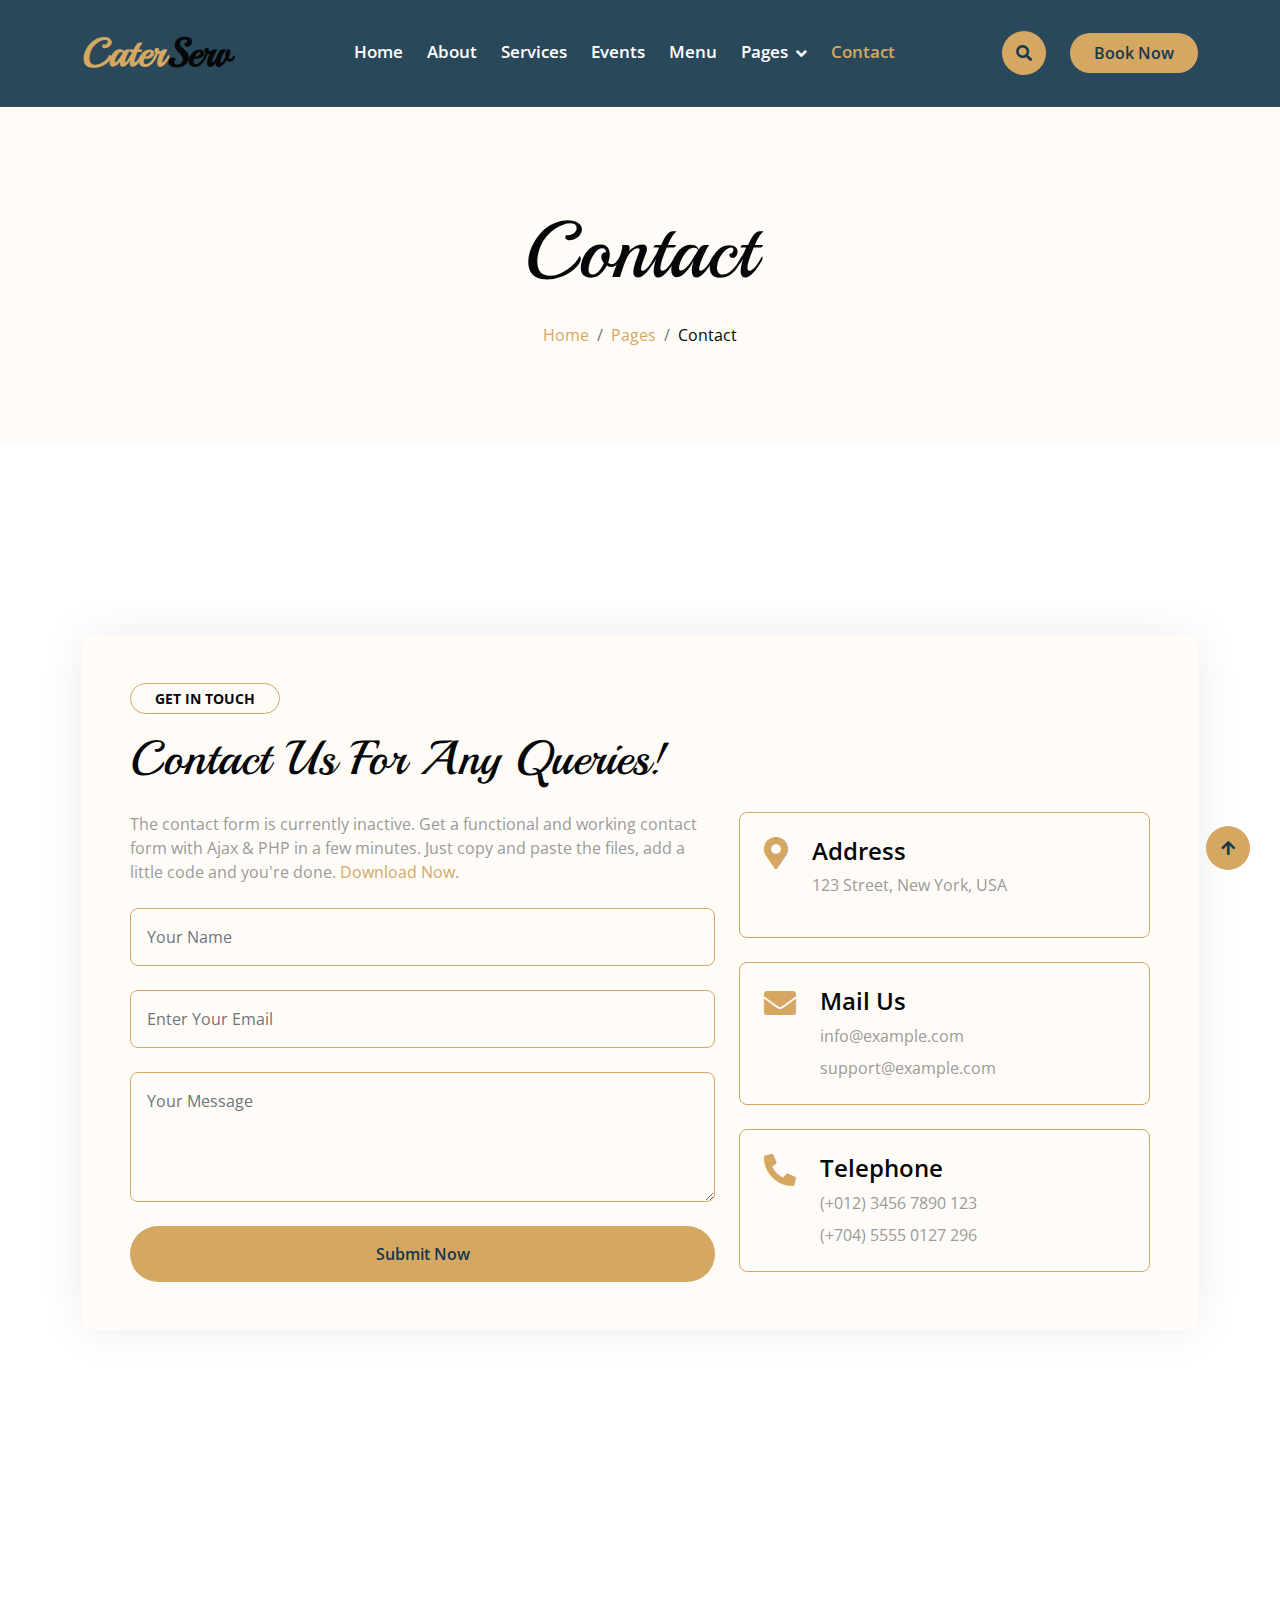
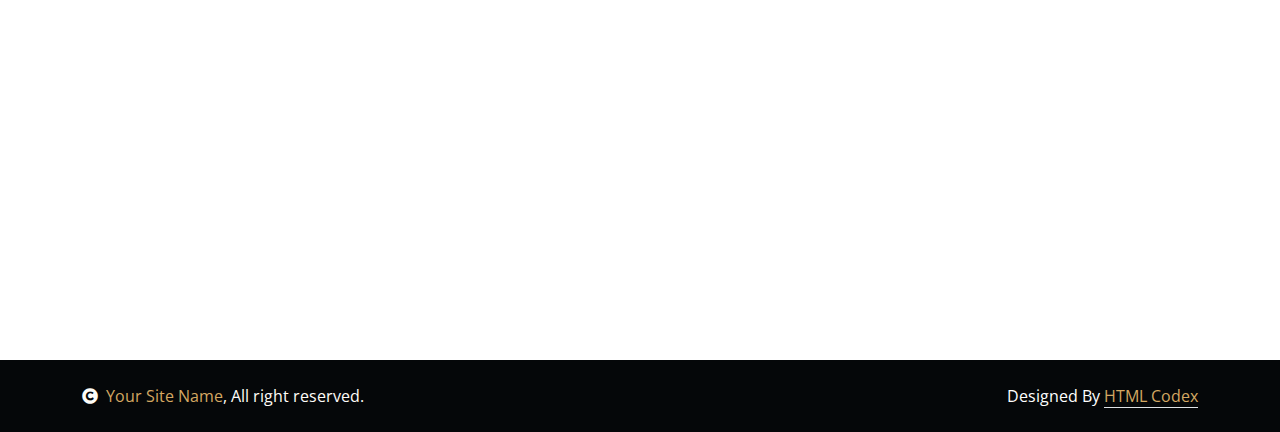
<file: contact.html>
<!DOCTYPE html>
<html lang="en">

    <head>
        <meta charset="utf-8">
        <title>CaterServ - Catering Services Website Template</title>
        <meta content="width=device-width, initial-scale=1.0" name="viewport">
        <meta content="" name="keywords">
        <meta content="" name="description">

        <!-- Google Web Fonts -->
        <link rel="preconnect" href="https://fonts.googleapis.com">
        <link rel="preconnect" href="https://fonts.gstatic.com" crossorigin>
        <link href="https://fonts.googleapis.com/css2?family=Open+Sans:wght@400;600&family=Playball&display=swap" rel="stylesheet">

        <!-- Icon Font Stylesheet -->
        <link rel="stylesheet" href="https://use.fontawesome.com/releases/v5.15.4/css/all.css"/>
        <link href="https://cdn.jsdelivr.net/npm/bootstrap-icons@1.4.1/font/bootstrap-icons.css" rel="stylesheet">

        <!-- Libraries Stylesheet -->
        <link href="lib/animate/animate.min.css" rel="stylesheet">
        <link href="lib/lightbox/css/lightbox.min.css" rel="stylesheet">
        <link href="lib/owlcarousel/owl.carousel.min.css" rel="stylesheet">

        <!-- Customized Bootstrap Stylesheet -->
        <link href="css/bootstrap.min.css" rel="stylesheet">

        <!-- Template Stylesheet -->
        <link href="css/style.css" rel="stylesheet">
    </head>

    <body>

        <!-- Spinner Start -->
        <div id="spinner" class="show w-100 vh-100 bg-white position-fixed translate-middle top-50 start-50  d-flex align-items-center justify-content-center">
            <div class="spinner-grow text-primary" role="status"></div>
        </div>
        <!-- Spinner End -->


        <!-- Navbar start -->
        <div class="container-fluid nav-bar">
            <div class="container">
                <nav class="navbar navbar-light navbar-expand-lg py-4">
                    <a href="index.html" class="navbar-brand">
                        <h1 class="text-primary fw-bold mb-0">Cater<span class="text-dark">Serv</span> </h1>
                    </a>
                    <button class="navbar-toggler py-2 px-3" type="button" data-bs-toggle="collapse" data-bs-target="#navbarCollapse">
                        <span class="fa fa-bars text-primary"></span>
                    </button>
                    <div class="collapse navbar-collapse" id="navbarCollapse">
                        <div class="navbar-nav mx-auto">
                            <a href="index.html" class="nav-item nav-link">Home</a>
                            <a href="about.html" class="nav-item nav-link">About</a>
                            <a href="service.html" class="nav-item nav-link">Services</a>
                            <a href="event.html" class="nav-item nav-link">Events</a>
                            <a href="menu.html" class="nav-item nav-link">Menu</a>
                            <div class="nav-item dropdown">
                                <a href="#" class="nav-link dropdown-toggle" data-bs-toggle="dropdown">Pages</a>
                                <div class="dropdown-menu bg-light">
                                    <a href="book.html" class="dropdown-item">Booking</a>
                                    <a href="blog.html" class="dropdown-item">Our Blog</a>
                                    <a href="team.html" class="dropdown-item">Our Team</a>
                                    <a href="testimonial.html" class="dropdown-item">Testimonial</a>
                                    <a href="404.html" class="dropdown-item">404 Page</a>
                                </div>
                            </div>
                            <a href="contact.html" class="nav-item nav-link active">Contact</a>
                        </div>
                        <button class="btn-search btn btn-primary btn-md-square me-4 rounded-circle d-none d-lg-inline-flex" data-bs-toggle="modal" data-bs-target="#searchModal"><i class="fas fa-search"></i></button>
                        <a href="" class="btn btn-primary py-2 px-4 d-none d-xl-inline-block rounded-pill">Book Now</a>
                    </div>
                </nav>
            </div>
        </div>
        <!-- Navbar End -->


        <!-- Modal Search Start -->
        <div class="modal fade" id="searchModal" tabindex="-1" aria-labelledby="exampleModalLabel" aria-hidden="true">
            <div class="modal-dialog modal-fullscreen">
                <div class="modal-content rounded-0">
                    <div class="modal-header">
                        <h5 class="modal-title" id="exampleModalLabel">Search by keyword</h5>
                        <button type="button" class="btn-close" data-bs-dismiss="modal" aria-label="Close"></button>
                    </div>
                    <div class="modal-body d-flex align-items-center">
                        <div class="input-group w-75 mx-auto d-flex">
                            <input type="search" class="form-control bg-transparent p-3" placeholder="keywords" aria-describedby="search-icon-1">
                            <span id="search-icon-1" class="input-group-text p-3"><i class="fa fa-search"></i></span>
                        </div>
                    </div>
                </div>
            </div>
        </div>
        <!-- Modal Search End -->


        <!-- Hero Start -->
        <div class="container-fluid bg-light py-6 my-6 mt-0">
            <div class="container text-center animated bounceInDown">
                <h1 class="display-1 mb-4">Contact</h1>
                <ol class="breadcrumb justify-content-center mb-0 animated bounceInDown">
                    <li class="breadcrumb-item"><a href="#">Home</a></li>
                    <li class="breadcrumb-item"><a href="#">Pages</a></li>
                    <li class="breadcrumb-item text-dark" aria-current="page">Contact</li>
                </ol>
            </div>
        </div>
        <!-- Hero End -->


        <!-- Contact Start -->
        <div class="container-fluid contact py-6 wow bounceInUp" data-wow-delay="0.1s">
            <div class="container">
                <div class="p-5 bg-light rounded contact-form">
                    <div class="row g-4">
                        <div class="col-12">
                            <small class="d-inline-block fw-bold text-dark text-uppercase bg-light border border-primary rounded-pill px-4 py-1 mb-3">Get in touch</small>
                            <h1 class="display-5 mb-0">Contact Us For Any Queries!</h1>
                        </div>
                        <div class="col-md-6 col-lg-7">
                            <p class="mb-4">The contact form is currently inactive. Get a functional and working contact form with Ajax & PHP in a few minutes. Just copy and paste the files, add a little code and you're done. <a href=" /contact-form">Download Now</a>.</p>
                            <form>
                                <input type="text" class="w-100 form-control p-3 mb-4 border-primary bg-light" placeholder="Your Name">
                                <input type="email" class="w-100 form-control p-3 mb-4 border-primary bg-light" placeholder="Enter Your Email">
                                <textarea class="w-100 form-control mb-4 p-3 border-primary bg-light" rows="4" cols="10" placeholder="Your Message"></textarea>
                                <button class="w-100 btn btn-primary form-control p-3 border-primary bg-primary rounded-pill" type="submit">Submit Now</button>
                            </form>
                        </div>
                        <div class="col-md-6 col-lg-5">
                            <div>
                                <div class="d-inline-flex w-100 border border-primary p-4 rounded mb-4">
                                    <i class="fas fa-map-marker-alt fa-2x text-primary me-4"></i>
                                    <div class="">
                                        <h4>Address</h4>
                                        <p>123 Street, New York, USA</p>
                                    </div>
                                </div>
                                <div class="d-inline-flex w-100 border border-primary p-4 rounded mb-4">
                                    <i class="fas fa-envelope fa-2x text-primary me-4"></i>
                                    <div class="">
                                        <h4>Mail Us</h4>
                                        <p class="mb-2">info@example.com</p>
                                        <p class="mb-0">support@example.com</p>
                                    </div>
                                </div>
                                <div class="d-inline-flex w-100 border border-primary p-4 rounded">
                                    <i class="fa fa-phone-alt fa-2x text-primary me-4"></i>
                                    <div class="">
                                        <h4>Telephone</h4>
                                        <p class="mb-2">(+012) 3456 7890 123</p>
                                        <p class="mb-0">(+704) 5555 0127 296</p>
                                    </div>
                                </div>
                            </div>
                        </div>
                    </div>
                </div>
            </div>
        </div>
        <!-- Contact End -->


        <!-- Footer Start -->
        <div class="container-fluid footer py-6 my-6 mb-0 bg-light wow bounceInUp" data-wow-delay="0.1s">
            <div class="container">
                <div class="row">
                    <div class="col-lg-3 col-md-6">
                        <div class="footer-item">
                            <h1 class="text-primary">Cater<span class="text-dark">Serv</span></h1>
                            <p class="lh-lg mb-4">There cursus massa at urnaaculis estieSed aliquamellus vitae ultrs condmentum leo massamollis its estiegittis miristum.</p>
                            <div class="footer-icon d-flex">
                                <a class="btn btn-primary btn-sm-square me-2 rounded-circle" href=""><i class="fab fa-facebook-f"></i></a>
                                <a class="btn btn-primary btn-sm-square me-2 rounded-circle" href=""><i class="fab fa-twitter"></i></a>
                                <a href="#" class="btn btn-primary btn-sm-square me-2 rounded-circle"><i class="fab fa-instagram"></i></a>
                                <a href="#" class="btn btn-primary btn-sm-square rounded-circle"><i class="fab fa-linkedin-in"></i></a>
                            </div>
                        </div>
                    </div>
                    <div class="col-lg-3 col-md-6">
                        <div class="footer-item">
                            <h4 class="mb-4">Special Facilities</h4>
                            <div class="d-flex flex-column align-items-start">
                                <a class="text-body mb-3" href=""><i class="fa fa-check text-primary me-2"></i>Cheese Burger</a>
                                <a class="text-body mb-3" href=""><i class="fa fa-check text-primary me-2"></i>Sandwich</a>
                                <a class="text-body mb-3" href=""><i class="fa fa-check text-primary me-2"></i>Panner Burger</a>
                                <a class="text-body mb-3" href=""><i class="fa fa-check text-primary me-2"></i>Special Sweets</a>
                            </div>
                        </div>
                    </div>
                    <div class="col-lg-3 col-md-6">
                        <div class="footer-item">
                            <h4 class="mb-4">Contact Us</h4>
                            <div class="d-flex flex-column align-items-start">
                                <p><i class="fa fa-map-marker-alt text-primary me-2"></i> 123 Street, New York, USA</p>
                                <p><i class="fa fa-phone-alt text-primary me-2"></i> (+012) 3456 7890 123</p>
                                <p><i class="fas fa-envelope text-primary me-2"></i> info@example.com</p>
                                <p><i class="fa fa-clock text-primary me-2"></i> 26/7 Hours Service</p>
                            </div>
                        </div>
                    </div>
                    <div class="col-lg-3 col-md-6">
                        <div class="footer-item">
                            <h4 class="mb-4">Social Gallery</h4>
                            <div class="row g-2">
                                <div class="col-4">
                                     <img src="img/menu-01.jpg" class="img-fluid rounded-circle border border-primary p-2" alt="">
                                </div>
                                <div class="col-4">
                                     <img src="img/menu-02.jpg" class="img-fluid rounded-circle border border-primary p-2" alt="">
                                </div>
                                <div class="col-4">
                                     <img src="img/menu-03.jpg" class="img-fluid rounded-circle border border-primary p-2" alt="">
                                </div>
                                <div class="col-4">
                                     <img src="img/menu-04.jpg" class="img-fluid rounded-circle border border-primary p-2" alt="">
                                </div>
                                <div class="col-4">
                                     <img src="img/menu-05.jpg" class="img-fluid rounded-circle border border-primary p-2" alt="">
                                </div>
                                <div class="col-4">
                                     <img src="img/menu-06.jpg" class="img-fluid rounded-circle border border-primary p-2" alt="">
                                </div>
                            </div>
                        </div>
                    </div>
                </div>
            </div>
        </div>
        <!-- Footer End -->


        <!-- Copyright Start -->
        <div class="container-fluid copyright bg-dark py-4">
            <div class="container">
                <div class="row">
                    <div class="col-md-6 text-center text-md-start mb-3 mb-md-0">
                        <span class="text-light"><a href="#"><i class="fas fa-copyright text-light me-2"></i>Your Site Name</a>, All right reserved.</span>
                    </div>
                    <div class="col-md-6 my-auto text-center text-md-end text-white">
                        <!--/*** This template is free as long as you keep the below author’s credit link/attribution link/backlink. ***/-->
                        <!--/*** If you'd like to use the template without the below author’s credit link/attribution link/backlink, ***/-->
                        <!--/*** you can purchase the Credit Removal License from " /credit-removal". ***/-->
                        Designed By <a class="border-bottom" href=" ">HTML Codex</a>
                    </div>
                </div>
            </div>
        </div>
        <!-- Copyright End -->


        <!-- Back to Top -->
        <a href="#" class="btn btn-md-square btn-primary rounded-circle back-to-top"><i class="fa fa-arrow-up"></i></a>   

        
    <!-- JavaScript Libraries -->
    <script src="https://ajax.googleapis.com/ajax/libs/jquery/1.12.4/jquery.min.js"></script>
    <script src="https://cdn.jsdelivr.net/npm/bootstrap@5.0.0/dist/js/bootstrap.bundle.min.js"></script>
    <script src="lib/wow/wow.min.js"></script>
    <script src="lib/easing/easing.min.js"></script>
    <script src="lib/waypoints/waypoints.min.js"></script>
    <script src="lib/counterup/counterup.min.js"></script>
    <script src="lib/lightbox/js/lightbox.min.js"></script>
    <script src="lib/owlcarousel/owl.carousel.min.js"></script>

    <!-- Template Javascript -->
    <script src="js/main.js"></script>
    </body>

</html>
</file>
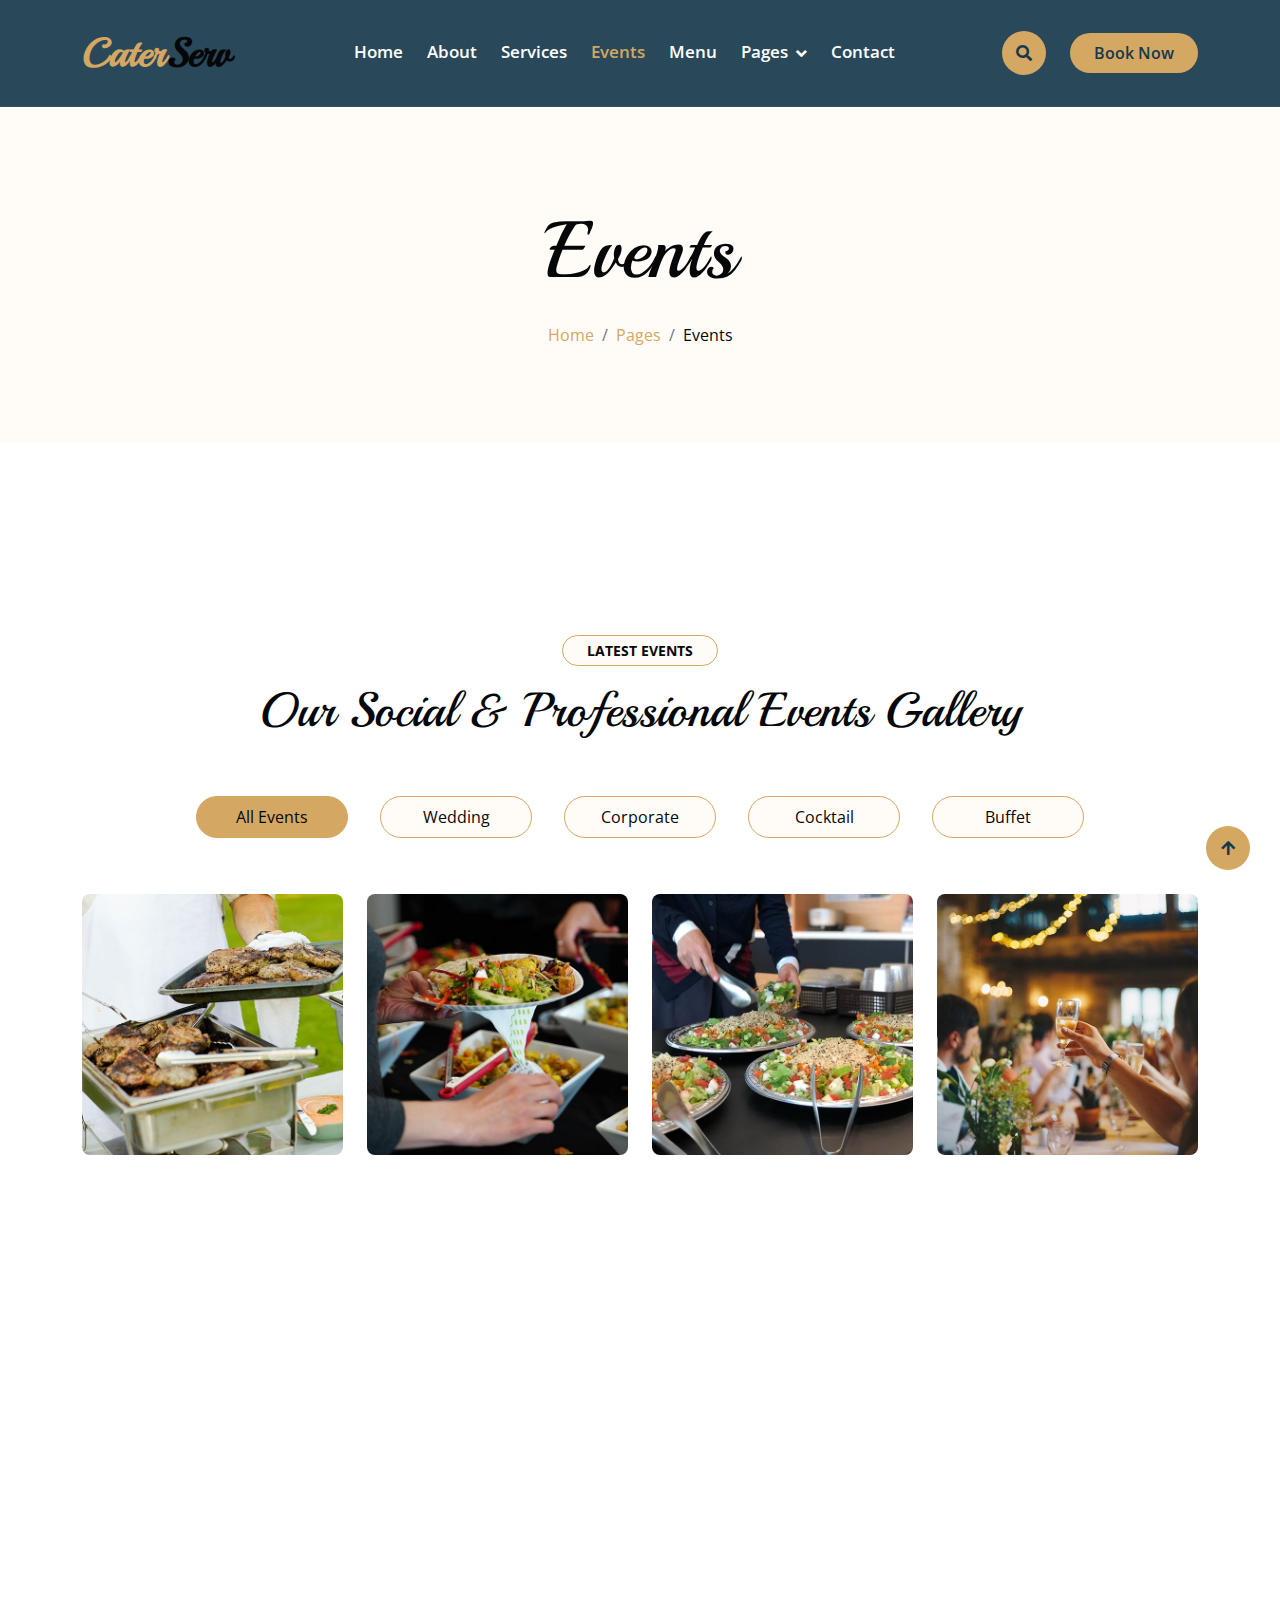
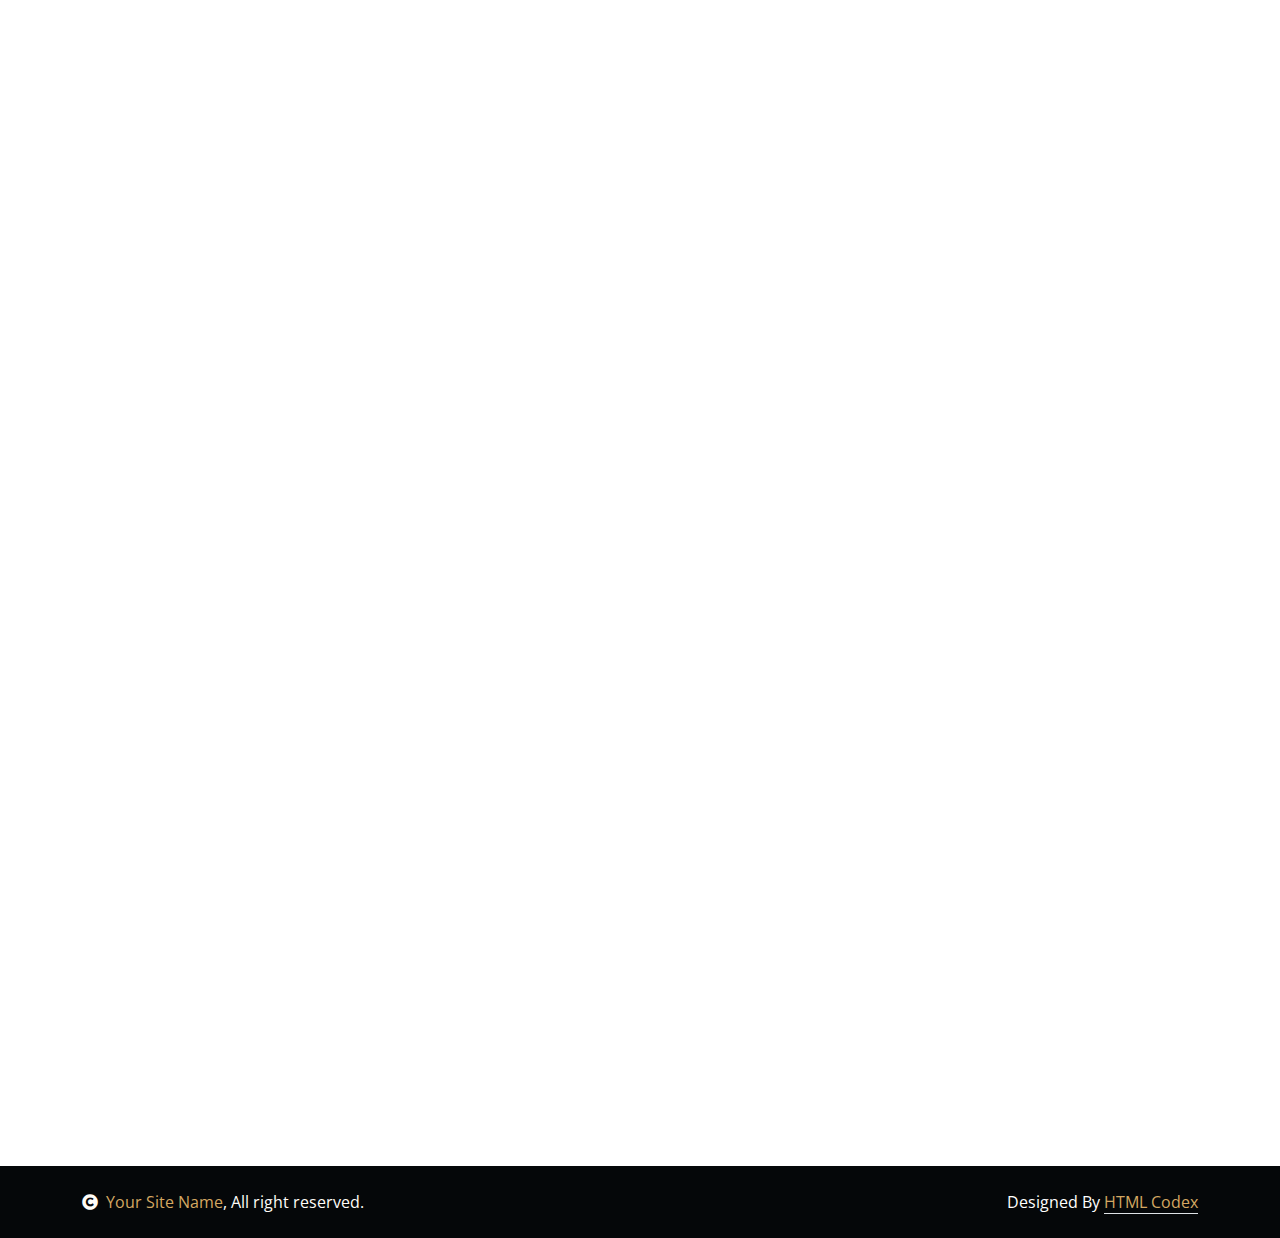
<file: event.html>
<!DOCTYPE html>
<html lang="en">

    <head>
        <meta charset="utf-8">
        <title>CaterServ - Catering Services Website Template</title>
        <meta content="width=device-width, initial-scale=1.0" name="viewport">
        <meta content="" name="keywords">
        <meta content="" name="description">

        <!-- Google Web Fonts -->
        <link rel="preconnect" href="https://fonts.googleapis.com">
        <link rel="preconnect" href="https://fonts.gstatic.com" crossorigin>
        <link href="https://fonts.googleapis.com/css2?family=Open+Sans:wght@400;600&family=Playball&display=swap" rel="stylesheet">

        <!-- Icon Font Stylesheet -->
        <link rel="stylesheet" href="https://use.fontawesome.com/releases/v5.15.4/css/all.css"/>
        <link href="https://cdn.jsdelivr.net/npm/bootstrap-icons@1.4.1/font/bootstrap-icons.css" rel="stylesheet">

        <!-- Libraries Stylesheet -->
        <link href="lib/animate/animate.min.css" rel="stylesheet">
        <link href="lib/lightbox/css/lightbox.min.css" rel="stylesheet">
        <link href="lib/owlcarousel/owl.carousel.min.css" rel="stylesheet">

        <!-- Customized Bootstrap Stylesheet -->
        <link href="css/bootstrap.min.css" rel="stylesheet">

        <!-- Template Stylesheet -->
        <link href="css/style.css" rel="stylesheet">
    </head>

    <body>

        <!-- Spinner Start -->
        <div id="spinner" class="show w-100 vh-100 bg-white position-fixed translate-middle top-50 start-50  d-flex align-items-center justify-content-center">
            <div class="spinner-grow text-primary" role="status"></div>
        </div>
        <!-- Spinner End -->


        <!-- Navbar start -->
        <div class="container-fluid nav-bar">
            <div class="container">
                <nav class="navbar navbar-light navbar-expand-lg py-4">
                    <a href="index.html" class="navbar-brand">
                        <h1 class="text-primary fw-bold mb-0">Cater<span class="text-dark">Serv</span> </h1>
                    </a>
                    <button class="navbar-toggler py-2 px-3" type="button" data-bs-toggle="collapse" data-bs-target="#navbarCollapse">
                        <span class="fa fa-bars text-primary"></span>
                    </button>
                    <div class="collapse navbar-collapse" id="navbarCollapse">
                        <div class="navbar-nav mx-auto">
                            <a href="index.html" class="nav-item nav-link">Home</a>
                            <a href="about.html" class="nav-item nav-link">About</a>
                            <a href="service.html" class="nav-item nav-link">Services</a>
                            <a href="event.html" class="nav-item nav-link active">Events</a>
                            <a href="menu.html" class="nav-item nav-link">Menu</a>
                            <div class="nav-item dropdown">
                                <a href="#" class="nav-link dropdown-toggle" data-bs-toggle="dropdown">Pages</a>
                                <div class="dropdown-menu bg-light">
                                    <a href="book.html" class="dropdown-item">Booking</a>
                                    <a href="blog.html" class="dropdown-item">Our Blog</a>
                                    <a href="team.html" class="dropdown-item">Our Team</a>
                                    <a href="testimonial.html" class="dropdown-item">Testimonial</a>
                                    <a href="404.html" class="dropdown-item">404 Page</a>
                                </div>
                            </div>
                            <a href="contact.html" class="nav-item nav-link">Contact</a>
                        </div>
                        <button class="btn-search btn btn-primary btn-md-square me-4 rounded-circle d-none d-lg-inline-flex" data-bs-toggle="modal" data-bs-target="#searchModal"><i class="fas fa-search"></i></button>
                        <a href="" class="btn btn-primary py-2 px-4 d-none d-xl-inline-block rounded-pill">Book Now</a>
                    </div>
                </nav>
            </div>
        </div>
        <!-- Navbar End -->


        <!-- Modal Search Start -->
        <div class="modal fade" id="searchModal" tabindex="-1" aria-labelledby="exampleModalLabel" aria-hidden="true">
            <div class="modal-dialog modal-fullscreen">
                <div class="modal-content rounded-0">
                    <div class="modal-header">
                        <h5 class="modal-title" id="exampleModalLabel">Search by keyword</h5>
                        <button type="button" class="btn-close" data-bs-dismiss="modal" aria-label="Close"></button>
                    </div>
                    <div class="modal-body d-flex align-items-center">
                        <div class="input-group w-75 mx-auto d-flex">
                            <input type="search" class="form-control bg-transparent p-3" placeholder="keywords" aria-describedby="search-icon-1">
                            <span id="search-icon-1" class="input-group-text p-3"><i class="fa fa-search"></i></span>
                        </div>
                    </div>
                </div>
            </div>
        </div>
        <!-- Modal Search End -->


        <!-- Hero Start -->
        <div class="container-fluid bg-light py-6 my-6 mt-0">
            <div class="container text-center animated bounceInDown">
                <h1 class="display-1 mb-4">Events</h1>
                <ol class="breadcrumb justify-content-center mb-0 animated bounceInDown">
                    <li class="breadcrumb-item"><a href="#">Home</a></li>
                    <li class="breadcrumb-item"><a href="#">Pages</a></li>
                    <li class="breadcrumb-item text-dark" aria-current="page">Events</li>
                </ol>
            </div>
        </div>
        <!-- Hero End -->


        <!-- Events Start -->
        <div class="container-fluid event py-6">
            <div class="container">
                <div class="text-center wow bounceInUp" data-wow-delay="0.1s">
                    <small class="d-inline-block fw-bold text-dark text-uppercase bg-light border border-primary rounded-pill px-4 py-1 mb-3">Latest Events</small>
                    <h1 class="display-5 mb-5">Our Social & Professional Events Gallery</h1>
                </div>
                <div class="tab-class text-center">
                    <ul class="nav nav-pills d-inline-flex justify-content-center mb-5 wow bounceInUp" data-wow-delay="0.1s">
                        <li class="nav-item p-2">
                            <a class="d-flex mx-2 py-2 border border-primary bg-light rounded-pill active" data-bs-toggle="pill" href="#tab-1">
                                <span class="text-dark" style="width: 150px;">All Events</span>
                            </a>
                        </li>
                        <li class="nav-item p-2">
                            <a class="d-flex py-2 mx-2 border border-primary bg-light rounded-pill" data-bs-toggle="pill" href="#tab-2">
                                <span class="text-dark" style="width: 150px;">Wedding</span>
                            </a>
                        </li>
                        <li class="nav-item p-2">
                            <a class="d-flex mx-2 py-2 border border-primary bg-light rounded-pill" data-bs-toggle="pill" href="#tab-3">
                                <span class="text-dark" style="width: 150px;">Corporate</span>
                            </a>
                        </li>
                        <li class="nav-item p-2">
                            <a class="d-flex mx-2 py-2 border border-primary bg-light rounded-pill" data-bs-toggle="pill" href="#tab-4">
                                <span class="text-dark" style="width: 150px;">Cocktail</span>
                            </a>
                        </li>
                        <li class="nav-item p-2">
                            <a class="d-flex mx-2 py-2 border border-primary bg-light rounded-pill" data-bs-toggle="pill" href="#tab-5">
                                <span class="text-dark" style="width: 150px;">Buffet</span>
                            </a>
                        </li>
                    </ul>
                    <div class="tab-content">
                        <div id="tab-1" class="tab-pane fade show p-0 active">
                            <div class="row g-4">
                                <div class="col-lg-12">
                                    <div class="row g-4">
                                        <div class="col-md-6 col-lg-3 wow bounceInUp" data-wow-delay="0.1s">
                                            <div class="event-img position-relative">
                                                <img class="img-fluid rounded w-100" src="img/event-1.jpg" alt="">
                                                <div class="event-overlay d-flex flex-column p-4">
                                                    <h4 class="me-auto">Wedding</h4>
                                                    <a href="img/event-1.jpg" data-lightbox="event-1" class="my-auto"><i class="fas fa-search-plus text-dark fa-2x"></i></a>
                                                </div>
                                            </div>
                                        </div>
                                        <div class="col-md-6 col-lg-3 wow bounceInUp" data-wow-delay="0.3s">
                                            <div class="event-img position-relative">
                                                <img class="img-fluid rounded w-100" src="img/event-2.jpg" alt="">
                                                <div class="event-overlay d-flex flex-column p-4">
                                                    <h4 class="me-auto">Corporate</h4>
                                                    <a href="img/event-2.jpg" data-lightbox="event-2" class="my-auto"><i class="fas fa-search-plus text-dark fa-2x"></i></a>
                                                </div>
                                            </div>
                                        </div>
                                        <div class="col-md-6 col-lg-3 wow bounceInUp" data-wow-delay="0.5s">
                                            <div class="event-img position-relative">
                                                <img class="img-fluid rounded w-100" src="img/event-3.jpg" alt="">
                                                <div class="event-overlay d-flex flex-column p-4">
                                                    <h4 class="me-auto">Wedding</h4>
                                                    <a href="img/event-3.jpg" data-lightbox="event-3" class="my-auto"><i class="fas fa-search-plus text-dark fa-2x"></i></a>
                                                </div>
                                            </div>
                                        </div>
                                        <div class="col-md-6 col-lg-3 wow bounceInUp" data-wow-delay="0.7s">
                                            <div class="event-img position-relative">
                                                <img class="img-fluid rounded w-100" src="img/event-4.jpg" alt="">
                                                <div class="event-overlay d-flex flex-column p-4">
                                                    <h4 class="me-auto">Buffet</h4>
                                                    <a href="img/event-4.jpg" data-lightbox="event-4" class="my-auto"><i class="fas fa-search-plus text-dark fa-2x"></i></a>
                                                </div>
                                            </div>
                                        </div>
                                        <div class="col-md-6 col-lg-3 wow bounceInUp" data-wow-delay="0.1s">
                                            <div class="event-img position-relative">
                                                <img class="img-fluid rounded w-100" src="img/event-5.jpg" alt="">
                                                <div class="event-overlay d-flex flex-column p-4">
                                                    <h4 class="me-auto">Cocktail</h4>
                                                    <a href="img/event-5.jpg" data-lightbox="event-5" class="my-auto"><i class="fas fa-search-plus text-dark fa-2x"></i></a>
                                                </div>
                                            </div>
                                        </div>
                                        <div class="col-md-6 col-lg-3 wow bounceInUp" data-wow-delay="0.3s">
                                            <div class="event-img position-relative">
                                                <img class="img-fluid rounded w-100" src="img/event-6.jpg" alt="">
                                                <div class="event-overlay d-flex flex-column p-4">
                                                    <h4 class="me-auto">Wedding</h4>
                                                    <a href="img/event-6.jpg" data-lightbox="event-6" class="my-auto"><i class="fas fa-search-plus text-dark fa-2x"></i></a>
                                                </div>
                                            </div>
                                        </div>
                                        <div class="col-md-6 col-lg-3 wow bounceInUp" data-wow-delay="0.5s">
                                            <div class="event-img position-relative">
                                                <img class="img-fluid rounded w-100" src="img/event-7.jpg" alt="">
                                                <div class="event-overlay d-flex flex-column p-4">
                                                    <h4 class="me-auto">Buffet</h4>
                                                    <a href="img/event-7.jpg" data-lightbox="event-7" class="my-auto"><i class="fas fa-search-plus text-dark fa-2x"></i></a>
                                                </div>
                                            </div>
                                        </div>
                                        <div class="col-md-6 col-lg-3 wow bounceInUp" data-wow-delay="0.7s">
                                            <div class="event-img position-relative">
                                                <img class="img-fluid rounded w-100" src="img/event-8.jpg" alt="">
                                                <div class="event-overlay d-flex flex-column p-4">
                                                    <h4 class="me-auto">Corporate</h4>
                                                    <a href="img/event-8.jpg" data-lightbox="event-17" class="my-auto"><i class="fas fa-search-plus text-dark fa-2x"></i></a>
                                                </div>
                                            </div>
                                        </div>
                                    </div>
                                </div>
                            </div>
                        </div>
                        <div id="tab-2" class="tab-pane fade show p-0">
                            <div class="row g-4">
                                <div class="col-lg-12">
                                    <div class="row g-4">
                                        <div class="col-md-6 col-lg-3">
                                            <div class="event-img position-relative">
                                                <img class="img-fluid rounded w-100" src="img/event-1.jpg" alt="">
                                                <div class="event-overlay d-flex flex-column p-4">
                                                    <h4 class="me-auto">Wedding</h4>
                                                    <a href="img/01.jpg" data-lightbox="event-8" class="my-auto"><i class="fas fa-search-plus text-dark fa-2x"></i></a>
                                                </div>
                                            </div>
                                        </div>
                                        <div class="col-md-6 col-lg-3">
                                            <div class="event-img position-relative">
                                                <img class="img-fluid rounded w-100" src="img/event-2.jpg" alt="">
                                                <div class="event-overlay d-flex flex-column p-4">
                                                    <h4 class="me-auto">Wedding</h4>
                                                    <a href="img/01.jpg" data-lightbox="event-9" class="my-auto"><i class="fas fa-search-plus text-dark fa-2x"></i></a>
                                                </div>
                                            </div>
                                        </div>
                                    </div>
                                </div>
                            </div>
                        </div>
                        <div id="tab-3" class="tab-pane fade show p-0">
                            <div class="row g-4">
                                <div class="col-lg-12">
                                    <div class="row g-4">
                                        <div class="col-md-6 col-lg-3">
                                            <div class="event-img position-relative">
                                                <img class="img-fluid rounded w-100" src="img/event-3.jpg" alt="">
                                                <div class="event-overlay d-flex flex-column p-4">
                                                    <h4 class="me-auto">Corporate</h4>
                                                    <a href="img/01.jpg" data-lightbox="event-10" class="my-auto"><i class="fas fa-search-plus text-dark fa-2x"></i></a>
                                                </div>
                                            </div>
                                        </div>
                                        <div class="col-md-6 col-lg-3">
                                            <div class="event-img position-relative">
                                                <img class="img-fluid rounded w-100" src="img/event-4.jpg" alt="">
                                                <div class="event-overlay d-flex flex-column p-4">
                                                    <h4 class="me-auto">Corporate</h4>
                                                    <a href="img/01.jpg" data-lightbox="event-11" class="my-auto"><i class="fas fa-search-plus text-dark fa-2x"></i></a>
                                                </div>
                                            </div>
                                        </div>
                                    </div>
                                </div>
                            </div>
                        </div>
                        <div id="tab-4" class="tab-pane fade show p-0">
                            <div class="row g-4">
                                <div class="col-lg-12">
                                    <div class="row g-4">
                                        <div class="col-md-6 col-lg-3">
                                            <div class="event-img position-relative">
                                                <img class="img-fluid rounded w-100" src="img/event-5.jpg" alt="">
                                                <div class="event-overlay d-flex flex-column p-4">
                                                    <h4 class="me-auto">Cocktail</h4>
                                                    <a href="img/01.jpg" data-lightbox="event-12" class="my-auto"><i class="fas fa-search-plus text-dark fa-2x"></i></a>
                                                </div>
                                            </div>
                                        </div>
                                        <div class="col-md-6 col-lg-3">
                                            <div class="event-img position-relative">
                                                <img class="img-fluid rounded w-100" src="img/event-6.jpg" alt="">
                                                <div class="event-overlay d-flex flex-column p-4">
                                                    <h4 class="me-auto">Cocktail</h4>
                                                    <a href="img/01.jpg" data-lightbox="event-13" class="my-auto"><i class="fas fa-search-plus text-dark fa-2x"></i></a>
                                                </div>
                                            </div>
                                        </div>
                                    </div>
                                </div>
                            </div>
                        </div>
                        <div id="tab-5" class="tab-pane fade show p-0">
                            <div class="row g-4">
                                <div class="col-lg-12">
                                    <div class="row g-4">
                                        <div class="col-md-6 col-lg-3">
                                            <div class="event-img position-relative">
                                                <img class="img-fluid rounded w-100" src="img/event-7.jpg" alt="">
                                                <div class="event-overlay d-flex flex-column p-4">
                                                    <h4 class="me-auto">Buffet</h4>
                                                    <a href="img/01.jpg" data-lightbox="event-14" class="my-auto"><i class="fas fa-search-plus text-dark fa-2x"></i></a>
                                                </div>
                                            </div>
                                        </div>
                                        <div class="col-md-6 col-lg-3">
                                            <div class="event-img position-relative">
                                                <img class="img-fluid rounded w-100" src="img/event-8.jpg" alt="">
                                                <div class="event-overlay d-flex flex-column p-4">
                                                    <h4 class="me-auto">Buffet</h4>
                                                    <a href="img/01.jpg" data-lightbox="event-15" class="my-auto"><i class="fas fa-search-plus text-dark fa-2x"></i></a>
                                                </div>
                                            </div>
                                        </div>
                                    </div>
                                </div>
                            </div>
                        </div>
                    </div>
                </div>
            </div>
        </div>
        <!-- Events End -->


        <!-- Book Us Start -->
        <div class="container-fluid contact py-6 wow bounceInUp" data-wow-delay="0.1s">
            <div class="container">
                <div class="row g-0">
                    <div class="col-1">
                        <img src="img/background-site.jpg" class="img-fluid h-100 w-100 rounded-start" style="object-fit: cover; opacity: 0.7;" alt="">
                    </div>
                    <div class="col-10">
                        <div class="border-bottom border-top border-primary bg-light py-5 px-4">
                            <div class="text-center">
                                <small class="d-inline-block fw-bold text-dark text-uppercase bg-light border border-primary rounded-pill px-4 py-1 mb-3">Book Us</small>
                                <h1 class="display-5 mb-5">Where you want Our Services</h1>
                            </div>
                            <div class="row g-4 form">
                                <div class="col-lg-4 col-md-6">
                                    <select class="form-select border-primary p-2" aria-label="Default select example">
                                        <option selected>Select Country</option>
                                        <option value="1">USA</option>
                                        <option value="2">UK</option>
                                        <option value="3">India</option>
                                    </select>
                                </div>
                                <div class="col-lg-4 col-md-6">
                                    <select class="form-select border-primary p-2" aria-label="Default select example">
                                        <option selected>Select City</option>
                                        <option value="1">Depend On Country</option>
                                        <option value="2">UK</option>
                                        <option value="3">India</option>
                                    </select>
                                </div>
                                <div class="col-lg-4 col-md-6">
                                    <select class="form-select border-primary p-2" aria-label="Default select example">
                                        <option selected>Select Palace</option>
                                        <option value="1">Depend On Country</option>
                                        <option value="2">UK</option>
                                        <option value="3">India</option>
                                    </select>
                                </div>
                                <div class="col-lg-4 col-md-6">
                                    <select class="form-select border-primary p-2" aria-label="Default select example">
                                        <option selected>Small Event</option>
                                        <option value="1">Event Type</option>
                                        <option value="2">Big Event</option>
                                        <option value="3">Small Event</option>
                                    </select>
                                </div>
                                <div class="col-lg-4 col-md-6">
                                    <select class="form-select border-primary p-2" aria-label="Default select example">
                                        <option selected>No. Of Palace</option>
                                        <option value="1">100-200</option>
                                        <option value="2">300-400</option>
                                        <option value="3">500-600</option>
                                        <option value="4">700-800</option>
                                        <option value="5">900-1000</option>
                                        <option value="6">1000+</option>
                                    </select>
                                </div>
                                <div class="col-lg-4 col-md-6">
                                    <select class="form-select border-primary p-2" aria-label="Default select example">
                                        <option selected>Vegetarian</option>
                                        <option value="1">Vegetarian</option>
                                        <option value="2">Non Vegetarian</option>
                                    </select>
                                </div>
                                <div class="col-lg-4 col-md-6">
                                    <input type="mobile" class="form-control border-primary p-2" placeholder="Your Contact No.">
                                </div>
                                <div class="col-lg-4 col-md-6">
                                    <input type="date" class="form-control border-primary p-2" placeholder="Select Date">
                                </div>
                                <div class="col-lg-4 col-md-6">
                                    <input type="email" class="form-control border-primary p-2" placeholder="Enter Your Email">
                                </div>
                                <div class="col-12 text-center">
                                    <button type="submit" class="btn btn-primary px-5 py-3 rounded-pill">Submit Now</button>
                                </div>
                            </div>
                        </div>
                    </div>
                    <div class="col-1">
                        <img src="img/background-site.jpg" class="img-fluid h-100 w-100 rounded-end" style="object-fit: cover; opacity: 0.7;" alt="">
                    </div>
                </div>
            </div>
        </div>
        <!-- Book Us End -->


        <!-- Footer Start -->
        <div class="container-fluid footer py-6 my-6 mb-0 bg-light wow bounceInUp" data-wow-delay="0.1s">
            <div class="container">
                <div class="row">
                    <div class="col-lg-3 col-md-6">
                        <div class="footer-item">
                            <h1 class="text-primary">Cater<span class="text-dark">Serv</span></h1>
                            <p class="lh-lg mb-4">There cursus massa at urnaaculis estieSed aliquamellus vitae ultrs condmentum leo massamollis its estiegittis miristum.</p>
                            <div class="footer-icon d-flex">
                                <a class="btn btn-primary btn-sm-square me-2 rounded-circle" href=""><i class="fab fa-facebook-f"></i></a>
                                <a class="btn btn-primary btn-sm-square me-2 rounded-circle" href=""><i class="fab fa-twitter"></i></a>
                                <a href="#" class="btn btn-primary btn-sm-square me-2 rounded-circle"><i class="fab fa-instagram"></i></a>
                                <a href="#" class="btn btn-primary btn-sm-square rounded-circle"><i class="fab fa-linkedin-in"></i></a>
                            </div>
                        </div>
                    </div>
                    <div class="col-lg-3 col-md-6">
                        <div class="footer-item">
                            <h4 class="mb-4">Special Facilities</h4>
                            <div class="d-flex flex-column align-items-start">
                                <a class="text-body mb-3" href=""><i class="fa fa-check text-primary me-2"></i>Cheese Burger</a>
                                <a class="text-body mb-3" href=""><i class="fa fa-check text-primary me-2"></i>Sandwich</a>
                                <a class="text-body mb-3" href=""><i class="fa fa-check text-primary me-2"></i>Panner Burger</a>
                                <a class="text-body mb-3" href=""><i class="fa fa-check text-primary me-2"></i>Special Sweets</a>
                            </div>
                        </div>
                    </div>
                    <div class="col-lg-3 col-md-6">
                        <div class="footer-item">
                            <h4 class="mb-4">Contact Us</h4>
                            <div class="d-flex flex-column align-items-start">
                                <p><i class="fa fa-map-marker-alt text-primary me-2"></i> 123 Street, New York, USA</p>
                                <p><i class="fa fa-phone-alt text-primary me-2"></i> (+012) 3456 7890 123</p>
                                <p><i class="fas fa-envelope text-primary me-2"></i> info@example.com</p>
                                <p><i class="fa fa-clock text-primary me-2"></i> 26/7 Hours Service</p>
                            </div>
                        </div>
                    </div>
                    <div class="col-lg-3 col-md-6">
                        <div class="footer-item">
                            <h4 class="mb-4">Social Gallery</h4>
                            <div class="row g-2">
                                <div class="col-4">
                                     <img src="img/menu-01.jpg" class="img-fluid rounded-circle border border-primary p-2" alt="">
                                </div>
                                <div class="col-4">
                                     <img src="img/menu-02.jpg" class="img-fluid rounded-circle border border-primary p-2" alt="">
                                </div>
                                <div class="col-4">
                                     <img src="img/menu-03.jpg" class="img-fluid rounded-circle border border-primary p-2" alt="">
                                </div>
                                <div class="col-4">
                                     <img src="img/menu-04.jpg" class="img-fluid rounded-circle border border-primary p-2" alt="">
                                </div>
                                <div class="col-4">
                                     <img src="img/menu-05.jpg" class="img-fluid rounded-circle border border-primary p-2" alt="">
                                </div>
                                <div class="col-4">
                                     <img src="img/menu-06.jpg" class="img-fluid rounded-circle border border-primary p-2" alt="">
                                </div>
                            </div>
                        </div>
                    </div>
                </div>
            </div>
        </div>
        <!-- Footer End -->


        <!-- Copyright Start -->
        <div class="container-fluid copyright bg-dark py-4">
            <div class="container">
                <div class="row">
                    <div class="col-md-6 text-center text-md-start mb-3 mb-md-0">
                        <span class="text-light"><a href="#"><i class="fas fa-copyright text-light me-2"></i>Your Site Name</a>, All right reserved.</span>
                    </div>
                    <div class="col-md-6 my-auto text-center text-md-end text-white">
                        <!--/*** This template is free as long as you keep the below author’s credit link/attribution link/backlink. ***/-->
                        <!--/*** If you'd like to use the template without the below author’s credit link/attribution link/backlink, ***/-->
                        <!--/*** you can purchase the Credit Removal License from " /credit-removal". ***/-->
                        Designed By <a class="border-bottom" href=" ">HTML Codex</a>
                    </div>
                </div>
            </div>
        </div>
        <!-- Copyright End -->


        <!-- Back to Top -->
        <a href="#" class="btn btn-md-square btn-primary rounded-circle back-to-top"><i class="fa fa-arrow-up"></i></a>   

        
    <!-- JavaScript Libraries -->
    <script src="https://ajax.googleapis.com/ajax/libs/jquery/1.12.4/jquery.min.js"></script>
    <script src="https://cdn.jsdelivr.net/npm/bootstrap@5.0.0/dist/js/bootstrap.bundle.min.js"></script>
    <script src="lib/wow/wow.min.js"></script>
    <script src="lib/easing/easing.min.js"></script>
    <script src="lib/waypoints/waypoints.min.js"></script>
    <script src="lib/counterup/counterup.min.js"></script>
    <script src="lib/lightbox/js/lightbox.min.js"></script>
    <script src="lib/owlcarousel/owl.carousel.min.js"></script>

    <!-- Template Javascript -->
    <script src="js/main.js"></script>
    </body>

</html>
</file>
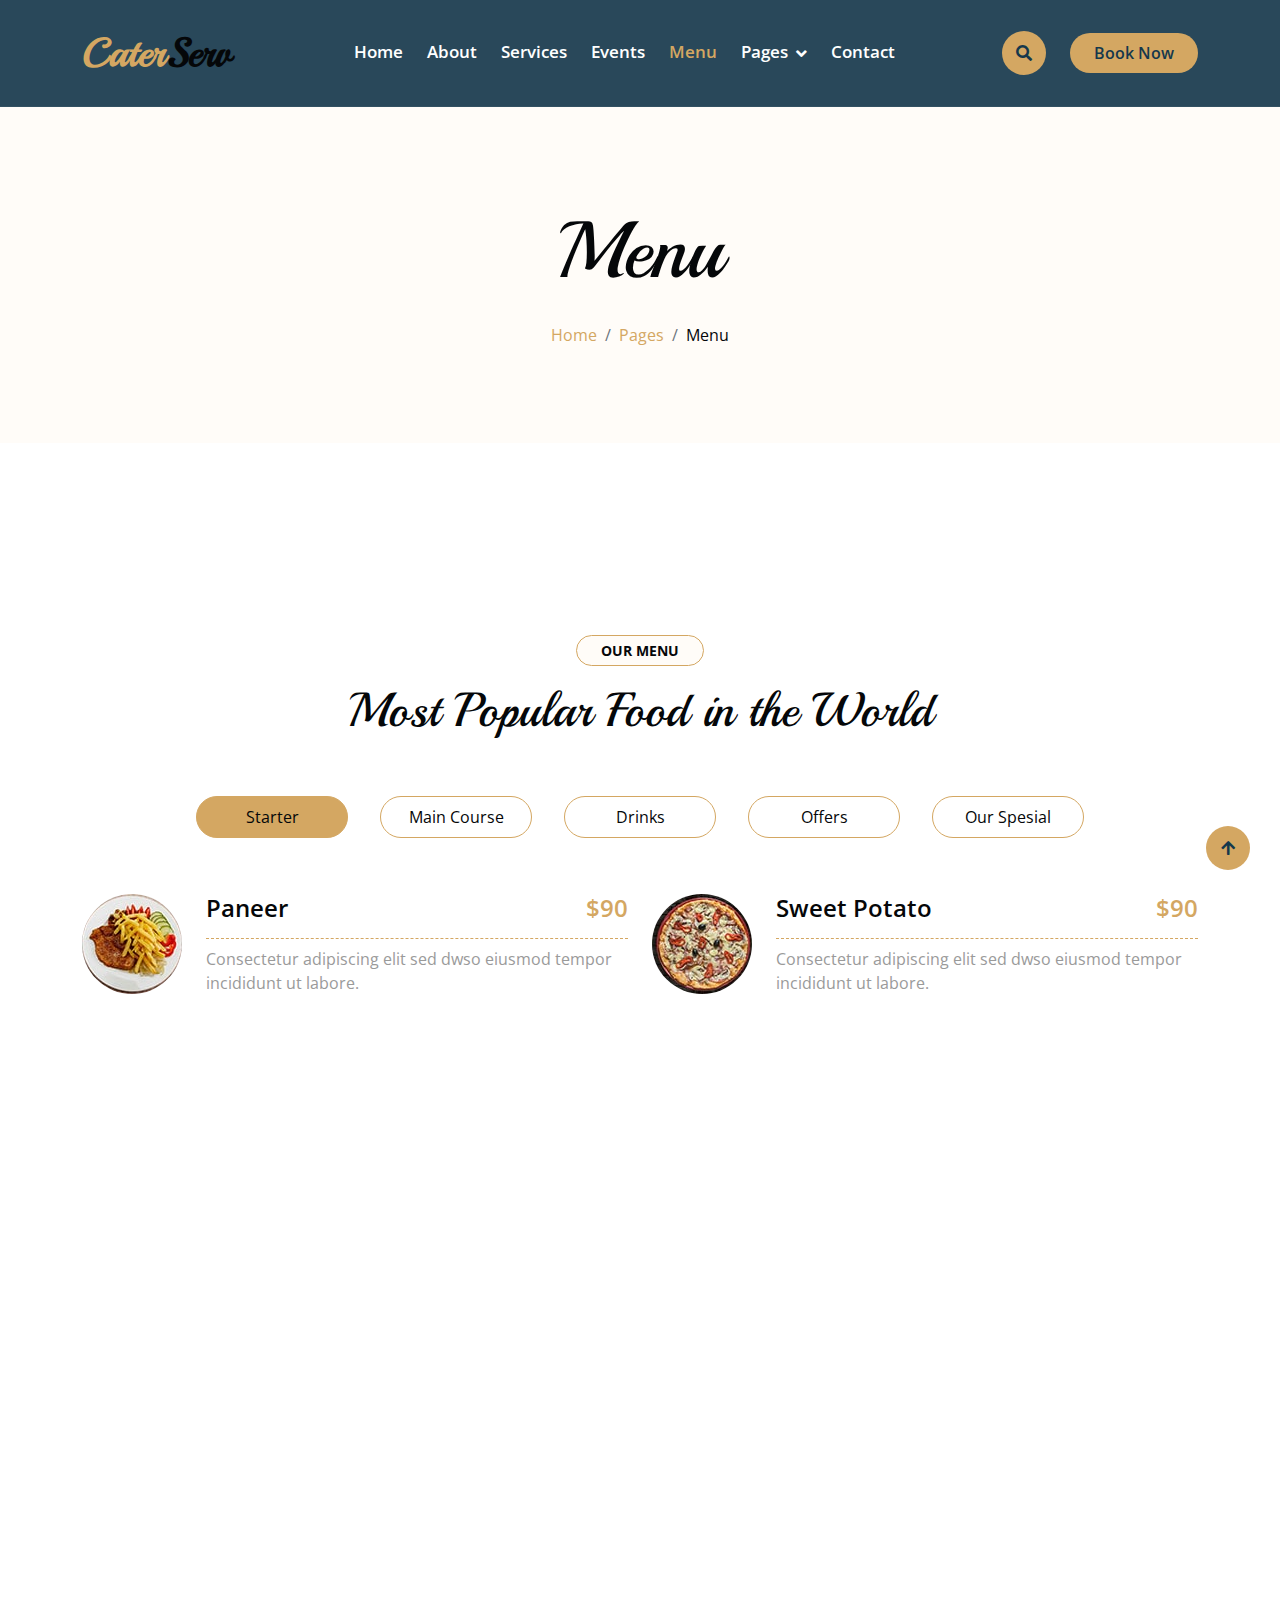
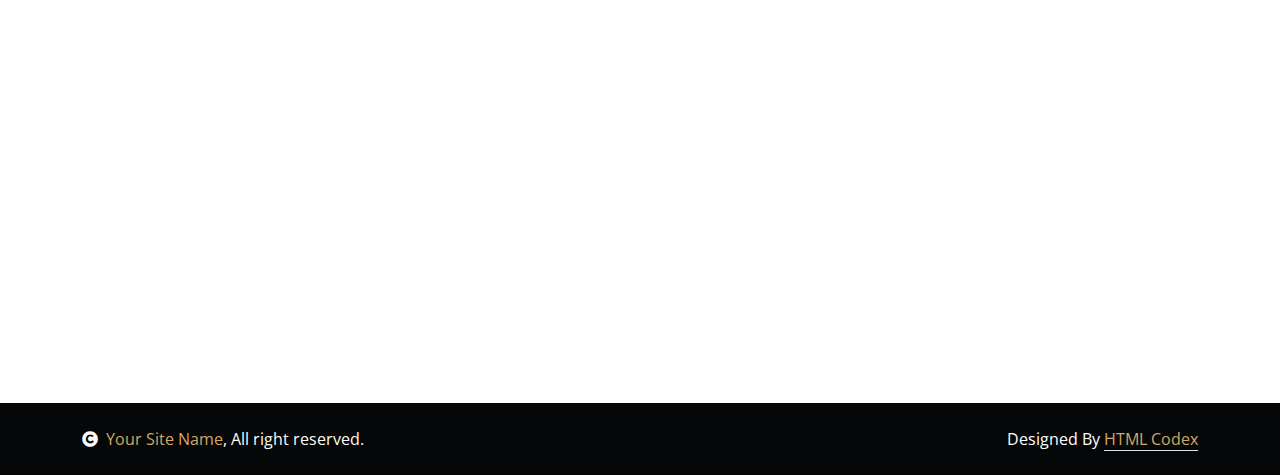
<file: menu.html>
<!DOCTYPE html>
<html lang="en">

    <head>
        <meta charset="utf-8">
        <title>CaterServ - Catering Services Website Template</title>
        <meta content="width=device-width, initial-scale=1.0" name="viewport">
        <meta content="" name="keywords">
        <meta content="" name="description">

        <!-- Google Web Fonts -->
        <link rel="preconnect" href="https://fonts.googleapis.com">
        <link rel="preconnect" href="https://fonts.gstatic.com" crossorigin>
        <link href="https://fonts.googleapis.com/css2?family=Open+Sans:wght@400;600&family=Playball&display=swap" rel="stylesheet">

        <!-- Icon Font Stylesheet -->
        <link rel="stylesheet" href="https://use.fontawesome.com/releases/v5.15.4/css/all.css"/>
        <link href="https://cdn.jsdelivr.net/npm/bootstrap-icons@1.4.1/font/bootstrap-icons.css" rel="stylesheet">

        <!-- Libraries Stylesheet -->
        <link href="lib/animate/animate.min.css" rel="stylesheet">
        <link href="lib/lightbox/css/lightbox.min.css" rel="stylesheet">
        <link href="lib/owlcarousel/owl.carousel.min.css" rel="stylesheet">

        <!-- Customized Bootstrap Stylesheet -->
        <link href="css/bootstrap.min.css" rel="stylesheet">

        <!-- Template Stylesheet -->
        <link href="css/style.css" rel="stylesheet">
    </head>

    <body>

        <!-- Spinner Start -->
        <div id="spinner" class="show w-100 vh-100 bg-white position-fixed translate-middle top-50 start-50  d-flex align-items-center justify-content-center">
            <div class="spinner-grow text-primary" role="status"></div>
        </div>
        <!-- Spinner End -->


        <!-- Navbar start -->
        <div class="container-fluid nav-bar">
            <div class="container">
                <nav class="navbar navbar-light navbar-expand-lg py-4">
                    <a href="index.html" class="navbar-brand">
                        <h1 class="text-primary fw-bold mb-0">Cater<span class="text-dark">Serv</span> </h1>
                    </a>
                    <button class="navbar-toggler py-2 px-3" type="button" data-bs-toggle="collapse" data-bs-target="#navbarCollapse">
                        <span class="fa fa-bars text-primary"></span>
                    </button>
                    <div class="collapse navbar-collapse" id="navbarCollapse">
                        <div class="navbar-nav mx-auto">
                            <a href="index.html" class="nav-item nav-link">Home</a>
                            <a href="about.html" class="nav-item nav-link">About</a>
                            <a href="service.html" class="nav-item nav-link">Services</a>
                            <a href="event.html" class="nav-item nav-link">Events</a>
                            <a href="menu.html" class="nav-item nav-link active">Menu</a>
                            <div class="nav-item dropdown">
                                <a href="#" class="nav-link dropdown-toggle" data-bs-toggle="dropdown">Pages</a>
                                <div class="dropdown-menu bg-light">
                                    <a href="book.html" class="dropdown-item">Booking</a>
                                    <a href="blog.html" class="dropdown-item">Our Blog</a>
                                    <a href="team.html" class="dropdown-item">Our Team</a>
                                    <a href="testimonial.html" class="dropdown-item">Testimonial</a>
                                    <a href="404.html" class="dropdown-item">404 Page</a>
                                </div>
                            </div>
                            <a href="contact.html" class="nav-item nav-link">Contact</a>
                        </div>
                        <button class="btn-search btn btn-primary btn-md-square me-4 rounded-circle d-none d-lg-inline-flex" data-bs-toggle="modal" data-bs-target="#searchModal"><i class="fas fa-search"></i></button>
                        <a href="" class="btn btn-primary py-2 px-4 d-none d-xl-inline-block rounded-pill">Book Now</a>
                    </div>
                </nav>
            </div>
        </div>
        <!-- Navbar End -->


        <!-- Modal Search Start -->
        <div class="modal fade" id="searchModal" tabindex="-1" aria-labelledby="exampleModalLabel" aria-hidden="true">
            <div class="modal-dialog modal-fullscreen">
                <div class="modal-content rounded-0">
                    <div class="modal-header">
                        <h5 class="modal-title" id="exampleModalLabel">Search by keyword</h5>
                        <button type="button" class="btn-close" data-bs-dismiss="modal" aria-label="Close"></button>
                    </div>
                    <div class="modal-body d-flex align-items-center">
                        <div class="input-group w-75 mx-auto d-flex">
                            <input type="search" class="form-control bg-transparent p-3" placeholder="keywords" aria-describedby="search-icon-1">
                            <span id="search-icon-1" class="input-group-text p-3"><i class="fa fa-search"></i></span>
                        </div>
                    </div>
                </div>
            </div>
        </div>
        <!-- Modal Search End -->


        <!-- Hero Start -->
        <div class="container-fluid bg-light py-6 my-6 mt-0">
            <div class="container text-center animated bounceInDown">
                <h1 class="display-1 mb-4">Menu</h1>
                <ol class="breadcrumb justify-content-center mb-0 animated bounceInDown">
                    <li class="breadcrumb-item"><a href="#">Home</a></li>
                    <li class="breadcrumb-item"><a href="#">Pages</a></li>
                    <li class="breadcrumb-item text-dark" aria-current="page">Menu</li>
                </ol>
            </div>
        </div>
        <!-- Hero End -->


        <!-- Menu Start -->
        <div class="container-fluid menu py-6">
            <div class="container">
                <div class="text-center wow bounceInUp" data-wow-delay="0.1s">
                    <small class="d-inline-block fw-bold text-dark text-uppercase bg-light border border-primary rounded-pill px-4 py-1 mb-3">Our Menu</small>
                    <h1 class="display-5 mb-5">Most Popular Food in the World</h1>
                </div>
                <div class="tab-class text-center">
                    <ul class="nav nav-pills d-inline-flex justify-content-center mb-5 wow bounceInUp" data-wow-delay="0.1s">
                        <li class="nav-item p-2">
                            <a class="d-flex py-2 mx-2 border border-primary bg-white rounded-pill active" data-bs-toggle="pill" href="#tab-6">
                                <span class="text-dark" style="width: 150px;">Starter</span>
                            </a>
                        </li>
                        <li class="nav-item p-2">
                            <a class="d-flex py-2 mx-2 border border-primary bg-white rounded-pill" data-bs-toggle="pill" href="#tab-7">
                                <span class="text-dark" style="width: 150px;">Main Course</span>
                            </a>
                        </li>
                        <li class="nav-item p-2">
                            <a class="d-flex py-2 mx-2 border border-primary bg-white rounded-pill" data-bs-toggle="pill" href="#tab-8">
                                <span class="text-dark" style="width: 150px;">Drinks</span>
                            </a>
                        </li>
                        <li class="nav-item p-2">
                            <a class="d-flex py-2 mx-2 border border-primary bg-white rounded-pill" data-bs-toggle="pill" href="#tab-9">
                                <span class="text-dark" style="width: 150px;">Offers</span>
                            </a>
                        </li>
                        <li class="nav-item p-2">
                            <a class="d-flex py-2 mx-2 border border-primary bg-white rounded-pill" data-bs-toggle="pill" href="#tab-10">
                                <span class="text-dark" style="width: 150px;">Our Spesial</span>
                            </a>
                        </li>
                    </ul>
                    <div class="tab-content">
                        <div id="tab-6" class="tab-pane fade show p-0 active">
                            <div class="row g-4">
                                <div class="col-lg-6 wow bounceInUp" data-wow-delay="0.1s">
                                    <div class="menu-item d-flex align-items-center">
                                        <img class="flex-shrink-0 img-fluid rounded-circle" src="img/menu-01.jpg" alt="">
                                        <div class="w-100 d-flex flex-column text-start ps-4">
                                            <div class="d-flex justify-content-between border-bottom border-primary pb-2 mb-2">
                                                <h4>Paneer</h4>
                                                <h4 class="text-primary">$90</h4>
                                            </div>
                                            <p class="mb-0">Consectetur adipiscing elit sed dwso eiusmod tempor incididunt ut labore.</p>
                                        </div>
                                    </div>
                                </div>
                                <div class="col-lg-6 wow bounceInUp" data-wow-delay="0.2s">
                                    <div class="menu-item d-flex align-items-center">
                                        <img class="flex-shrink-0 img-fluid rounded-circle" src="img/menu-02.jpg" alt="">
                                        <div class="w-100 d-flex flex-column text-start ps-4">
                                            <div class="d-flex justify-content-between border-bottom border-primary pb-2 mb-2">
                                                <h4>Sweet Potato</h4>
                                                <h4 class="text-primary">$90</h4>
                                            </div>
                                            <p class="mb-0">Consectetur adipiscing elit sed dwso eiusmod tempor incididunt ut labore.</p>
                                        </div>
                                    </div>
                                </div>
                                <div class="col-lg-6 wow bounceInUp" data-wow-delay="0.3s">
                                    <div class="menu-item d-flex align-items-center">
                                        <img class="flex-shrink-0 img-fluid rounded-circle" src="img/menu-03.jpg" alt="">
                                        <div class="w-100 d-flex flex-column text-start ps-4">
                                            <div class="d-flex justify-content-between border-bottom border-primary pb-2 mb-2">
                                                <h4>Sabudana Tikki</h4>
                                                <h4 class="text-primary">$90</h4>
                                            </div>
                                            <p class="mb-0">Consectetur adipiscing elit sed dwso eiusmod tempor incididunt ut labore.</p>
                                        </div>
                                    </div>
                                </div>
                                <div class="col-lg-6 wow bounceInUp" data-wow-delay="0.4s">
                                    <div class="menu-item d-flex align-items-center">
                                        <img class="flex-shrink-0 img-fluid rounded-circle" src="img/menu-04.jpg" alt="">
                                        <div class="w-100 d-flex flex-column text-start ps-4">
                                            <div class="d-flex justify-content-between border-bottom border-primary pb-2 mb-2">
                                                <h4>Pizza</h4>
                                                <h4 class="text-primary">$90</h4>
                                            </div>
                                            <p class="mb-0">Consectetur adipiscing elit sed dwso eiusmod tempor incididunt ut labore.</p>
                                        </div>
                                    </div>
                                </div>
                                <div class="col-lg-6 wow bounceInUp" data-wow-delay="0.5s">
                                    <div class="menu-item d-flex align-items-center">
                                        <img class="flex-shrink-0 img-fluid rounded-circle" src="img/menu-05.jpg" alt="">
                                        <div class="w-100 d-flex flex-column text-start ps-4">
                                            <div class="d-flex justify-content-between border-bottom border-primary pb-2 mb-2">
                                                <h4>Bacon</h4>
                                                <h4 class="text-primary">$90</h4>
                                            </div>
                                            <p class="mb-0">Consectetur adipiscing elit sed dwso eiusmod tempor incididunt ut labore.</p>
                                        </div>
                                    </div>
                                </div>
                                <div class="col-lg-6 wow bounceInUp" data-wow-delay="0.6s">
                                    <div class="menu-item d-flex align-items-center">
                                        <img class="flex-shrink-0 img-fluid rounded-circle" src="img/menu-06.jpg" alt="">
                                        <div class="w-100 d-flex flex-column text-start ps-4">
                                            <div class="d-flex justify-content-between border-bottom border-primary pb-2 mb-2">
                                                <h4>Chicken</h4>
                                                <h4 class="text-primary">$90</h4>
                                            </div>
                                            <p class="mb-0">Consectetur adipiscing elit sed dwso eiusmod tempor incididunt ut labore.</p>
                                        </div>
                                    </div>
                                </div>
                                <div class="col-lg-6 wow bounceInUp" data-wow-delay="0.7s">
                                    <div class="menu-item d-flex align-items-center">
                                        <img class="flex-shrink-0 img-fluid rounded-circle" src="img/menu-07.jpg" alt="">
                                        <div class="w-100 d-flex flex-column text-start ps-4">
                                            <div class="d-flex justify-content-between border-bottom border-primary pb-2 mb-2">
                                                <h4>Blooming</h4>
                                                <h4 class="text-primary">$90</h4>
                                            </div>
                                            <p class="mb-0">Consectetur adipiscing elit sed dwso eiusmod tempor incididunt ut labore.</p>
                                        </div>
                                    </div>
                                </div>
                                <div class="col-lg-6 wow bounceInUp" data-wow-delay="0.8s">
                                    <div class="menu-item d-flex align-items-center">
                                        <img class="flex-shrink-0 img-fluid rounded-circle" src="img/menu-08.jpg" alt="">
                                        <div class="w-100 d-flex flex-column text-start ps-4">
                                            <div class="d-flex justify-content-between border-bottom border-primary pb-2 mb-2">
                                                <h4>Sweet</h4>
                                                <h4 class="text-primary">$90</h4>
                                            </div>
                                            <p class="mb-0">Consectetur adipiscing elit sed dwso eiusmod tempor incididunt ut labore.</p>
                                        </div>
                                    </div>
                                </div>
                            </div>
                        </div>
                        <div id="tab-7" class="tab-pane fade show p-0">
                            <div class="row g-4">
                                <div class="col-lg-6">
                                    <div class="menu-item d-flex align-items-center">
                                        <img class="flex-shrink-0 img-fluid rounded-circle" src="img/menu-01.jpg" alt="">
                                        <div class="w-100 d-flex flex-column text-start ps-4">
                                            <div class="d-flex justify-content-between border-bottom border-primary pb-2 mb-2">
                                                <h4>Argentinian</h4>
                                                <h4 class="text-primary">$90</h4>
                                            </div>
                                            <p class="mb-0">Consectetur adipiscing elit sed dwso eiusmod tempor incididunt ut labore.</p>
                                        </div>
                                    </div>
                                </div>
                                <div class="col-lg-6">
                                    <div class="menu-item d-flex align-items-center">
                                        <img class="flex-shrink-0 img-fluid rounded-circle" src="img/menu-03.jpg" alt="">
                                        <div class="w-100 d-flex flex-column text-start ps-4">
                                            <div class="d-flex justify-content-between border-bottom border-primary pb-2 mb-2">
                                                <h4>Crispy</h4>
                                                <h4 class="text-primary">$90</h4>
                                            </div>
                                            <p class="mb-0">Consectetur adipiscing elit sed dwso eiusmod tempor incididunt ut labore.</p>
                                        </div>
                                    </div>
                                </div>
                                <div class="col-lg-6">
                                    <div class="menu-item d-flex align-items-center">
                                        <img class="flex-shrink-0 img-fluid rounded-circle" src="img/menu-05.jpg" alt="">
                                        <div class="w-100 d-flex flex-column text-start ps-4">
                                            <div class="d-flex justify-content-between border-bottom border-primary pb-2 mb-2">
                                                <h4>Sabudana Tikki</h4>
                                                <h4 class="text-primary">$90</h4>
                                            </div>
                                            <p class="mb-0">Consectetur adipiscing elit sed dwso eiusmod tempor incididunt ut labore.</p>
                                        </div>
                                    </div>
                                </div>
                                <div class="col-lg-6">
                                    <div class="menu-item d-flex align-items-center">
                                        <img class="flex-shrink-0 img-fluid rounded-circle" src="img/menu-07.jpg" alt="">
                                        <div class="w-100 d-flex flex-column text-start ps-4">
                                            <div class="d-flex justify-content-between border-bottom border-primary pb-2 mb-2">
                                                <h4>Blooming</h4>
                                                <h4 class="text-primary">$90</h4>
                                            </div>
                                            <p class="mb-0">Consectetur adipiscing elit sed dwso eiusmod tempor incididunt ut labore.</p>
                                        </div>
                                    </div>
                                </div>
                                <div class="col-lg-6">
                                    <div class="menu-item d-flex align-items-center">
                                        <img class="flex-shrink-0 img-fluid rounded-circle" src="img/menu-08.jpg" alt="">
                                        <div class="w-100 d-flex flex-column text-start ps-4">
                                            <div class="d-flex justify-content-between border-bottom border-primary pb-2 mb-2">
                                                <h4>Argentinian</h4>
                                                <h4 class="text-primary">$90</h4>
                                            </div>
                                            <p class="mb-0">Consectetur adipiscing elit sed dwso eiusmod tempor incididunt ut labore.</p>
                                        </div>
                                    </div>
                                </div>
                                <div class="col-lg-6">
                                    <div class="menu-item d-flex align-items-center">
                                        <img class="flex-shrink-0 img-fluid rounded-circle" src="img/menu-03.jpg" alt="">
                                        <div class="w-100 d-flex flex-column text-start ps-4">
                                            <div class="d-flex justify-content-between border-bottom border-primary pb-2 mb-2">
                                                <h4>Lemon</h4>
                                                <h4 class="text-primary">$90</h4>
                                            </div>
                                            <p class="mb-0">Consectetur adipiscing elit sed dwso eiusmod tempor incididunt ut labore.</p>
                                        </div>
                                    </div>
                                </div>
                                <div class="col-lg-6">
                                    <div class="menu-item d-flex align-items-center">
                                        <img class="flex-shrink-0 img-fluid rounded-circle" src="img/menu-02.jpg" alt="">
                                        <div class="w-100 d-flex flex-column text-start ps-4">
                                            <div class="d-flex justify-content-between border-bottom border-primary pb-2 mb-2">
                                                <h4>Water Drink</h4>
                                                <h4 class="text-primary">$90</h4>
                                            </div>
                                            <p class="mb-0">Consectetur adipiscing elit sed dwso eiusmod tempor incididunt ut labore.</p>
                                        </div>
                                    </div>
                                </div>
                                <div class="col-lg-6">
                                    <div class="menu-item d-flex align-items-center">
                                        <img class="flex-shrink-0 img-fluid rounded-circle" src="img/menu-01.jpg" alt="">
                                        <div class="w-100 d-flex flex-column text-start ps-4">
                                            <div class="d-flex justify-content-between border-bottom border-primary pb-2 mb-2">
                                                <h4>Salty lemon</h4>
                                                <h4 class="text-primary">$90</h4>
                                            </div>
                                            <p class="mb-0">Consectetur adipiscing elit sed dwso eiusmod tempor incididunt ut labore.</p>
                                        </div>
                                    </div>
                                </div>
                            </div>
                        </div>
                        <div id="tab-8" class="tab-pane fade show p-0">
                            <div class="row g-4">
                                <div class="col-lg-6">
                                    <div class="menu-item d-flex align-items-center">
                                        <img class="flex-shrink-0 img-fluid rounded-circle" src="img/menu-01.jpg" alt="">
                                        <div class="w-100 d-flex flex-column text-start ps-4">
                                            <div class="d-flex justify-content-between border-bottom border-primary pb-2 mb-2">
                                                <h4>Crispy water</h4>
                                                <h4 class="text-primary">$90</h4>
                                            </div>
                                            <p class="mb-0">Consectetur adipiscing elit sed dwso eiusmod tempor incididunt ut labore.</p>
                                        </div>
                                    </div>
                                </div>
                                <div class="col-lg-6">
                                    <div class="menu-item d-flex align-items-center">
                                        <img class="flex-shrink-0 img-fluid rounded-circle" src="img/menu-02.jpg" alt="">
                                        <div class="w-100 d-flex flex-column text-start ps-4">
                                            <div class="d-flex justify-content-between border-bottom border-primary pb-2 mb-2">
                                                <h4>Juice</h4>
                                                <h4 class="text-primary">$90</h4>
                                            </div>
                                            <p class="mb-0">Consectetur adipiscing elit sed dwso eiusmod tempor incididunt ut labore.</p>
                                        </div>
                                    </div>
                                </div>
                                <div class="col-lg-6">
                                    <div class="menu-item d-flex align-items-center">
                                        <img class="flex-shrink-0 img-fluid rounded-circle" src="img/menu-03.jpg" alt="">
                                        <div class="w-100 d-flex flex-column text-start ps-4">
                                            <div class="d-flex justify-content-between border-bottom border-primary pb-2 mb-2">
                                                <h4>Orange</h4>
                                                <h4 class="text-primary">$90</h4>
                                            </div>
                                            <p class="mb-0">Consectetur adipiscing elit sed dwso eiusmod tempor incididunt ut labore.</p>
                                        </div>
                                    </div>
                                </div>
                                <div class="col-lg-6">
                                    <div class="menu-item d-flex align-items-center">
                                        <img class="flex-shrink-0 img-fluid rounded-circle" src="img/menu-04.jpg" alt="">
                                        <div class="w-100 d-flex flex-column text-start ps-4">
                                            <div class="d-flex justify-content-between border-bottom border-primary pb-2 mb-2">
                                                <h4>Apple Juice</h4>
                                                <h4 class="text-primary">$90</h4>
                                            </div>
                                            <p class="mb-0">Consectetur adipiscing elit sed dwso eiusmod tempor incididunt ut labore.</p>
                                        </div>
                                    </div>
                                </div>
                                <div class="col-lg-6">
                                    <div class="menu-item d-flex align-items-center">
                                        <img class="flex-shrink-0 img-fluid rounded-circle" src="img/menu-05.jpg" alt="">
                                        <div class="w-100 d-flex flex-column text-start ps-4">
                                            <div class="d-flex justify-content-between border-bottom border-primary pb-2 mb-2">
                                                <h4>Banana</h4>
                                                <h4 class="text-primary">$90</h4>
                                            </div>
                                            <p class="mb-0">Consectetur adipiscing elit sed dwso eiusmod tempor incididunt ut labore.</p>
                                        </div>
                                    </div>
                                </div>
                                <div class="col-lg-6">
                                    <div class="menu-item d-flex align-items-center">
                                        <img class="flex-shrink-0 img-fluid rounded-circle" src="img/menu-06.jpg" alt="">
                                        <div class="w-100 d-flex flex-column text-start ps-4">
                                            <div class="d-flex justify-content-between border-bottom border-primary pb-2 mb-2">
                                                <h4>Sweet Water</h4>
                                                <h4 class="text-primary">$90</h4>
                                            </div>
                                            <p class="mb-0">Consectetur adipiscing elit sed dwso eiusmod tempor incididunt ut labore.</p>
                                        </div>
                                    </div>
                                </div>
                                <div class="col-lg-6">
                                    <div class="menu-item d-flex align-items-center">
                                        <img class="flex-shrink-0 img-fluid rounded-circle" src="img/menu-07.jpg" alt="">
                                        <div class="w-100 d-flex flex-column text-start ps-4">
                                            <div class="d-flex justify-content-between border-bottom border-primary pb-2 mb-2">
                                                <h4>Hot Coffee</h4>
                                                <h4 class="text-primary">$90</h4>
                                            </div>
                                            <p class="mb-0">Consectetur adipiscing elit sed dwso eiusmod tempor incididunt ut labore.</p>
                                        </div>
                                    </div>
                                </div>
                                <div class="col-lg-6">
                                    <div class="menu-item d-flex align-items-center">
                                        <img class="flex-shrink-0 img-fluid rounded-circle" src="img/menu-08.jpg" alt="">
                                        <div class="w-100 d-flex flex-column text-start ps-4">
                                            <div class="d-flex justify-content-between border-bottom border-primary pb-2 mb-2">
                                                <h4>Sweet Potato</h4>
                                                <h4 class="text-primary">$90</h4>
                                            </div>
                                            <p class="mb-0">Consectetur adipiscing elit sed dwso eiusmod tempor incididunt ut labore.</p>
                                        </div>
                                    </div>
                                </div>
                            </div>
                        </div>
                        <div id="tab-9" class="tab-pane fade show p-0">
                            <div class="row g-4">
                                <div class="col-lg-6">
                                    <div class="menu-item d-flex align-items-center">
                                        <img class="flex-shrink-0 img-fluid rounded-circle" src="img/menu-06.jpg" alt="">
                                        <div class="w-100 d-flex flex-column text-start ps-4">
                                            <div class="d-flex justify-content-between border-bottom border-primary pb-2 mb-2">
                                                <h4>Sabudana Tikki</h4>
                                                <h4 class="text-primary">$90</h4>
                                            </div>
                                            <p class="mb-0">Consectetur adipiscing elit sed dwso eiusmod tempor incididunt ut labore.</p>
                                        </div>
                                    </div>
                                </div>
                                <div class="col-lg-6">
                                    <div class="menu-item d-flex align-items-center">
                                        <img class="flex-shrink-0 img-fluid rounded-circle" src="img/menu-07.jpg" alt="">
                                        <div class="w-100 d-flex flex-column text-start ps-4">
                                            <div class="d-flex justify-content-between border-bottom border-primary pb-2 mb-2">
                                                <h4>Crispy</h4>
                                                <h4 class="text-primary">$90</h4>
                                            </div>
                                            <p class="mb-0">Consectetur adipiscing elit sed dwso eiusmod tempor incididunt ut labore.</p>
                                        </div>
                                    </div>
                                </div>
                                <div class="col-lg-6">
                                    <div class="menu-item d-flex align-items-center">
                                        <img class="flex-shrink-0 img-fluid rounded-circle" src="img/menu-09.jpg" alt="">
                                        <div class="w-100 d-flex flex-column text-start ps-4">
                                            <div class="d-flex justify-content-between border-bottom border-primary pb-2 mb-2">
                                                <h4>Pizza</h4>
                                                <h4 class="text-primary">$90</h4>
                                            </div>
                                            <p class="mb-0">Consectetur adipiscing elit sed dwso eiusmod tempor incididunt ut labore.</p>
                                        </div>
                                    </div>
                                </div>
                                <div class="col-lg-6">
                                    <div class="menu-item d-flex align-items-center">
                                        <img class="flex-shrink-0 img-fluid rounded-circle" src="img/menu-02.jpg" alt="">
                                        <div class="w-100 d-flex flex-column text-start ps-4">
                                            <div class="d-flex justify-content-between border-bottom border-primary pb-2 mb-2">
                                                <h4>Bacon</h4>
                                                <h4 class="text-primary">$90</h4>
                                            </div>
                                            <p class="mb-0">Consectetur adipiscing elit sed dwso eiusmod tempor incididunt ut labore.</p>
                                        </div>
                                    </div>
                                </div>
                                <div class="col-lg-6">
                                    <div class="menu-item d-flex align-items-center">
                                        <img class="flex-shrink-0 img-fluid rounded-circle" src="img/menu-03.jpg" alt="">
                                        <div class="w-100 d-flex flex-column text-start ps-4">
                                            <div class="d-flex justify-content-between border-bottom border-primary pb-2 mb-2">
                                                <h4>Chicken</h4>
                                                <h4 class="text-primary">$90</h4>
                                            </div>
                                            <p class="mb-0">Consectetur adipiscing elit sed dwso eiusmod tempor incididunt ut labore.</p>
                                        </div>
                                    </div>
                                </div>
                                <div class="col-lg-6">
                                    <div class="menu-item d-flex align-items-center">
                                        <img class="flex-shrink-0 img-fluid rounded-circle" src="img/menu-05.jpg" alt="">
                                        <div class="w-100 d-flex flex-column text-start ps-4">
                                            <div class="d-flex justify-content-between border-bottom border-primary pb-2 mb-2">
                                                <h4>Blooming</h4>
                                                <h4 class="text-primary">$90</h4>
                                            </div>
                                            <p class="mb-0">Consectetur adipiscing elit sed dwso eiusmod tempor incididunt ut labore.</p>
                                        </div>
                                    </div>
                                </div>
                                <div class="col-lg-6">
                                    <div class="menu-item d-flex align-items-center">
                                        <img class="flex-shrink-0 img-fluid rounded-circle" src="img/menu-07.jpg" alt="">
                                        <div class="w-100 d-flex flex-column text-start ps-4">
                                            <div class="d-flex justify-content-between border-bottom border-primary pb-2 mb-2">
                                                <h4>Sweet</h4>
                                                <h4 class="text-primary">$90</h4>
                                            </div>
                                            <p class="mb-0">Consectetur adipiscing elit sed dwso eiusmod tempor incididunt ut labore.</p>
                                        </div>
                                    </div>
                                </div>
                                <div class="col-lg-6">
                                    <div class="menu-item d-flex align-items-center">
                                        <img class="flex-shrink-0 img-fluid rounded-circle" src="img/menu-09.jpg" alt="">
                                        <div class="w-100 d-flex flex-column text-start ps-4">
                                            <div class="d-flex justify-content-between border-bottom border-primary pb-2 mb-2">
                                                <h4>Argentinian</h4>
                                                <h4 class="text-primary">$90</h4>
                                            </div>
                                            <p class="mb-0">Consectetur adipiscing elit sed dwso eiusmod tempor incididunt ut labore.</p>
                                        </div>
                                    </div>
                                </div>
                            </div>
                        </div>
                        <div id="tab-10" class="tab-pane fade show p-0">
                            <div class="row g-4">
                                <div class="col-lg-6">
                                    <div class="menu-item d-flex align-items-center">
                                        <img class="flex-shrink-0 img-fluid rounded-circle" src="img/menu-06.jpg" alt="">
                                        <div class="w-100 d-flex flex-column text-start ps-4">
                                            <div class="d-flex justify-content-between border-bottom border-primary pb-2 mb-2">
                                                <h4>Sabudana Tikki</h4>
                                                <h4 class="text-primary">$90</h4>
                                            </div>
                                            <p class="mb-0">Consectetur adipiscing elit sed dwso eiusmod tempor incididunt ut labore.</p>
                                        </div>
                                    </div>
                                </div>
                                <div class="col-lg-6">
                                    <div class="menu-item d-flex align-items-center">
                                        <img class="flex-shrink-0 img-fluid rounded-circle" src="img/menu-07.jpg" alt="">
                                        <div class="w-100 d-flex flex-column text-start ps-4">
                                            <div class="d-flex justify-content-between border-bottom border-primary pb-2 mb-2">
                                                <h4>Crispy</h4>
                                                <h4 class="text-primary">$90</h4>
                                            </div>
                                            <p class="mb-0">Consectetur adipiscing elit sed dwso eiusmod tempor incididunt ut labore.</p>
                                        </div>
                                    </div>
                                </div>
                                <div class="col-lg-6">
                                    <div class="menu-item d-flex align-items-center">
                                        <img class="flex-shrink-0 img-fluid rounded-circle" src="img/menu-09.jpg" alt="">
                                        <div class="w-100 d-flex flex-column text-start ps-4">
                                            <div class="d-flex justify-content-between border-bottom border-primary pb-2 mb-2">
                                                <h4>Pizza</h4>
                                                <h4 class="text-primary">$90</h4>
                                            </div>
                                            <p class="mb-0">Consectetur adipiscing elit sed dwso eiusmod tempor incididunt ut labore.</p>
                                        </div>
                                    </div>
                                </div>
                                <div class="col-lg-6">
                                    <div class="menu-item d-flex align-items-center">
                                        <img class="flex-shrink-0 img-fluid rounded-circle" src="img/menu-02.jpg" alt="">
                                        <div class="w-100 d-flex flex-column text-start ps-4">
                                            <div class="d-flex justify-content-between border-bottom border-primary pb-2 mb-2">
                                                <h4>Bacon</h4>
                                                <h4 class="text-primary">$90</h4>
                                            </div>
                                            <p class="mb-0">Consectetur adipiscing elit sed dwso eiusmod tempor incididunt ut labore.</p>
                                        </div>
                                    </div>
                                </div>
                                <div class="col-lg-6">
                                    <div class="menu-item d-flex align-items-center">
                                        <img class="flex-shrink-0 img-fluid rounded-circle" src="img/menu-03.jpg" alt="">
                                        <div class="w-100 d-flex flex-column text-start ps-4">
                                            <div class="d-flex justify-content-between border-bottom border-primary pb-2 mb-2">
                                                <h4>Chicken</h4>
                                                <h4 class="text-primary">$90</h4>
                                            </div>
                                            <p class="mb-0">Consectetur adipiscing elit sed dwso eiusmod tempor incididunt ut labore.</p>
                                        </div>
                                    </div>
                                </div>
                                <div class="col-lg-6">
                                    <div class="menu-item d-flex align-items-center">
                                        <img class="flex-shrink-0 img-fluid rounded-circle" src="img/menu-05.jpg" alt="">
                                        <div class="w-100 d-flex flex-column text-start ps-4">
                                            <div class="d-flex justify-content-between border-bottom border-primary pb-2 mb-2">
                                                <h4>Blooming</h4>
                                                <h4 class="text-primary">$90</h4>
                                            </div>
                                            <p class="mb-0">Consectetur adipiscing elit sed dwso eiusmod tempor incididunt ut labore.</p>
                                        </div>
                                    </div>
                                </div>
                                <div class="col-lg-6">
                                    <div class="menu-item d-flex align-items-center">
                                        <img class="flex-shrink-0 img-fluid rounded-circle" src="img/menu-07.jpg" alt="">
                                        <div class="w-100 d-flex flex-column text-start ps-4">
                                            <div class="d-flex justify-content-between border-bottom border-primary pb-2 mb-2">
                                                <h4>Sweet</h4>
                                                <h4 class="text-primary">$90</h4>
                                            </div>
                                            <p class="mb-0">Consectetur adipiscing elit sed dwso eiusmod tempor incididunt ut labore.</p>
                                        </div>
                                    </div>
                                </div>
                                <div class="col-lg-6">
                                    <div class="menu-item d-flex align-items-center">
                                        <img class="flex-shrink-0 img-fluid rounded-circle" src="img/menu-09.jpg" alt="">
                                        <div class="w-100 d-flex flex-column text-start ps-4">
                                            <div class="d-flex justify-content-between border-bottom border-primary pb-2 mb-2">
                                                <h4>Argentinian</h4>
                                                <h4 class="text-primary">$90</h4>
                                            </div>
                                            <p class="mb-0">Consectetur adipiscing elit sed dwso eiusmod tempor incididunt ut labore.</p>
                                        </div>
                                    </div>
                                </div>
                            </div>
                        </div>
                    </div>
                </div>
            </div>
        </div>
        <!-- Menu End -->


        <!-- Footer Start -->
        <div class="container-fluid footer py-6 my-6 mb-0 bg-light wow bounceInUp" data-wow-delay="0.1s">
            <div class="container">
                <div class="row">
                    <div class="col-lg-3 col-md-6">
                        <div class="footer-item">
                            <h1 class="text-primary">Cater<span class="text-dark">Serv</span></h1>
                            <p class="lh-lg mb-4">There cursus massa at urnaaculis estieSed aliquamellus vitae ultrs condmentum leo massamollis its estiegittis miristum.</p>
                            <div class="footer-icon d-flex">
                                <a class="btn btn-primary btn-sm-square me-2 rounded-circle" href=""><i class="fab fa-facebook-f"></i></a>
                                <a class="btn btn-primary btn-sm-square me-2 rounded-circle" href=""><i class="fab fa-twitter"></i></a>
                                <a href="#" class="btn btn-primary btn-sm-square me-2 rounded-circle"><i class="fab fa-instagram"></i></a>
                                <a href="#" class="btn btn-primary btn-sm-square rounded-circle"><i class="fab fa-linkedin-in"></i></a>
                            </div>
                        </div>
                    </div>
                    <div class="col-lg-3 col-md-6">
                        <div class="footer-item">
                            <h4 class="mb-4">Special Facilities</h4>
                            <div class="d-flex flex-column align-items-start">
                                <a class="text-body mb-3" href=""><i class="fa fa-check text-primary me-2"></i>Cheese Burger</a>
                                <a class="text-body mb-3" href=""><i class="fa fa-check text-primary me-2"></i>Sandwich</a>
                                <a class="text-body mb-3" href=""><i class="fa fa-check text-primary me-2"></i>Panner Burger</a>
                                <a class="text-body mb-3" href=""><i class="fa fa-check text-primary me-2"></i>Special Sweets</a>
                            </div>
                        </div>
                    </div>
                    <div class="col-lg-3 col-md-6">
                        <div class="footer-item">
                            <h4 class="mb-4">Contact Us</h4>
                            <div class="d-flex flex-column align-items-start">
                                <p><i class="fa fa-map-marker-alt text-primary me-2"></i> 123 Street, New York, USA</p>
                                <p><i class="fa fa-phone-alt text-primary me-2"></i> (+012) 3456 7890 123</p>
                                <p><i class="fas fa-envelope text-primary me-2"></i> info@example.com</p>
                                <p><i class="fa fa-clock text-primary me-2"></i> 26/7 Hours Service</p>
                            </div>
                        </div>
                    </div>
                    <div class="col-lg-3 col-md-6">
                        <div class="footer-item">
                            <h4 class="mb-4">Social Gallery</h4>
                            <div class="row g-2">
                                <div class="col-4">
                                     <img src="img/menu-01.jpg" class="img-fluid rounded-circle border border-primary p-2" alt="">
                                </div>
                                <div class="col-4">
                                     <img src="img/menu-02.jpg" class="img-fluid rounded-circle border border-primary p-2" alt="">
                                </div>
                                <div class="col-4">
                                     <img src="img/menu-03.jpg" class="img-fluid rounded-circle border border-primary p-2" alt="">
                                </div>
                                <div class="col-4">
                                     <img src="img/menu-04.jpg" class="img-fluid rounded-circle border border-primary p-2" alt="">
                                </div>
                                <div class="col-4">
                                     <img src="img/menu-05.jpg" class="img-fluid rounded-circle border border-primary p-2" alt="">
                                </div>
                                <div class="col-4">
                                     <img src="img/menu-06.jpg" class="img-fluid rounded-circle border border-primary p-2" alt="">
                                </div>
                            </div>
                        </div>
                    </div>
                </div>
            </div>
        </div>
        <!-- Footer End -->


        <!-- Copyright Start -->
        <div class="container-fluid copyright bg-dark py-4">
            <div class="container">
                <div class="row">
                    <div class="col-md-6 text-center text-md-start mb-3 mb-md-0">
                        <span class="text-light"><a href="#"><i class="fas fa-copyright text-light me-2"></i>Your Site Name</a>, All right reserved.</span>
                    </div>
                    <div class="col-md-6 my-auto text-center text-md-end text-white">
                        <!--/*** This template is free as long as you keep the below author’s credit link/attribution link/backlink. ***/-->
                        <!--/*** If you'd like to use the template without the below author’s credit link/attribution link/backlink, ***/-->
                        <!--/*** you can purchase the Credit Removal License from " /credit-removal". ***/-->
                        Designed By <a class="border-bottom" href=" ">HTML Codex</a>
                    </div>
                </div>
            </div>
        </div>
        <!-- Copyright End -->


        <!-- Back to Top -->
        <a href="#" class="btn btn-md-square btn-primary rounded-circle back-to-top"><i class="fa fa-arrow-up"></i></a>   

        
    <!-- JavaScript Libraries -->
    <script src="https://ajax.googleapis.com/ajax/libs/jquery/1.12.4/jquery.min.js"></script>
    <script src="https://cdn.jsdelivr.net/npm/bootstrap@5.0.0/dist/js/bootstrap.bundle.min.js"></script>
    <script src="lib/wow/wow.min.js"></script>
    <script src="lib/easing/easing.min.js"></script>
    <script src="lib/waypoints/waypoints.min.js"></script>
    <script src="lib/counterup/counterup.min.js"></script>
    <script src="lib/lightbox/js/lightbox.min.js"></script>
    <script src="lib/owlcarousel/owl.carousel.min.js"></script>

    <!-- Template Javascript -->
    <script src="js/main.js"></script>
    </body>

</html>
</file>
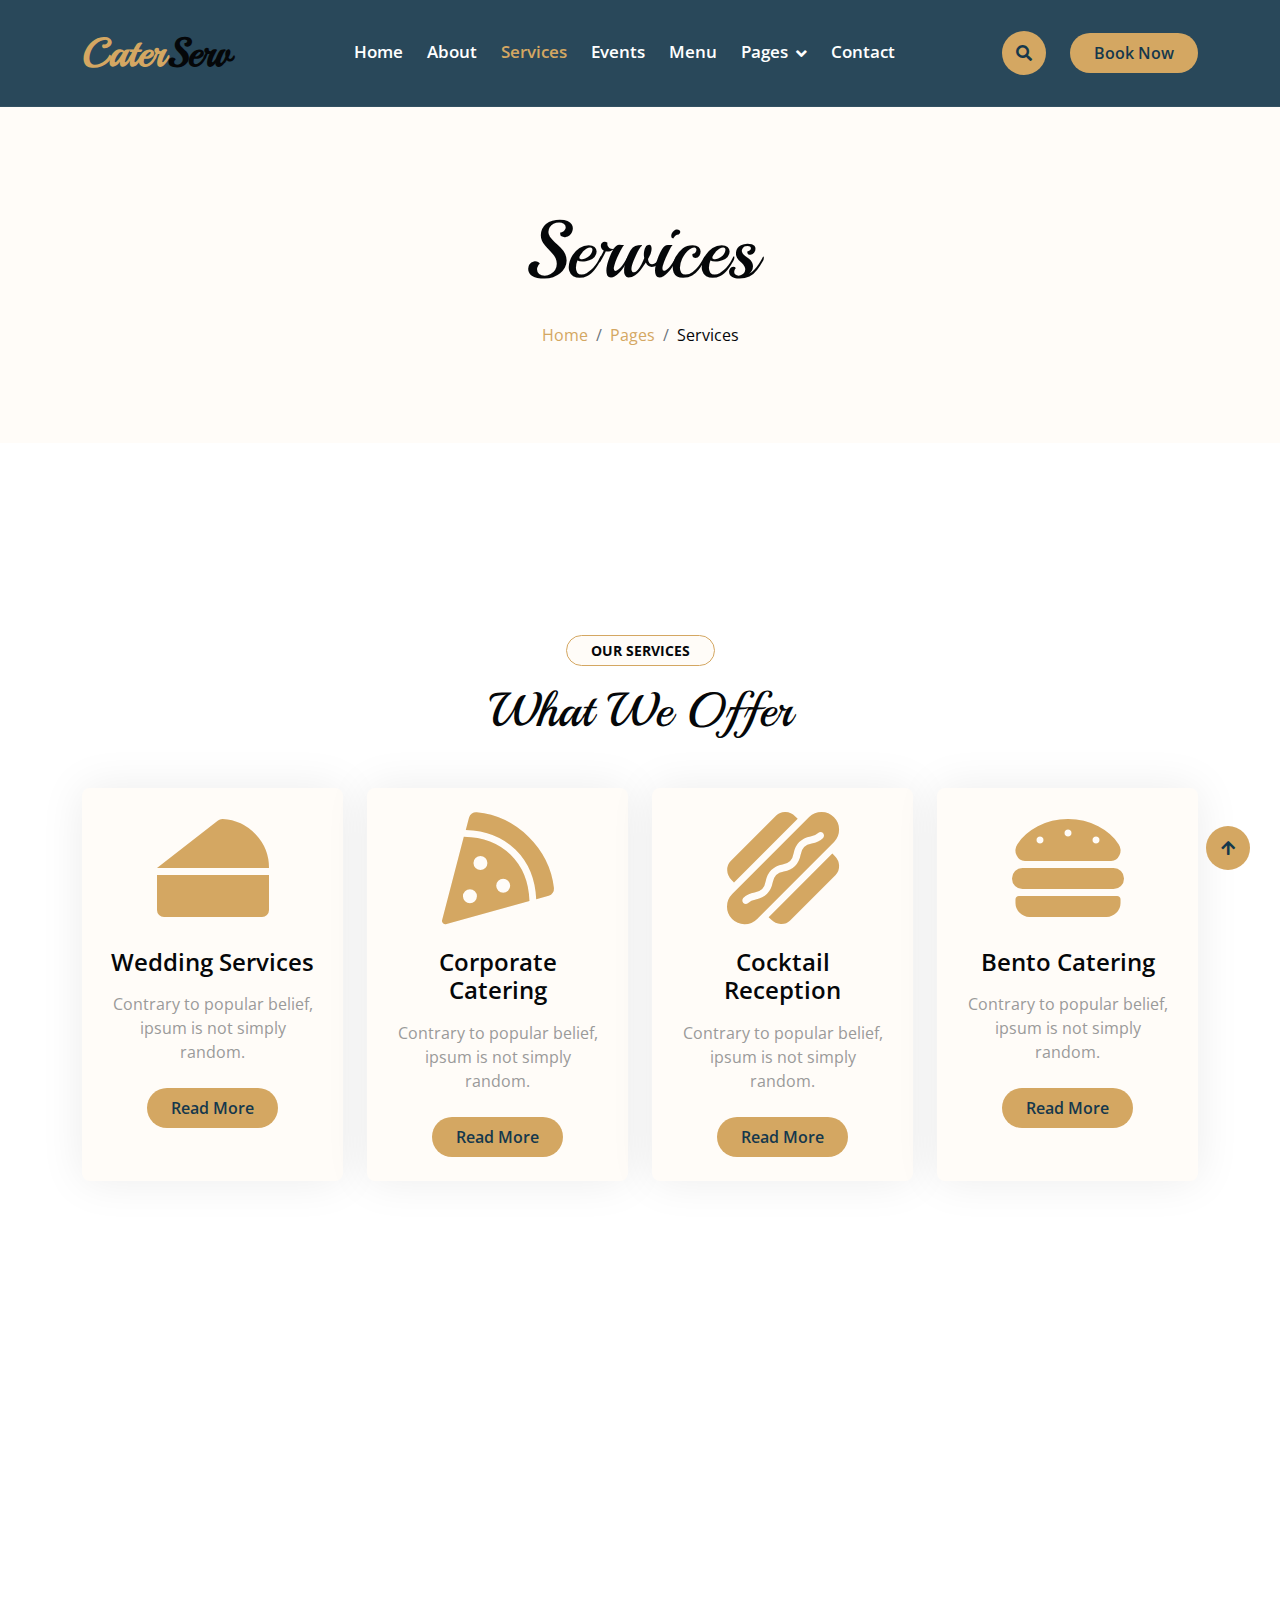
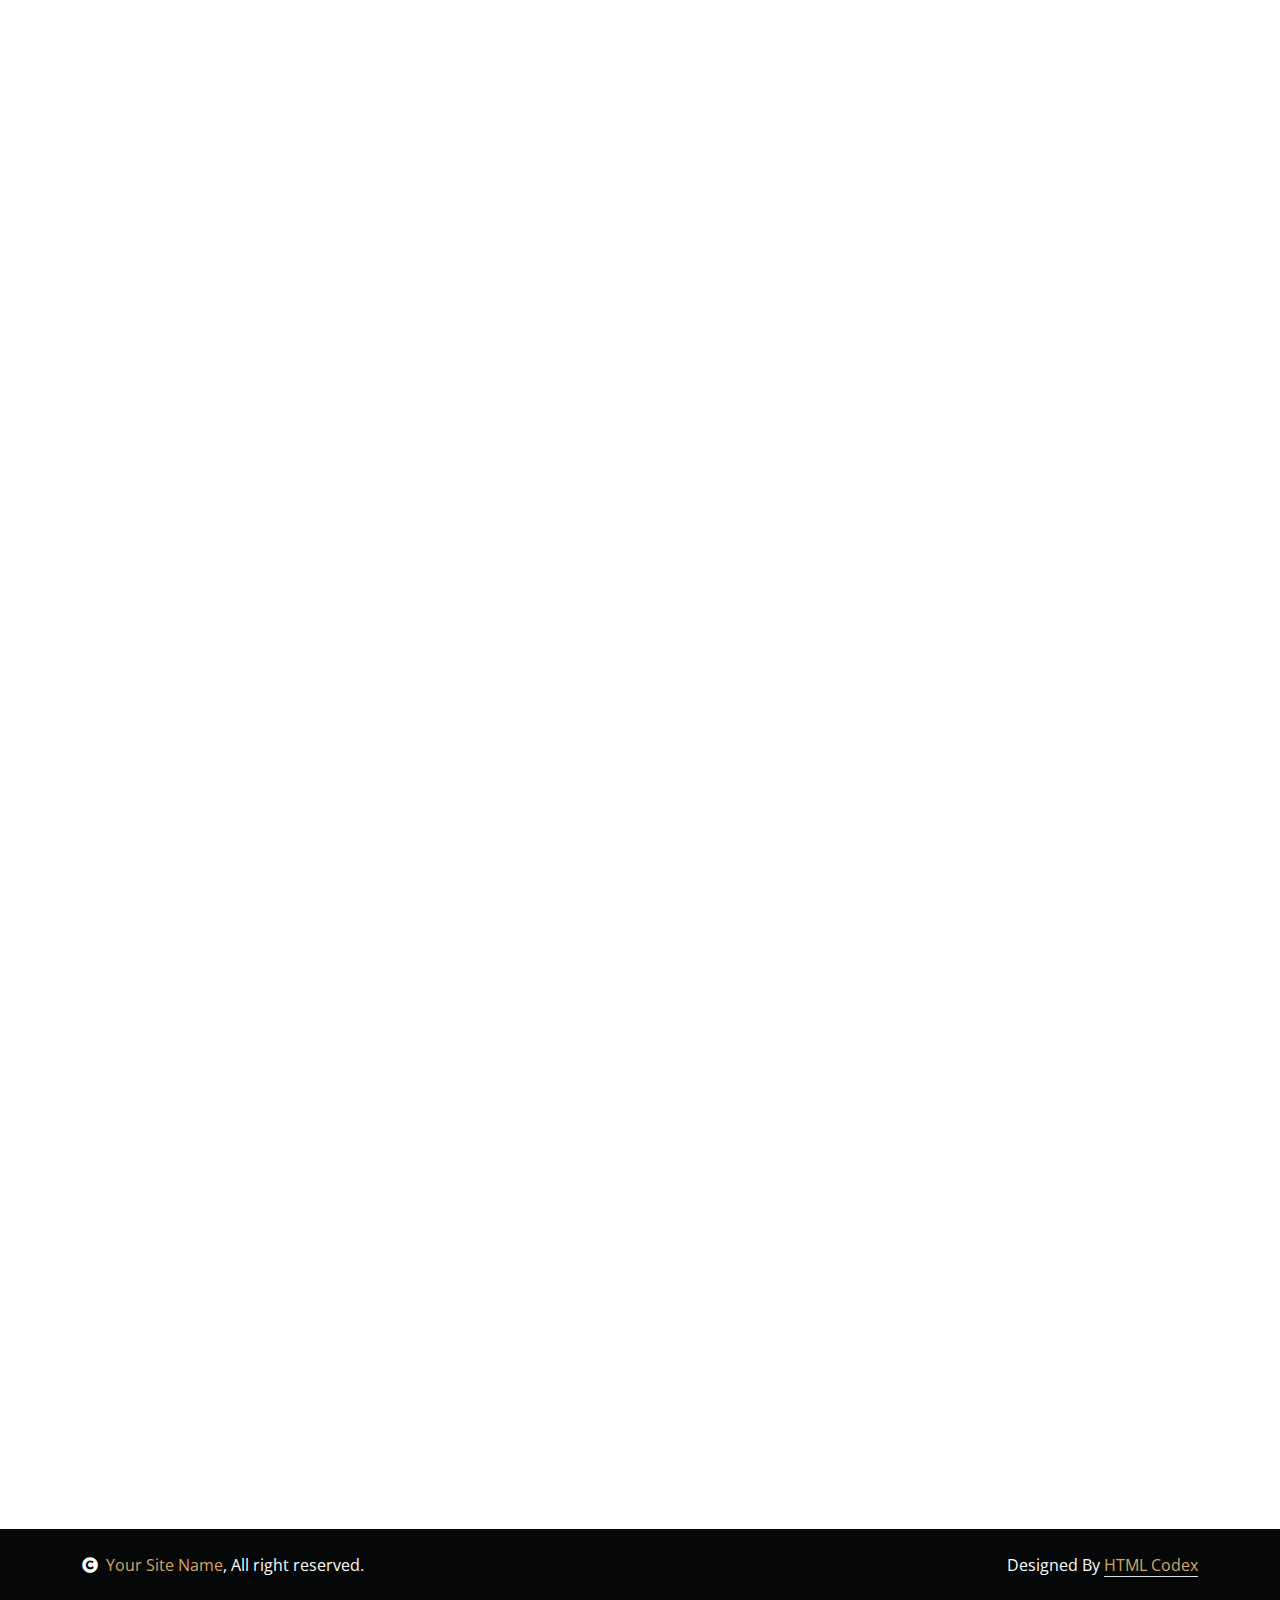
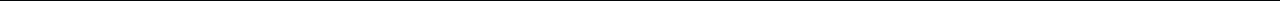
<file: service.html>
<!DOCTYPE html>
<html lang="en">

    <head>
        <meta charset="utf-8">
        <title>CaterServ - Catering Services Website Template</title>
        <meta content="width=device-width, initial-scale=1.0" name="viewport">
        <meta content="" name="keywords">
        <meta content="" name="description">

        <!-- Google Web Fonts -->
        <link rel="preconnect" href="https://fonts.googleapis.com">
        <link rel="preconnect" href="https://fonts.gstatic.com" crossorigin>
        <link href="https://fonts.googleapis.com/css2?family=Open+Sans:wght@400;600&family=Playball&display=swap" rel="stylesheet">

        <!-- Icon Font Stylesheet -->
        <link rel="stylesheet" href="https://use.fontawesome.com/releases/v5.15.4/css/all.css"/>
        <link href="https://cdn.jsdelivr.net/npm/bootstrap-icons@1.4.1/font/bootstrap-icons.css" rel="stylesheet">

        <!-- Libraries Stylesheet -->
        <link href="lib/animate/animate.min.css" rel="stylesheet">
        <link href="lib/lightbox/css/lightbox.min.css" rel="stylesheet">
        <link href="lib/owlcarousel/owl.carousel.min.css" rel="stylesheet">

        <!-- Customized Bootstrap Stylesheet -->
        <link href="css/bootstrap.min.css" rel="stylesheet">

        <!-- Template Stylesheet -->
        <link href="css/style.css" rel="stylesheet">
    </head>

    <body>

        <!-- Spinner Start -->
        <div id="spinner" class="show w-100 vh-100 bg-white position-fixed translate-middle top-50 start-50  d-flex align-items-center justify-content-center">
            <div class="spinner-grow text-primary" role="status"></div>
        </div>
        <!-- Spinner End -->


        <!-- Navbar start -->
        <div class="container-fluid nav-bar">
            <div class="container">
                <nav class="navbar navbar-light navbar-expand-lg py-4">
                    <a href="index.html" class="navbar-brand">
                        <h1 class="text-primary fw-bold mb-0">Cater<span class="text-dark">Serv</span> </h1>
                    </a>
                    <button class="navbar-toggler py-2 px-3" type="button" data-bs-toggle="collapse" data-bs-target="#navbarCollapse">
                        <span class="fa fa-bars text-primary"></span>
                    </button>
                    <div class="collapse navbar-collapse" id="navbarCollapse">
                        <div class="navbar-nav mx-auto">
                            <a href="index.html" class="nav-item nav-link">Home</a>
                            <a href="about.html" class="nav-item nav-link">About</a>
                            <a href="service.html" class="nav-item nav-link active">Services</a>
                            <a href="event.html" class="nav-item nav-link">Events</a>
                            <a href="menu.html" class="nav-item nav-link">Menu</a>
                            <div class="nav-item dropdown">
                                <a href="#" class="nav-link dropdown-toggle" data-bs-toggle="dropdown">Pages</a>
                                <div class="dropdown-menu bg-light">
                                    <a href="book.html" class="dropdown-item">Booking</a>
                                    <a href="blog.html" class="dropdown-item">Our Blog</a>
                                    <a href="team.html" class="dropdown-item">Our Team</a>
                                    <a href="testimonial.html" class="dropdown-item">Testimonial</a>
                                    <a href="404.html" class="dropdown-item">404 Page</a>
                                </div>
                            </div>
                            <a href="contact.html" class="nav-item nav-link">Contact</a>
                        </div>
                        <button class="btn-search btn btn-primary btn-md-square me-4 rounded-circle d-none d-lg-inline-flex" data-bs-toggle="modal" data-bs-target="#searchModal"><i class="fas fa-search"></i></button>
                        <a href="" class="btn btn-primary py-2 px-4 d-none d-xl-inline-block rounded-pill">Book Now</a>
                    </div>
                </nav>
            </div>
        </div>
        <!-- Navbar End -->


        <!-- Modal Search Start -->
        <div class="modal fade" id="searchModal" tabindex="-1" aria-labelledby="exampleModalLabel" aria-hidden="true">
            <div class="modal-dialog modal-fullscreen">
                <div class="modal-content rounded-0">
                    <div class="modal-header">
                        <h5 class="modal-title" id="exampleModalLabel">Search by keyword</h5>
                        <button type="button" class="btn-close" data-bs-dismiss="modal" aria-label="Close"></button>
                    </div>
                    <div class="modal-body d-flex align-items-center">
                        <div class="input-group w-75 mx-auto d-flex">
                            <input type="search" class="form-control bg-transparent p-3" placeholder="keywords" aria-describedby="search-icon-1">
                            <span id="search-icon-1" class="input-group-text p-3"><i class="fa fa-search"></i></span>
                        </div>
                    </div>
                </div>
            </div>
        </div>
        <!-- Modal Search End -->


        <!-- Hero Start -->
        <div class="container-fluid bg-light py-6 my-6 mt-0">
            <div class="container text-center animated bounceInDown">
                <h1 class="display-1 mb-4">Services</h1>
                <ol class="breadcrumb justify-content-center mb-0 animated bounceInDown">
                    <li class="breadcrumb-item"><a href="#">Home</a></li>
                    <li class="breadcrumb-item"><a href="#">Pages</a></li>
                    <li class="breadcrumb-item text-dark" aria-current="page">Services</li>
                </ol>
            </div>
        </div>
        <!-- Hero End -->


        <!-- Service Start -->
        <div class="container-fluid service py-6">
            <div class="container">
                <div class="text-center wow bounceInUp" data-wow-delay="0.1s">
                    <small class="d-inline-block fw-bold text-dark text-uppercase bg-light border border-primary rounded-pill px-4 py-1 mb-3">Our Services</small>
                    <h1 class="display-5 mb-5">What We Offer</h1>
                </div>
                <div class="row g-4">
                    <div class="col-lg-3 col-md-6 col-sm-12 wow bounceInUp" data-wow-delay="0.1s">
                        <div class="bg-light rounded service-item">
                            <div class="service-content d-flex align-items-center justify-content-center p-4">
                                <div class="service-content-icon text-center">
                                    <i class="fas fa-cheese fa-7x text-primary mb-4"></i>
                                    <h4 class="mb-3">Wedding Services</h4>
                                    <p class="mb-4">Contrary to popular belief, ipsum is not simply random.</p>
                                    <a href="#" class="btn btn-primary px-4 py-2 rounded-pill">Read More</a>
                                </div>
                            </div>
                        </div>
                    </div>
                    <div class="col-lg-3 col-md-6 col-sm-12 wow bounceInUp" data-wow-delay="0.3s">
                        <div class="bg-light rounded service-item">
                            <div class="service-content d-flex align-items-center justify-content-center p-4">
                                <div class="service-content-icon text-center">
                                    <i class="fas fa-pizza-slice fa-7x text-primary mb-4"></i>
                                    <h4 class="mb-3">Corporate Catering</h4>
                                    <p class="mb-4">Contrary to popular belief, ipsum is not simply random.</p>
                                    <a href="#" class="btn btn-primary px-4 py-2 rounded-pill">Read More</a>
                                </div>
                            </div>
                        </div>
                    </div>
                    <div class="col-lg-3 col-md-6 col-sm-12 wow bounceInUp" data-wow-delay="0.5s">
                        <div class="bg-light rounded service-item">
                            <div class="service-content d-flex align-items-center justify-content-center p-4">
                                <div class="service-content-icon text-center">
                                    <i class="fas fa-hotdog fa-7x text-primary mb-4"></i>
                                    <h4 class="mb-3">Cocktail Reception</h4>
                                    <p class="mb-4">Contrary to popular belief, ipsum is not simply random.</p>
                                    <a href="#" class="btn btn-primary px-4 py-2 rounded-pill">Read More</a>
                                </div>
                            </div>
                        </div>
                    </div>
                    <div class="col-lg-3 col-md-6 col-sm-12 wow bounceInUp" data-wow-delay="0.7s">
                        <div class="bg-light rounded service-item">
                            <div class="service-content d-flex align-items-center justify-content-center p-4">
                                <div class="service-content-icon text-center">
                                    <i class="fas fa-hamburger fa-7x text-primary mb-4"></i>
                                    <h4 class="mb-3">Bento Catering</h4>
                                    <p class="mb-4">Contrary to popular belief, ipsum is not simply random.</p>
                                    <a href="#" class="btn btn-primary px-4 py-2 rounded-pill">Read More</a>
                                </div>
                            </div>
                        </div>
                    </div>
                    <div class="col-lg-3 col-md-6 col-sm-12 wow bounceInUp" data-wow-delay="0.1s">
                        <div class="bg-light rounded service-item">
                            <div class="service-content d-flex align-items-center justify-content-center p-4">
                                <div class="service-content-icon text-center">
                                    <i class="fas fa-wine-glass-alt fa-7x text-primary mb-4"></i>
                                    <h4 class="mb-3">Pub Party</h4>
                                    <p class="mb-4">Contrary to popular belief, ipsum is not simply random.</p>
                                    <a href="#" class="btn btn-primary px-4 py-2 rounded-pill">Read More</a>
                                </div>
                            </div>
                        </div>
                    </div>
                    <div class="col-lg-3 col-md-6 col-sm-12 wow bounceInUp" data-wow-delay="0.3s">
                        <div class="bg-light rounded service-item">
                            <div class="service-content d-flex align-items-center justify-content-center p-4">
                                <div class="service-content-icon text-center">
                                    <i class="fas fa-walking fa-7x text-primary mb-4"></i>
                                    <h4 class="mb-3">Home Delivery</h4>
                                    <p class="mb-4">Contrary to popular belief, ipsum is not simply random.</p>
                                    <a href="#" class="btn btn-primary px-4 py-2 rounded-pill">Read More</a>
                                </div>
                            </div>
                        </div>
                    </div>
                    <div class="col-lg-3 col-md-6 col-sm-12 wow bounceInUp" data-wow-delay="0.5s">
                        <div class="bg-light rounded service-item">
                            <div class="service-content d-flex align-items-center justify-content-center p-4">
                                <div class="service-content-icon text-center">
                                    <i class="fas fa-wheelchair fa-7x text-primary mb-4"></i>
                                    <h4 class="mb-3">Sit-down Catering</h4>
                                    <p class="mb-4">Contrary to popular belief, ipsum is not simply random.</p>
                                    <a href="#" class="btn btn-primary px-4 py-2 rounded-pill">Read More</a>
                                </div>
                            </div>
                        </div>
                    </div>
                    <div class="col-lg-3 col-md-6 col-sm-12 wow bounceInUp" data-wow-delay="0.7s">
                        <div class="bg-light rounded service-item">
                            <div class="service-content d-flex align-items-center justify-content-center p-4">
                                <div class="service-content-icon text-center">
                                    <i class="fas fa-utensils fa-7x text-primary mb-4"></i>
                                    <h4 class="mb-3">Buffet Catering</h4>
                                    <p class="mb-4">Contrary to popular belief, ipsum is not simply random.</p>
                                    <a href="#" class="btn btn-primary px-4 py-2 rounded-pill">Read More</a>
                                </div>
                            </div>
                        </div>
                    </div>
                </div>
            </div>
        </div>
        <!-- Service End -->


        <!-- Testimonial Start -->
        <div class="container-fluid py-6">
            <div class="container">
                <div class="text-center wow bounceInUp" data-wow-delay="0.1s">
                    <small class="d-inline-block fw-bold text-dark text-uppercase bg-light border border-primary rounded-pill px-4 py-1 mb-3">Testimonial</small>
                    <h1 class="display-5 mb-5">What Our Customers says!</h1>
                </div>
                <div class="owl-carousel owl-theme testimonial-carousel testimonial-carousel-1 mb-4 wow bounceInUp" data-wow-delay="0.1s">
                    <div class="testimonial-item rounded bg-light">
                        <div class="d-flex mb-3">
                            <img src="img/testimonial-1.jpg" class="img-fluid rounded-circle flex-shrink-0" alt="">
                            <div class="position-absolute" style="top: 15px; right: 20px;">
                                <i class="fa fa-quote-right fa-2x"></i>
                            </div>
                            <div class="ps-3 my-auto">
                                <h4 class="mb-0">Person Name</h4>
                                <p class="m-0">Profession</p>
                            </div>
                        </div>
                        <div class="testimonial-content">
                            <div class="d-flex">
                                <i class="fas fa-star text-primary"></i>
                                <i class="fas fa-star text-primary"></i>
                                <i class="fas fa-star text-primary"></i>
                                <i class="fas fa-star text-primary"></i>
                                <i class="fas fa-star text-primary"></i>
                            </div>
                            <p class="fs-5 m-0 pt-3">Lorem ipsum dolor sit amet elit, sed do eiusmod tempor ut labore et dolore magna aliqua.</p>
                        </div>
                    </div>
                    <div class="testimonial-item rounded bg-light">
                        <div class="d-flex mb-3">
                            <img src="img/testimonial-2.jpg" class="img-fluid rounded-circle flex-shrink-0" alt="">
                            <div class="position-absolute" style="top: 15px; right: 20px;">
                                <i class="fa fa-quote-right fa-2x"></i>
                            </div>
                            <div class="ps-3 my-auto">
                                <h4 class="mb-0">Person Name</h4>
                                <p class="m-0">Profession</p>
                            </div>
                        </div>
                        <div class="testimonial-content">
                            <div class="d-flex">
                                <i class="fas fa-star text-primary"></i>
                                <i class="fas fa-star text-primary"></i>
                                <i class="fas fa-star text-primary"></i>
                                <i class="fas fa-star text-primary"></i>
                                <i class="fas fa-star text-primary"></i>
                            </div>
                            <p class="fs-5 m-0 pt-3">Lorem ipsum dolor sit amet elit, sed do eiusmod tempor ut labore et dolore magna aliqua.</p>
                        </div>
                    </div>
                    <div class="testimonial-item rounded bg-light">
                        <div class="d-flex mb-3">
                            <img src="img/testimonial-3.jpg" class="img-fluid rounded-circle flex-shrink-0" alt="">
                            <div class="position-absolute" style="top: 15px; right: 20px;">
                                <i class="fa fa-quote-right fa-2x"></i>
                            </div>
                            <div class="ps-3 my-auto">
                                <h4 class="mb-0">Person Name</h4>
                                <p class="m-0">Profession</p>
                            </div>
                        </div>
                        <div class="testimonial-content">
                            <div class="d-flex">
                                <i class="fas fa-star text-primary"></i>
                                <i class="fas fa-star text-primary"></i>
                                <i class="fas fa-star text-primary"></i>
                                <i class="fas fa-star text-primary"></i>
                                <i class="fas fa-star text-primary"></i>
                            </div>
                            <p class="fs-5 m-0 pt-3">Lorem ipsum dolor sit amet elit, sed do eiusmod tempor ut labore et dolore magna aliqua.</p>
                        </div>
                    </div>
                    <div class="testimonial-item rounded bg-light">
                        <div class="d-flex mb-3">
                            <img src="img/testimonial-4.jpg" class="img-fluid rounded-circle flex-shrink-0" alt="">
                            <div class="position-absolute" style="top: 15px; right: 20px;">
                                <i class="fa fa-quote-right fa-2x"></i>
                            </div>
                            <div class="ps-3 my-auto">
                                <h4 class="mb-0">Person Name</h4>
                                <p class="m-0">Profession</p>
                            </div>
                        </div>
                        <div class="testimonial-content">
                            <div class="d-flex">
                                <i class="fas fa-star text-primary"></i>
                                <i class="fas fa-star text-primary"></i>
                                <i class="fas fa-star text-primary"></i>
                                <i class="fas fa-star text-primary"></i>
                                <i class="fas fa-star text-primary"></i>
                            </div>
                            <p class="fs-5 m-0 pt-3">Lorem ipsum dolor sit amet elit, sed do eiusmod tempor ut labore et dolore magna aliqua.</p>
                        </div>
                    </div>
                </div>
                <div class="owl-carousel testimonial-carousel testimonial-carousel-2 wow bounceInUp" data-wow-delay="0.3s">
                    <div class="testimonial-item rounded bg-light">
                        <div class="d-flex mb-3">
                            <img src="img/testimonial-1.jpg" class="img-fluid rounded-circle flex-shrink-0" alt="">
                            <div class="position-absolute" style="top: 15px; right: 20px;">
                                <i class="fa fa-quote-right fa-2x"></i>
                            </div>
                            <div class="ps-3 my-auto">
                                <h4 class="mb-0">Person Name</h4>
                                <p class="m-0">Profession</p>
                            </div>
                        </div>
                        <div class="testimonial-content">
                            <div class="d-flex">
                                <i class="fas fa-star text-primary"></i>
                                <i class="fas fa-star text-primary"></i>
                                <i class="fas fa-star text-primary"></i>
                                <i class="fas fa-star text-primary"></i>
                                <i class="fas fa-star text-primary"></i>
                            </div>
                            <p class="fs-5 m-0 pt-3">Lorem ipsum dolor sit amet elit, sed do eiusmod tempor ut labore et dolore magna aliqua.</p>
                        </div>
                    </div>
                    <div class="testimonial-item rounded bg-light">
                        <div class="d-flex mb-3">
                            <img src="img/testimonial-2.jpg" class="img-fluid rounded-circle flex-shrink-0" alt="">
                            <div class="position-absolute" style="top: 15px; right: 20px;">
                                <i class="fa fa-quote-right fa-2x"></i>
                            </div>
                            <div class="ps-3 my-auto">
                                <h4 class="mb-0">Person Name</h4>
                                <p class="m-0">Profession</p>
                            </div>
                        </div>
                        <div class="testimonial-content">
                            <div class="d-flex">
                                <i class="fas fa-star text-primary"></i>
                                <i class="fas fa-star text-primary"></i>
                                <i class="fas fa-star text-primary"></i>
                                <i class="fas fa-star text-primary"></i>
                                <i class="fas fa-star text-primary"></i>
                            </div>
                            <p class="fs-5 m-0 pt-3">Lorem ipsum dolor sit amet elit, sed do eiusmod tempor ut labore et dolore magna aliqua.</p>
                        </div>
                    </div>
                    <div class="testimonial-item rounded bg-light">
                        <div class="d-flex mb-3">
                            <img src="img/testimonial-3.jpg" class="img-fluid rounded-circle flex-shrink-0" alt="">
                            <div class="position-absolute" style="top: 15px; right: 20px;">
                                <i class="fa fa-quote-right fa-2x"></i>
                            </div>
                            <div class="ps-3 my-auto">
                                <h4 class="mb-0">Person Name</h4>
                                <p class="m-0">Profession</p>
                            </div>
                        </div>
                        <div class="testimonial-content">
                            <div class="d-flex">
                                <i class="fas fa-star text-primary"></i>
                                <i class="fas fa-star text-primary"></i>
                                <i class="fas fa-star text-primary"></i>
                                <i class="fas fa-star text-primary"></i>
                                <i class="fas fa-star text-primary"></i>
                            </div>
                            <p class="fs-5 m-0 pt-3">Lorem ipsum dolor sit amet elit, sed do eiusmod tempor ut labore et dolore magna aliqua.</p>
                        </div>
                    </div>
                    <div class="testimonial-item rounded bg-light">
                        <div class="d-flex mb-3">
                            <img src="img/testimonial-4.jpg" class="img-fluid rounded-circle flex-shrink-0" alt="">
                            <div class="position-absolute" style="top: 15px; right: 20px;">
                                <i class="fa fa-quote-right fa-2x"></i>
                            </div>
                            <div class="ps-3 my-auto">
                                <h4 class="mb-0">Person Name</h4>
                                <p class="m-0">Profession</p>
                            </div>
                        </div>
                        <div class="testimonial-content">
                            <div class="d-flex">
                                <i class="fas fa-star text-primary"></i>
                                <i class="fas fa-star text-primary"></i>
                                <i class="fas fa-star text-primary"></i>
                                <i class="fas fa-star text-primary"></i>
                                <i class="fas fa-star text-primary"></i>
                            </div>
                            <p class="fs-5 m-0 pt-3">Lorem ipsum dolor sit amet elit, sed do eiusmod tempor ut labore et dolore magna aliqua.</p>
                        </div>
                    </div>
                </div>
            </div>
        </div>
        <!-- Testimonial End -->


        <!-- Footer Start -->
        <div class="container-fluid footer py-6 my-6 mb-0 bg-light wow bounceInUp" data-wow-delay="0.1s">
            <div class="container">
                <div class="row">
                    <div class="col-lg-3 col-md-6">
                        <div class="footer-item">
                            <h1 class="text-primary">Cater<span class="text-dark">Serv</span></h1>
                            <p class="lh-lg mb-4">There cursus massa at urnaaculis estieSed aliquamellus vitae ultrs condmentum leo massamollis its estiegittis miristum.</p>
                            <div class="footer-icon d-flex">
                                <a class="btn btn-primary btn-sm-square me-2 rounded-circle" href=""><i class="fab fa-facebook-f"></i></a>
                                <a class="btn btn-primary btn-sm-square me-2 rounded-circle" href=""><i class="fab fa-twitter"></i></a>
                                <a href="#" class="btn btn-primary btn-sm-square me-2 rounded-circle"><i class="fab fa-instagram"></i></a>
                                <a href="#" class="btn btn-primary btn-sm-square rounded-circle"><i class="fab fa-linkedin-in"></i></a>
                            </div>
                        </div>
                    </div>
                    <div class="col-lg-3 col-md-6">
                        <div class="footer-item">
                            <h4 class="mb-4">Special Facilities</h4>
                            <div class="d-flex flex-column align-items-start">
                                <a class="text-body mb-3" href=""><i class="fa fa-check text-primary me-2"></i>Cheese Burger</a>
                                <a class="text-body mb-3" href=""><i class="fa fa-check text-primary me-2"></i>Sandwich</a>
                                <a class="text-body mb-3" href=""><i class="fa fa-check text-primary me-2"></i>Panner Burger</a>
                                <a class="text-body mb-3" href=""><i class="fa fa-check text-primary me-2"></i>Special Sweets</a>
                            </div>
                        </div>
                    </div>
                    <div class="col-lg-3 col-md-6">
                        <div class="footer-item">
                            <h4 class="mb-4">Contact Us</h4>
                            <div class="d-flex flex-column align-items-start">
                                <p><i class="fa fa-map-marker-alt text-primary me-2"></i> 123 Street, New York, USA</p>
                                <p><i class="fa fa-phone-alt text-primary me-2"></i> (+012) 3456 7890 123</p>
                                <p><i class="fas fa-envelope text-primary me-2"></i> info@example.com</p>
                                <p><i class="fa fa-clock text-primary me-2"></i> 26/7 Hours Service</p>
                            </div>
                        </div>
                    </div>
                    <div class="col-lg-3 col-md-6">
                        <div class="footer-item">
                            <h4 class="mb-4">Social Gallery</h4>
                            <div class="row g-2">
                                <div class="col-4">
                                     <img src="img/menu-01.jpg" class="img-fluid rounded-circle border border-primary p-2" alt="">
                                </div>
                                <div class="col-4">
                                     <img src="img/menu-02.jpg" class="img-fluid rounded-circle border border-primary p-2" alt="">
                                </div>
                                <div class="col-4">
                                     <img src="img/menu-03.jpg" class="img-fluid rounded-circle border border-primary p-2" alt="">
                                </div>
                                <div class="col-4">
                                     <img src="img/menu-04.jpg" class="img-fluid rounded-circle border border-primary p-2" alt="">
                                </div>
                                <div class="col-4">
                                     <img src="img/menu-05.jpg" class="img-fluid rounded-circle border border-primary p-2" alt="">
                                </div>
                                <div class="col-4">
                                     <img src="img/menu-06.jpg" class="img-fluid rounded-circle border border-primary p-2" alt="">
                                </div>
                            </div>
                        </div>
                    </div>
                </div>
            </div>
        </div>
        <!-- Footer End -->


        <!-- Copyright Start -->
        <div class="container-fluid copyright bg-dark py-4">
            <div class="container">
                <div class="row">
                    <div class="col-md-6 text-center text-md-start mb-3 mb-md-0">
                        <span class="text-light"><a href="#"><i class="fas fa-copyright text-light me-2"></i>Your Site Name</a>, All right reserved.</span>
                    </div>
                    <div class="col-md-6 my-auto text-center text-md-end text-white">
                        <!--/*** This template is free as long as you keep the below author’s credit link/attribution link/backlink. ***/-->
                        <!--/*** If you'd like to use the template without the below author’s credit link/attribution link/backlink, ***/-->
                        <!--/*** you can purchase the Credit Removal License from " /credit-removal". ***/-->
                        Designed By <a class="border-bottom" href=" ">HTML Codex</a>
                    </div>
                </div>
            </div>
        </div>
        <!-- Copyright End -->


        <!-- Back to Top -->
        <a href="#" class="btn btn-md-square btn-primary rounded-circle back-to-top"><i class="fa fa-arrow-up"></i></a>   

        
    <!-- JavaScript Libraries -->
    <script src="https://ajax.googleapis.com/ajax/libs/jquery/1.12.4/jquery.min.js"></script>
    <script src="https://cdn.jsdelivr.net/npm/bootstrap@5.0.0/dist/js/bootstrap.bundle.min.js"></script>
    <script src="lib/wow/wow.min.js"></script>
    <script src="lib/easing/easing.min.js"></script>
    <script src="lib/waypoints/waypoints.min.js"></script>
    <script src="lib/counterup/counterup.min.js"></script>
    <script src="lib/lightbox/js/lightbox.min.js"></script>
    <script src="lib/owlcarousel/owl.carousel.min.js"></script>

    <!-- Template Javascript -->
    <script src="js/main.js"></script>
    </body>

</html>
</file>
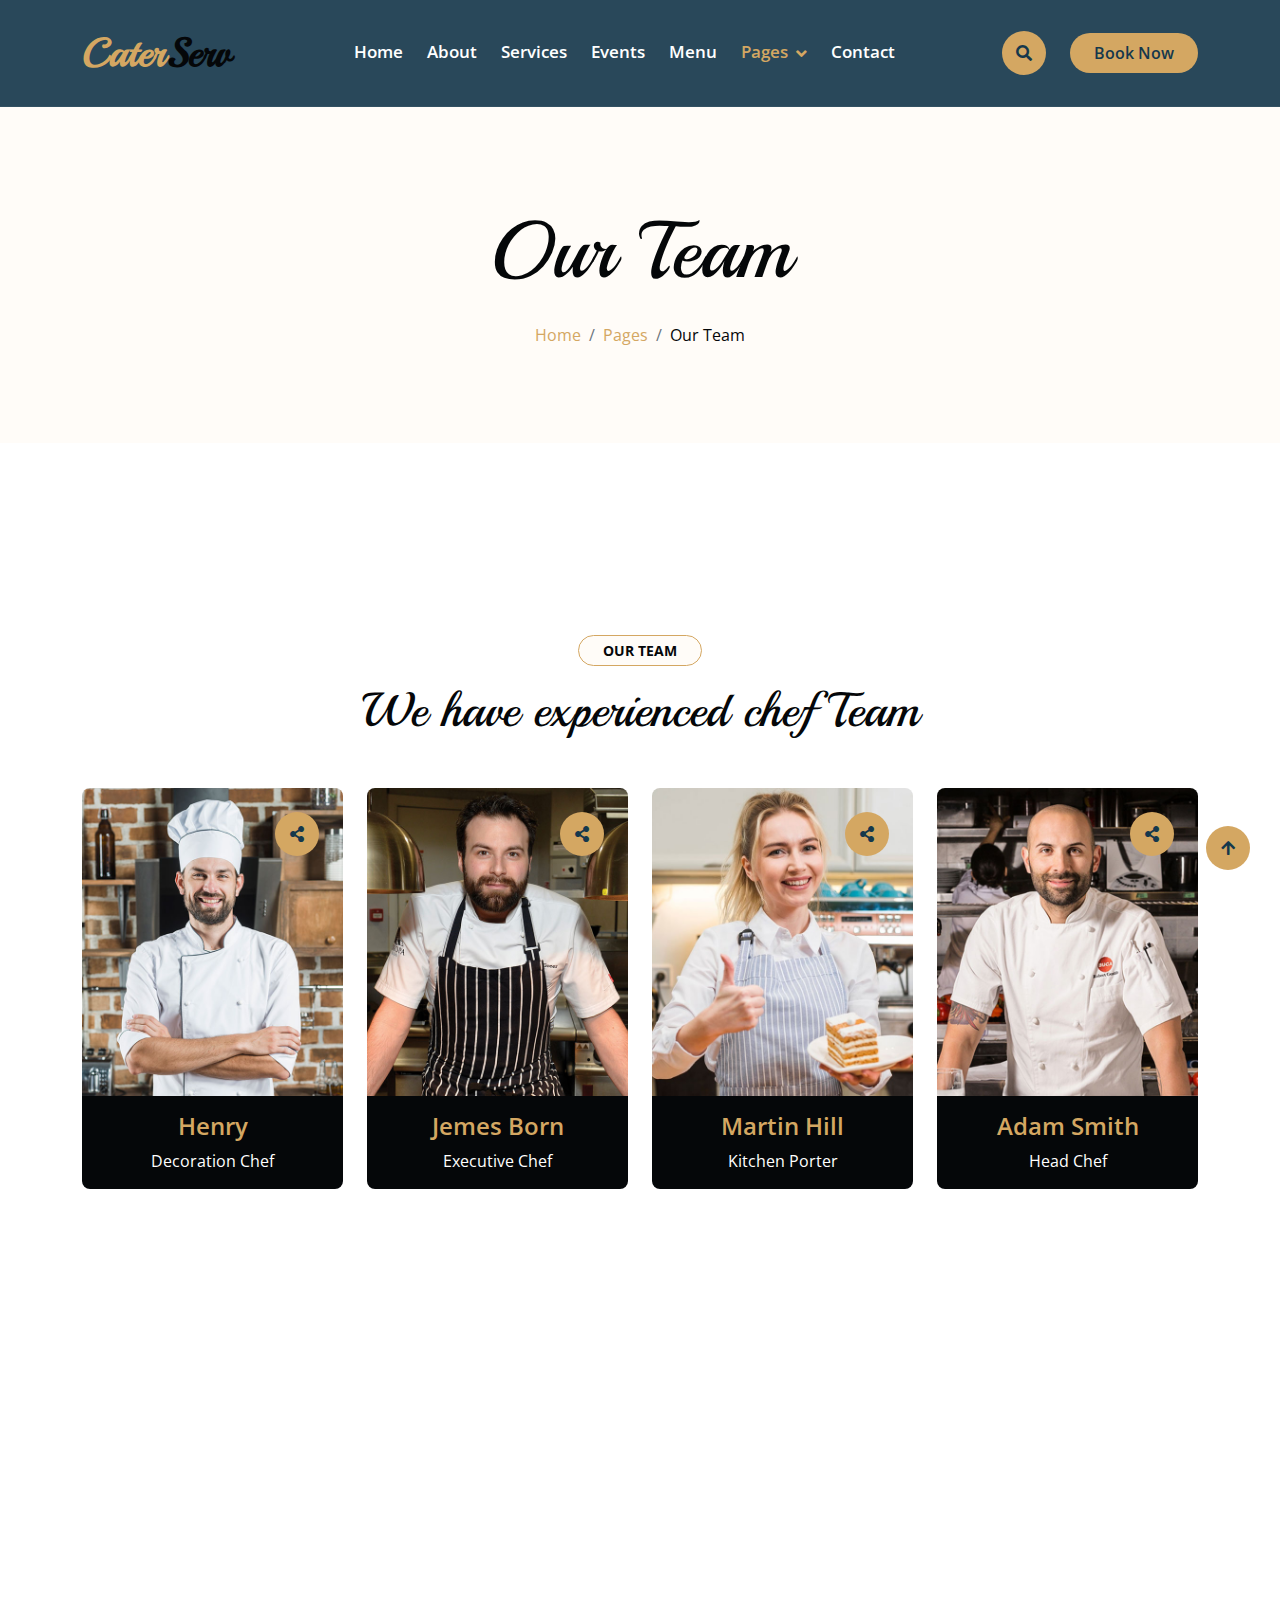
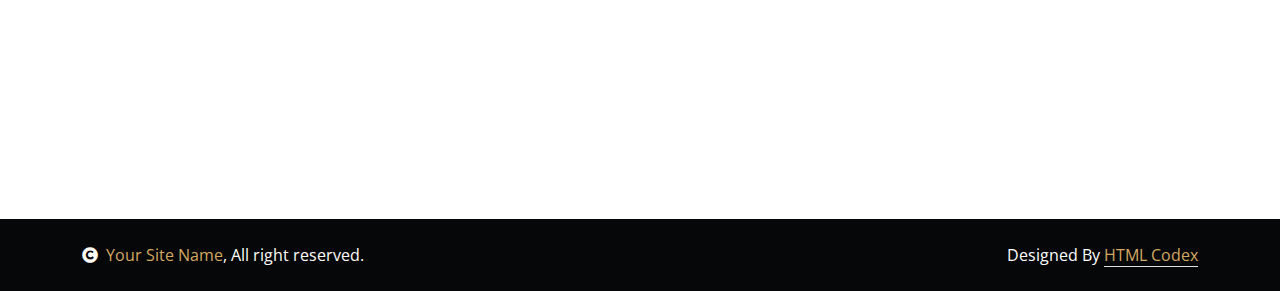
<file: team.html>
<!DOCTYPE html>
<html lang="en">

    <head>
        <meta charset="utf-8">
        <title>CaterServ - Catering Services Website Template</title>
        <meta content="width=device-width, initial-scale=1.0" name="viewport">
        <meta content="" name="keywords">
        <meta content="" name="description">

        <!-- Google Web Fonts -->
        <link rel="preconnect" href="https://fonts.googleapis.com">
        <link rel="preconnect" href="https://fonts.gstatic.com" crossorigin>
        <link href="https://fonts.googleapis.com/css2?family=Open+Sans:wght@400;600&family=Playball&display=swap" rel="stylesheet">

        <!-- Icon Font Stylesheet -->
        <link rel="stylesheet" href="https://use.fontawesome.com/releases/v5.15.4/css/all.css"/>
        <link href="https://cdn.jsdelivr.net/npm/bootstrap-icons@1.4.1/font/bootstrap-icons.css" rel="stylesheet">

        <!-- Libraries Stylesheet -->
        <link href="lib/animate/animate.min.css" rel="stylesheet">
        <link href="lib/lightbox/css/lightbox.min.css" rel="stylesheet">
        <link href="lib/owlcarousel/owl.carousel.min.css" rel="stylesheet">

        <!-- Customized Bootstrap Stylesheet -->
        <link href="css/bootstrap.min.css" rel="stylesheet">

        <!-- Template Stylesheet -->
        <link href="css/style.css" rel="stylesheet">
    </head>

    <body>

        <!-- Spinner Start -->
        <div id="spinner" class="show w-100 vh-100 bg-white position-fixed translate-middle top-50 start-50  d-flex align-items-center justify-content-center">
            <div class="spinner-grow text-primary" role="status"></div>
        </div>
        <!-- Spinner End -->


        <!-- Navbar start -->
        <div class="container-fluid nav-bar">
            <div class="container">
                <nav class="navbar navbar-light navbar-expand-lg py-4">
                    <a href="index.html" class="navbar-brand">
                        <h1 class="text-primary fw-bold mb-0">Cater<span class="text-dark">Serv</span> </h1>
                    </a>
                    <button class="navbar-toggler py-2 px-3" type="button" data-bs-toggle="collapse" data-bs-target="#navbarCollapse">
                        <span class="fa fa-bars text-primary"></span>
                    </button>
                    <div class="collapse navbar-collapse" id="navbarCollapse">
                        <div class="navbar-nav mx-auto">
                            <a href="index.html" class="nav-item nav-link">Home</a>
                            <a href="about.html" class="nav-item nav-link">About</a>
                            <a href="service.html" class="nav-item nav-link">Services</a>
                            <a href="event.html" class="nav-item nav-link">Events</a>
                            <a href="menu.html" class="nav-item nav-link">Menu</a>
                            <div class="nav-item dropdown">
                                <a href="#" class="nav-link dropdown-toggle active" data-bs-toggle="dropdown">Pages</a>
                                <div class="dropdown-menu bg-light">
                                    <a href="book.html" class="dropdown-item">Booking</a>
                                    <a href="blog.html" class="dropdown-item">Our Blog</a>
                                    <a href="team.html" class="dropdown-item active">Our Team</a>
                                    <a href="testimonial.html" class="dropdown-item">Testimonial</a>
                                    <a href="404.html" class="dropdown-item">404 Page</a>
                                </div>
                            </div>
                            <a href="contact.html" class="nav-item nav-link">Contact</a>
                        </div>
                        <button class="btn-search btn btn-primary btn-md-square me-4 rounded-circle d-none d-lg-inline-flex" data-bs-toggle="modal" data-bs-target="#searchModal"><i class="fas fa-search"></i></button>
                        <a href="" class="btn btn-primary py-2 px-4 d-none d-xl-inline-block rounded-pill">Book Now</a>
                    </div>
                </nav>
            </div>
        </div>
        <!-- Navbar End -->


        <!-- Modal Search Start -->
        <div class="modal fade" id="searchModal" tabindex="-1" aria-labelledby="exampleModalLabel" aria-hidden="true">
            <div class="modal-dialog modal-fullscreen">
                <div class="modal-content rounded-0">
                    <div class="modal-header">
                        <h5 class="modal-title" id="exampleModalLabel">Search by keyword</h5>
                        <button type="button" class="btn-close" data-bs-dismiss="modal" aria-label="Close"></button>
                    </div>
                    <div class="modal-body d-flex align-items-center">
                        <div class="input-group w-75 mx-auto d-flex">
                            <input type="search" class="form-control bg-transparent p-3" placeholder="keywords" aria-describedby="search-icon-1">
                            <span id="search-icon-1" class="input-group-text p-3"><i class="fa fa-search"></i></span>
                        </div>
                    </div>
                </div>
            </div>
        </div>
        <!-- Modal Search End -->


        <!-- Hero Start -->
        <div class="container-fluid bg-light py-6 my-6 mt-0">
            <div class="container text-center animated bounceInDown">
                <h1 class="display-1 mb-4">Our Team</h1>
                <ol class="breadcrumb justify-content-center mb-0 animated bounceInDown">
                    <li class="breadcrumb-item"><a href="#">Home</a></li>
                    <li class="breadcrumb-item"><a href="#">Pages</a></li>
                    <li class="breadcrumb-item text-dark" aria-current="page">Our Team</li>
                </ol>
            </div>
        </div>
        <!-- Hero End -->


        <!-- Team Start -->
        <div class="container-fluid team py-6">
            <div class="container">
                <div class="text-center wow bounceInUp" data-wow-delay="0.1s">
                    <small class="d-inline-block fw-bold text-dark text-uppercase bg-light border border-primary rounded-pill px-4 py-1 mb-3">Our Team</small>
                    <h1 class="display-5 mb-5">We have experienced chef Team</h1>
                </div>
                <div class="row g-4">
                    <div class="col-lg-3 col-md-6 wow bounceInUp" data-wow-delay="0.1s">
                        <div class="team-item rounded">
                            <img class="img-fluid rounded-top " src="img/team-1.jpg" alt="">
                            <div class="team-content text-center py-3 bg-dark rounded-bottom">
                                <h4 class="text-primary">Henry</h4>
                                <p class="text-white mb-0">Decoration Chef</p>
                            </div>
                            <div class="team-icon d-flex flex-column justify-content-center m-4">
                                <a class="share btn btn-primary btn-md-square rounded-circle mb-2" href=""><i class="fas fa-share-alt"></i></a>
                                <a class="share-link btn btn-primary btn-md-square rounded-circle mb-2" href=""><i class="fab fa-facebook-f"></i></a>
                                <a class="share-link btn btn-primary btn-md-square rounded-circle mb-2" href=""><i class="fab fa-twitter"></i></a>
                                <a class="share-link btn btn-primary btn-md-square rounded-circle mb-2" href=""><i class="fab fa-instagram"></i></a>
                            </div>
                        </div>
                    </div>
                    <div class="col-lg-3 col-md-6 wow bounceInUp" data-wow-delay="0.3s">
                        <div class="team-item rounded">
                            <img class="img-fluid rounded-top " src="img/team-2.jpg" alt="">
                            <div class="team-content text-center py-3 bg-dark rounded-bottom">
                                <h4 class="text-primary">Jemes Born</h4>
                                <p class="text-white mb-0">Executive Chef</p>
                            </div>
                            <div class="team-icon d-flex flex-column justify-content-center m-4">
                                <a class="share btn btn-primary btn-md-square rounded-circle mb-2" href=""><i class="fas fa-share-alt"></i></a>
                                <a class="share-link btn btn-primary btn-md-square rounded-circle mb-2" href=""><i class="fab fa-facebook-f"></i></a>
                                <a class="share-link btn btn-primary btn-md-square rounded-circle mb-2" href=""><i class="fab fa-twitter"></i></a>
                                <a class="share-link btn btn-primary btn-md-square rounded-circle mb-2" href=""><i class="fab fa-instagram"></i></a>
                            </div>
                        </div>
                    </div>
                    <div class="col-lg-3 col-md-6 wow bounceInUp" data-wow-delay="0.5s">
                        <div class="team-item rounded">
                            <img class="img-fluid rounded-top " src="img/team-3.jpg" alt="">
                            <div class="team-content text-center py-3 bg-dark rounded-bottom">
                                <h4 class="text-primary">Martin Hill</h4>
                                <p class="text-white mb-0">Kitchen Porter</p>
                            </div>
                            <div class="team-icon d-flex flex-column justify-content-center m-4">
                                <a class="share btn btn-primary btn-md-square rounded-circle mb-2" href=""><i class="fas fa-share-alt"></i></a>
                                <a class="share-link btn btn-primary btn-md-square rounded-circle mb-2" href=""><i class="fab fa-facebook-f"></i></a>
                                <a class="share-link btn btn-primary btn-md-square rounded-circle mb-2" href=""><i class="fab fa-twitter"></i></a>
                                <a class="share-link btn btn-primary btn-md-square rounded-circle mb-2" href=""><i class="fab fa-instagram"></i></a>
                            </div>
                        </div>
                    </div>
                    <div class="col-lg-3 col-md-6 wow bounceInUp" data-wow-delay="0.7s">
                        <div class="team-item rounded">
                            <img class="img-fluid rounded-top " src="img/team-4.jpg" alt="">
                            <div class="team-content text-center py-3 bg-dark rounded-bottom">
                                <h4 class="text-primary">Adam Smith</h4>
                                <p class="text-white mb-0">Head Chef</p>
                            </div>
                            <div class="team-icon d-flex flex-column justify-content-center m-4">
                                <a class="share btn btn-primary btn-md-square rounded-circle mb-2" href=""><i class="fas fa-share-alt"></i></a>
                                <a class="share-link btn btn-primary btn-md-square rounded-circle mb-2" href=""><i class="fab fa-facebook-f"></i></a>
                                <a class="share-link btn btn-primary btn-md-square rounded-circle mb-2" href=""><i class="fab fa-twitter"></i></a>
                                <a class="share-link btn btn-primary btn-md-square rounded-circle mb-2" href=""><i class="fab fa-instagram"></i></a>
                            </div>
                        </div>
                    </div>
                </div>
            </div>
        </div>
        <!-- Team End -->


        <!-- Footer Start -->
        <div class="container-fluid footer py-6 my-6 mb-0 bg-light wow bounceInUp" data-wow-delay="0.1s">
            <div class="container">
                <div class="row">
                    <div class="col-lg-3 col-md-6">
                        <div class="footer-item">
                            <h1 class="text-primary">Cater<span class="text-dark">Serv</span></h1>
                            <p class="lh-lg mb-4">There cursus massa at urnaaculis estieSed aliquamellus vitae ultrs condmentum leo massamollis its estiegittis miristum.</p>
                            <div class="footer-icon d-flex">
                                <a class="btn btn-primary btn-sm-square me-2 rounded-circle" href=""><i class="fab fa-facebook-f"></i></a>
                                <a class="btn btn-primary btn-sm-square me-2 rounded-circle" href=""><i class="fab fa-twitter"></i></a>
                                <a href="#" class="btn btn-primary btn-sm-square me-2 rounded-circle"><i class="fab fa-instagram"></i></a>
                                <a href="#" class="btn btn-primary btn-sm-square rounded-circle"><i class="fab fa-linkedin-in"></i></a>
                            </div>
                        </div>
                    </div>
                    <div class="col-lg-3 col-md-6">
                        <div class="footer-item">
                            <h4 class="mb-4">Special Facilities</h4>
                            <div class="d-flex flex-column align-items-start">
                                <a class="text-body mb-3" href=""><i class="fa fa-check text-primary me-2"></i>Cheese Burger</a>
                                <a class="text-body mb-3" href=""><i class="fa fa-check text-primary me-2"></i>Sandwich</a>
                                <a class="text-body mb-3" href=""><i class="fa fa-check text-primary me-2"></i>Panner Burger</a>
                                <a class="text-body mb-3" href=""><i class="fa fa-check text-primary me-2"></i>Special Sweets</a>
                            </div>
                        </div>
                    </div>
                    <div class="col-lg-3 col-md-6">
                        <div class="footer-item">
                            <h4 class="mb-4">Contact Us</h4>
                            <div class="d-flex flex-column align-items-start">
                                <p><i class="fa fa-map-marker-alt text-primary me-2"></i> 123 Street, New York, USA</p>
                                <p><i class="fa fa-phone-alt text-primary me-2"></i> (+012) 3456 7890 123</p>
                                <p><i class="fas fa-envelope text-primary me-2"></i> info@example.com</p>
                                <p><i class="fa fa-clock text-primary me-2"></i> 26/7 Hours Service</p>
                            </div>
                        </div>
                    </div>
                    <div class="col-lg-3 col-md-6">
                        <div class="footer-item">
                            <h4 class="mb-4">Social Gallery</h4>
                            <div class="row g-2">
                                <div class="col-4">
                                     <img src="img/menu-01.jpg" class="img-fluid rounded-circle border border-primary p-2" alt="">
                                </div>
                                <div class="col-4">
                                     <img src="img/menu-02.jpg" class="img-fluid rounded-circle border border-primary p-2" alt="">
                                </div>
                                <div class="col-4">
                                     <img src="img/menu-03.jpg" class="img-fluid rounded-circle border border-primary p-2" alt="">
                                </div>
                                <div class="col-4">
                                     <img src="img/menu-04.jpg" class="img-fluid rounded-circle border border-primary p-2" alt="">
                                </div>
                                <div class="col-4">
                                     <img src="img/menu-05.jpg" class="img-fluid rounded-circle border border-primary p-2" alt="">
                                </div>
                                <div class="col-4">
                                     <img src="img/menu-06.jpg" class="img-fluid rounded-circle border border-primary p-2" alt="">
                                </div>
                            </div>
                        </div>
                    </div>
                </div>
            </div>
        </div>
        <!-- Footer End -->


        <!-- Copyright Start -->
        <div class="container-fluid copyright bg-dark py-4">
            <div class="container">
                <div class="row">
                    <div class="col-md-6 text-center text-md-start mb-3 mb-md-0">
                        <span class="text-light"><a href="#"><i class="fas fa-copyright text-light me-2"></i>Your Site Name</a>, All right reserved.</span>
                    </div>
                    <div class="col-md-6 my-auto text-center text-md-end text-white">
                        <!--/*** This template is free as long as you keep the below author’s credit link/attribution link/backlink. ***/-->
                        <!--/*** If you'd like to use the template without the below author’s credit link/attribution link/backlink, ***/-->
                        <!--/*** you can purchase the Credit Removal License from " /credit-removal". ***/-->
                        Designed By <a class="border-bottom" href=" ">HTML Codex</a>
                    </div>
                </div>
            </div>
        </div>
        <!-- Copyright End -->


        <!-- Back to Top -->
        <a href="#" class="btn btn-md-square btn-primary rounded-circle back-to-top"><i class="fa fa-arrow-up"></i></a>   

        
    <!-- JavaScript Libraries -->
    <script src="https://ajax.googleapis.com/ajax/libs/jquery/1.12.4/jquery.min.js"></script>
    <script src="https://cdn.jsdelivr.net/npm/bootstrap@5.0.0/dist/js/bootstrap.bundle.min.js"></script>
    <script src="lib/wow/wow.min.js"></script>
    <script src="lib/easing/easing.min.js"></script>
    <script src="lib/waypoints/waypoints.min.js"></script>
    <script src="lib/counterup/counterup.min.js"></script>
    <script src="lib/lightbox/js/lightbox.min.js"></script>
    <script src="lib/owlcarousel/owl.carousel.min.js"></script>

    <!-- Template Javascript -->
    <script src="js/main.js"></script>
    </body>

</html>
</file>
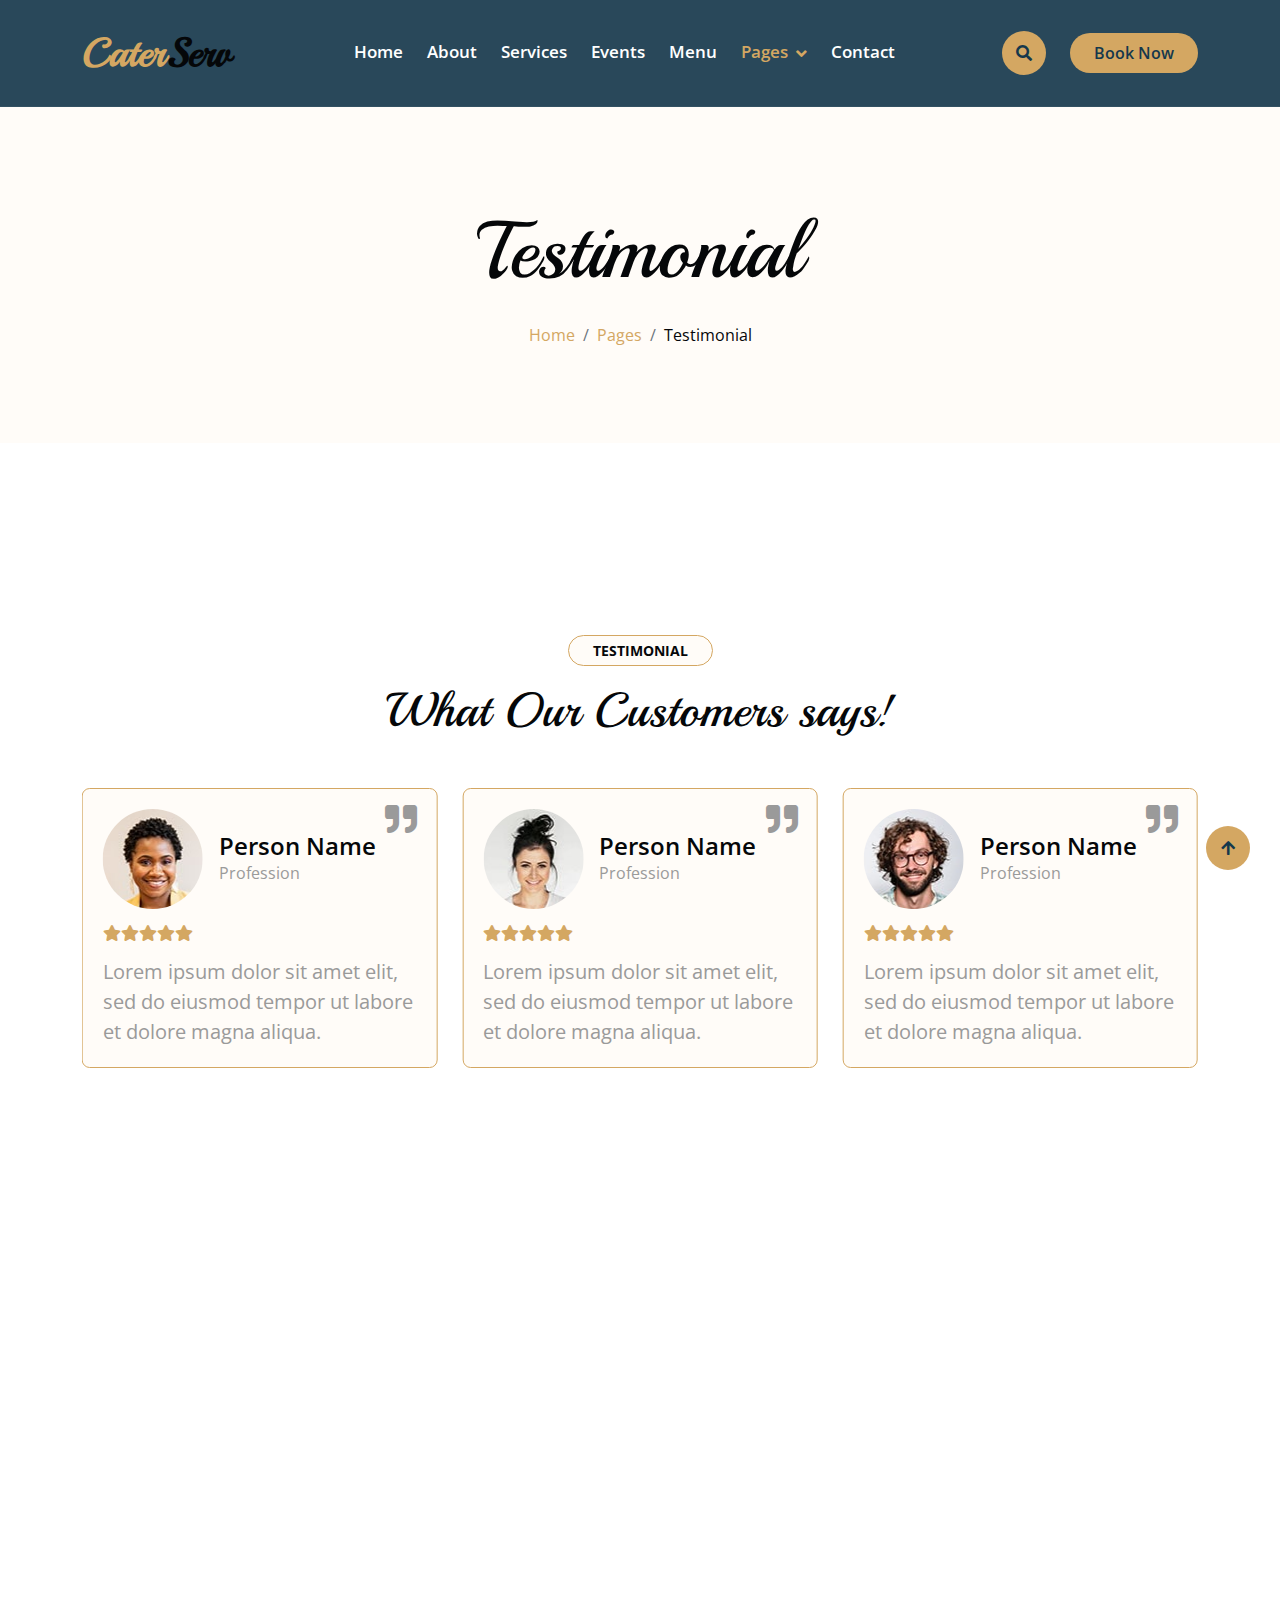
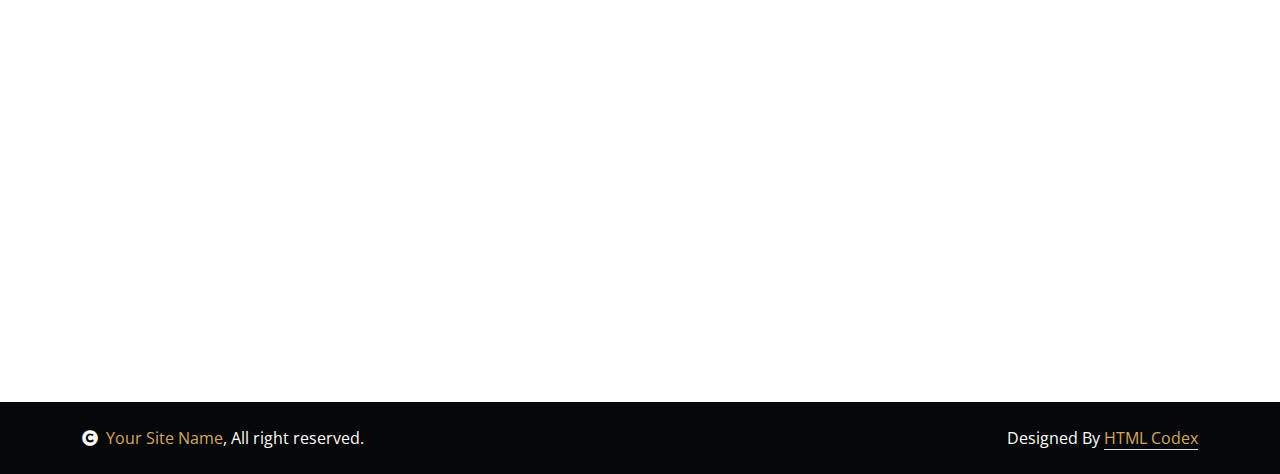
<file: testimonial.html>
<!DOCTYPE html>
<html lang="en">

    <head>
        <meta charset="utf-8">
        <title>CaterServ - Catering Services Website Template</title>
        <meta content="width=device-width, initial-scale=1.0" name="viewport">
        <meta content="" name="keywords">
        <meta content="" name="description">

        <!-- Google Web Fonts -->
        <link rel="preconnect" href="https://fonts.googleapis.com">
        <link rel="preconnect" href="https://fonts.gstatic.com" crossorigin>
        <link href="https://fonts.googleapis.com/css2?family=Open+Sans:wght@400;600&family=Playball&display=swap" rel="stylesheet">

        <!-- Icon Font Stylesheet -->
        <link rel="stylesheet" href="https://use.fontawesome.com/releases/v5.15.4/css/all.css"/>
        <link href="https://cdn.jsdelivr.net/npm/bootstrap-icons@1.4.1/font/bootstrap-icons.css" rel="stylesheet">

        <!-- Libraries Stylesheet -->
        <link href="lib/animate/animate.min.css" rel="stylesheet">
        <link href="lib/lightbox/css/lightbox.min.css" rel="stylesheet">
        <link href="lib/owlcarousel/owl.carousel.min.css" rel="stylesheet">

        <!-- Customized Bootstrap Stylesheet -->
        <link href="css/bootstrap.min.css" rel="stylesheet">

        <!-- Template Stylesheet -->
        <link href="css/style.css" rel="stylesheet">
    </head>

    <body>

        <!-- Spinner Start -->
        <div id="spinner" class="show w-100 vh-100 bg-white position-fixed translate-middle top-50 start-50  d-flex align-items-center justify-content-center">
            <div class="spinner-grow text-primary" role="status"></div>
        </div>
        <!-- Spinner End -->


        <!-- Navbar start -->
        <div class="container-fluid nav-bar">
            <div class="container">
                <nav class="navbar navbar-light navbar-expand-lg py-4">
                    <a href="index.html" class="navbar-brand">
                        <h1 class="text-primary fw-bold mb-0">Cater<span class="text-dark">Serv</span> </h1>
                    </a>
                    <button class="navbar-toggler py-2 px-3" type="button" data-bs-toggle="collapse" data-bs-target="#navbarCollapse">
                        <span class="fa fa-bars text-primary"></span>
                    </button>
                    <div class="collapse navbar-collapse" id="navbarCollapse">
                        <div class="navbar-nav mx-auto">
                            <a href="index.html" class="nav-item nav-link">Home</a>
                            <a href="about.html" class="nav-item nav-link">About</a>
                            <a href="service.html" class="nav-item nav-link">Services</a>
                            <a href="event.html" class="nav-item nav-link">Events</a>
                            <a href="menu.html" class="nav-item nav-link">Menu</a>
                            <div class="nav-item dropdown">
                                <a href="#" class="nav-link dropdown-toggle active" data-bs-toggle="dropdown">Pages</a>
                                <div class="dropdown-menu bg-light">
                                    <a href="book.html" class="dropdown-item">Booking</a>
                                    <a href="blog.html" class="dropdown-item">Our Blog</a>
                                    <a href="team.html" class="dropdown-item">Our Team</a>
                                    <a href="testimonial.html" class="dropdown-item active">Testimonial</a>
                                    <a href="404.html" class="dropdown-item">404 Page</a>
                                </div>
                            </div>
                            <a href="contact.html" class="nav-item nav-link">Contact</a>
                        </div>
                        <button class="btn-search btn btn-primary btn-md-square me-4 rounded-circle d-none d-lg-inline-flex" data-bs-toggle="modal" data-bs-target="#searchModal"><i class="fas fa-search"></i></button>
                        <a href="" class="btn btn-primary py-2 px-4 d-none d-xl-inline-block rounded-pill">Book Now</a>
                    </div>
                </nav>
            </div>
        </div>
        <!-- Navbar End -->


        <!-- Modal Search Start -->
        <div class="modal fade" id="searchModal" tabindex="-1" aria-labelledby="exampleModalLabel" aria-hidden="true">
            <div class="modal-dialog modal-fullscreen">
                <div class="modal-content rounded-0">
                    <div class="modal-header">
                        <h5 class="modal-title" id="exampleModalLabel">Search by keyword</h5>
                        <button type="button" class="btn-close" data-bs-dismiss="modal" aria-label="Close"></button>
                    </div>
                    <div class="modal-body d-flex align-items-center">
                        <div class="input-group w-75 mx-auto d-flex">
                            <input type="search" class="form-control bg-transparent p-3" placeholder="keywords" aria-describedby="search-icon-1">
                            <span id="search-icon-1" class="input-group-text p-3"><i class="fa fa-search"></i></span>
                        </div>
                    </div>
                </div>
            </div>
        </div>
        <!-- Modal Search End -->


        <!-- Hero Start -->
        <div class="container-fluid bg-light py-6 my-6 mt-0">
            <div class="container text-center animated bounceInDown">
                <h1 class="display-1 mb-4">Testimonial</h1>
                <ol class="breadcrumb justify-content-center mb-0 animated bounceInDown">
                    <li class="breadcrumb-item"><a href="#">Home</a></li>
                    <li class="breadcrumb-item"><a href="#">Pages</a></li>
                    <li class="breadcrumb-item text-dark" aria-current="page">Testimonial</li>
                </ol>
            </div>
        </div>
        <!-- Hero End -->


        <!-- Testimonial Start -->
        <div class="container-fluid py-6">
            <div class="container">
                <div class="text-center wow bounceInUp" data-wow-delay="0.1s">
                    <small class="d-inline-block fw-bold text-dark text-uppercase bg-light border border-primary rounded-pill px-4 py-1 mb-3">Testimonial</small>
                    <h1 class="display-5 mb-5">What Our Customers says!</h1>
                </div>
                <div class="owl-carousel owl-theme testimonial-carousel testimonial-carousel-1 mb-4 wow bounceInUp" data-wow-delay="0.1s">
                    <div class="testimonial-item rounded bg-light">
                        <div class="d-flex mb-3">
                            <img src="img/testimonial-1.jpg" class="img-fluid rounded-circle flex-shrink-0" alt="">
                            <div class="position-absolute" style="top: 15px; right: 20px;">
                                <i class="fa fa-quote-right fa-2x"></i>
                            </div>
                            <div class="ps-3 my-auto">
                                <h4 class="mb-0">Person Name</h4>
                                <p class="m-0">Profession</p>
                            </div>
                        </div>
                        <div class="testimonial-content">
                            <div class="d-flex">
                                <i class="fas fa-star text-primary"></i>
                                <i class="fas fa-star text-primary"></i>
                                <i class="fas fa-star text-primary"></i>
                                <i class="fas fa-star text-primary"></i>
                                <i class="fas fa-star text-primary"></i>
                            </div>
                            <p class="fs-5 m-0 pt-3">Lorem ipsum dolor sit amet elit, sed do eiusmod tempor ut labore et dolore magna aliqua.</p>
                        </div>
                    </div>
                    <div class="testimonial-item rounded bg-light">
                        <div class="d-flex mb-3">
                            <img src="img/testimonial-2.jpg" class="img-fluid rounded-circle flex-shrink-0" alt="">
                            <div class="position-absolute" style="top: 15px; right: 20px;">
                                <i class="fa fa-quote-right fa-2x"></i>
                            </div>
                            <div class="ps-3 my-auto">
                                <h4 class="mb-0">Person Name</h4>
                                <p class="m-0">Profession</p>
                            </div>
                        </div>
                        <div class="testimonial-content">
                            <div class="d-flex">
                                <i class="fas fa-star text-primary"></i>
                                <i class="fas fa-star text-primary"></i>
                                <i class="fas fa-star text-primary"></i>
                                <i class="fas fa-star text-primary"></i>
                                <i class="fas fa-star text-primary"></i>
                            </div>
                            <p class="fs-5 m-0 pt-3">Lorem ipsum dolor sit amet elit, sed do eiusmod tempor ut labore et dolore magna aliqua.</p>
                        </div>
                    </div>
                    <div class="testimonial-item rounded bg-light">
                        <div class="d-flex mb-3">
                            <img src="img/testimonial-3.jpg" class="img-fluid rounded-circle flex-shrink-0" alt="">
                            <div class="position-absolute" style="top: 15px; right: 20px;">
                                <i class="fa fa-quote-right fa-2x"></i>
                            </div>
                            <div class="ps-3 my-auto">
                                <h4 class="mb-0">Person Name</h4>
                                <p class="m-0">Profession</p>
                            </div>
                        </div>
                        <div class="testimonial-content">
                            <div class="d-flex">
                                <i class="fas fa-star text-primary"></i>
                                <i class="fas fa-star text-primary"></i>
                                <i class="fas fa-star text-primary"></i>
                                <i class="fas fa-star text-primary"></i>
                                <i class="fas fa-star text-primary"></i>
                            </div>
                            <p class="fs-5 m-0 pt-3">Lorem ipsum dolor sit amet elit, sed do eiusmod tempor ut labore et dolore magna aliqua.</p>
                        </div>
                    </div>
                    <div class="testimonial-item rounded bg-light">
                        <div class="d-flex mb-3">
                            <img src="img/testimonial-4.jpg" class="img-fluid rounded-circle flex-shrink-0" alt="">
                            <div class="position-absolute" style="top: 15px; right: 20px;">
                                <i class="fa fa-quote-right fa-2x"></i>
                            </div>
                            <div class="ps-3 my-auto">
                                <h4 class="mb-0">Person Name</h4>
                                <p class="m-0">Profession</p>
                            </div>
                        </div>
                        <div class="testimonial-content">
                            <div class="d-flex">
                                <i class="fas fa-star text-primary"></i>
                                <i class="fas fa-star text-primary"></i>
                                <i class="fas fa-star text-primary"></i>
                                <i class="fas fa-star text-primary"></i>
                                <i class="fas fa-star text-primary"></i>
                            </div>
                            <p class="fs-5 m-0 pt-3">Lorem ipsum dolor sit amet elit, sed do eiusmod tempor ut labore et dolore magna aliqua.</p>
                        </div>
                    </div>
                </div>
                <div class="owl-carousel testimonial-carousel testimonial-carousel-2 wow bounceInUp" data-wow-delay="0.3s">
                    <div class="testimonial-item rounded bg-light">
                        <div class="d-flex mb-3">
                            <img src="img/testimonial-1.jpg" class="img-fluid rounded-circle flex-shrink-0" alt="">
                            <div class="position-absolute" style="top: 15px; right: 20px;">
                                <i class="fa fa-quote-right fa-2x"></i>
                            </div>
                            <div class="ps-3 my-auto">
                                <h4 class="mb-0">Person Name</h4>
                                <p class="m-0">Profession</p>
                            </div>
                        </div>
                        <div class="testimonial-content">
                            <div class="d-flex">
                                <i class="fas fa-star text-primary"></i>
                                <i class="fas fa-star text-primary"></i>
                                <i class="fas fa-star text-primary"></i>
                                <i class="fas fa-star text-primary"></i>
                                <i class="fas fa-star text-primary"></i>
                            </div>
                            <p class="fs-5 m-0 pt-3">Lorem ipsum dolor sit amet elit, sed do eiusmod tempor ut labore et dolore magna aliqua.</p>
                        </div>
                    </div>
                    <div class="testimonial-item rounded bg-light">
                        <div class="d-flex mb-3">
                            <img src="img/testimonial-2.jpg" class="img-fluid rounded-circle flex-shrink-0" alt="">
                            <div class="position-absolute" style="top: 15px; right: 20px;">
                                <i class="fa fa-quote-right fa-2x"></i>
                            </div>
                            <div class="ps-3 my-auto">
                                <h4 class="mb-0">Person Name</h4>
                                <p class="m-0">Profession</p>
                            </div>
                        </div>
                        <div class="testimonial-content">
                            <div class="d-flex">
                                <i class="fas fa-star text-primary"></i>
                                <i class="fas fa-star text-primary"></i>
                                <i class="fas fa-star text-primary"></i>
                                <i class="fas fa-star text-primary"></i>
                                <i class="fas fa-star text-primary"></i>
                            </div>
                            <p class="fs-5 m-0 pt-3">Lorem ipsum dolor sit amet elit, sed do eiusmod tempor ut labore et dolore magna aliqua.</p>
                        </div>
                    </div>
                    <div class="testimonial-item rounded bg-light">
                        <div class="d-flex mb-3">
                            <img src="img/testimonial-3.jpg" class="img-fluid rounded-circle flex-shrink-0" alt="">
                            <div class="position-absolute" style="top: 15px; right: 20px;">
                                <i class="fa fa-quote-right fa-2x"></i>
                            </div>
                            <div class="ps-3 my-auto">
                                <h4 class="mb-0">Person Name</h4>
                                <p class="m-0">Profession</p>
                            </div>
                        </div>
                        <div class="testimonial-content">
                            <div class="d-flex">
                                <i class="fas fa-star text-primary"></i>
                                <i class="fas fa-star text-primary"></i>
                                <i class="fas fa-star text-primary"></i>
                                <i class="fas fa-star text-primary"></i>
                                <i class="fas fa-star text-primary"></i>
                            </div>
                            <p class="fs-5 m-0 pt-3">Lorem ipsum dolor sit amet elit, sed do eiusmod tempor ut labore et dolore magna aliqua.</p>
                        </div>
                    </div>
                    <div class="testimonial-item rounded bg-light">
                        <div class="d-flex mb-3">
                            <img src="img/testimonial-4.jpg" class="img-fluid rounded-circle flex-shrink-0" alt="">
                            <div class="position-absolute" style="top: 15px; right: 20px;">
                                <i class="fa fa-quote-right fa-2x"></i>
                            </div>
                            <div class="ps-3 my-auto">
                                <h4 class="mb-0">Person Name</h4>
                                <p class="m-0">Profession</p>
                            </div>
                        </div>
                        <div class="testimonial-content">
                            <div class="d-flex">
                                <i class="fas fa-star text-primary"></i>
                                <i class="fas fa-star text-primary"></i>
                                <i class="fas fa-star text-primary"></i>
                                <i class="fas fa-star text-primary"></i>
                                <i class="fas fa-star text-primary"></i>
                            </div>
                            <p class="fs-5 m-0 pt-3">Lorem ipsum dolor sit amet elit, sed do eiusmod tempor ut labore et dolore magna aliqua.</p>
                        </div>
                    </div>
                </div>
            </div>
        </div>
        <!-- Testimonial End -->


        <!-- Footer Start -->
        <div class="container-fluid footer py-6 my-6 mb-0 bg-light wow bounceInUp" data-wow-delay="0.1s">
            <div class="container">
                <div class="row">
                    <div class="col-lg-3 col-md-6">
                        <div class="footer-item">
                            <h1 class="text-primary">Cater<span class="text-dark">Serv</span></h1>
                            <p class="lh-lg mb-4">There cursus massa at urnaaculis estieSed aliquamellus vitae ultrs condmentum leo massamollis its estiegittis miristum.</p>
                            <div class="footer-icon d-flex">
                                <a class="btn btn-primary btn-sm-square me-2 rounded-circle" href=""><i class="fab fa-facebook-f"></i></a>
                                <a class="btn btn-primary btn-sm-square me-2 rounded-circle" href=""><i class="fab fa-twitter"></i></a>
                                <a href="#" class="btn btn-primary btn-sm-square me-2 rounded-circle"><i class="fab fa-instagram"></i></a>
                                <a href="#" class="btn btn-primary btn-sm-square rounded-circle"><i class="fab fa-linkedin-in"></i></a>
                            </div>
                        </div>
                    </div>
                    <div class="col-lg-3 col-md-6">
                        <div class="footer-item">
                            <h4 class="mb-4">Special Facilities</h4>
                            <div class="d-flex flex-column align-items-start">
                                <a class="text-body mb-3" href=""><i class="fa fa-check text-primary me-2"></i>Cheese Burger</a>
                                <a class="text-body mb-3" href=""><i class="fa fa-check text-primary me-2"></i>Sandwich</a>
                                <a class="text-body mb-3" href=""><i class="fa fa-check text-primary me-2"></i>Panner Burger</a>
                                <a class="text-body mb-3" href=""><i class="fa fa-check text-primary me-2"></i>Special Sweets</a>
                            </div>
                        </div>
                    </div>
                    <div class="col-lg-3 col-md-6">
                        <div class="footer-item">
                            <h4 class="mb-4">Contact Us</h4>
                            <div class="d-flex flex-column align-items-start">
                                <p><i class="fa fa-map-marker-alt text-primary me-2"></i> 123 Street, New York, USA</p>
                                <p><i class="fa fa-phone-alt text-primary me-2"></i> (+012) 3456 7890 123</p>
                                <p><i class="fas fa-envelope text-primary me-2"></i> info@example.com</p>
                                <p><i class="fa fa-clock text-primary me-2"></i> 26/7 Hours Service</p>
                            </div>
                        </div>
                    </div>
                    <div class="col-lg-3 col-md-6">
                        <div class="footer-item">
                            <h4 class="mb-4">Social Gallery</h4>
                            <div class="row g-2">
                                <div class="col-4">
                                     <img src="img/menu-01.jpg" class="img-fluid rounded-circle border border-primary p-2" alt="">
                                </div>
                                <div class="col-4">
                                     <img src="img/menu-02.jpg" class="img-fluid rounded-circle border border-primary p-2" alt="">
                                </div>
                                <div class="col-4">
                                     <img src="img/menu-03.jpg" class="img-fluid rounded-circle border border-primary p-2" alt="">
                                </div>
                                <div class="col-4">
                                     <img src="img/menu-04.jpg" class="img-fluid rounded-circle border border-primary p-2" alt="">
                                </div>
                                <div class="col-4">
                                     <img src="img/menu-05.jpg" class="img-fluid rounded-circle border border-primary p-2" alt="">
                                </div>
                                <div class="col-4">
                                     <img src="img/menu-06.jpg" class="img-fluid rounded-circle border border-primary p-2" alt="">
                                </div>
                            </div>
                        </div>
                    </div>
                </div>
            </div>
        </div>
        <!-- Footer End -->


        <!-- Copyright Start -->
        <div class="container-fluid copyright bg-dark py-4">
            <div class="container">
                <div class="row">
                    <div class="col-md-6 text-center text-md-start mb-3 mb-md-0">
                        <span class="text-light"><a href="#"><i class="fas fa-copyright text-light me-2"></i>Your Site Name</a>, All right reserved.</span>
                    </div>
                    <div class="col-md-6 my-auto text-center text-md-end text-white">
                        <!--/*** This template is free as long as you keep the below author’s credit link/attribution link/backlink. ***/-->
                        <!--/*** If you'd like to use the template without the below author’s credit link/attribution link/backlink, ***/-->
                        <!--/*** you can purchase the Credit Removal License from " /credit-removal". ***/-->
                        Designed By <a class="border-bottom" href=" ">HTML Codex</a>
                    </div>
                </div>
            </div>
        </div>
        <!-- Copyright End -->


        <!-- Back to Top -->
        <a href="#" class="btn btn-md-square btn-primary rounded-circle back-to-top"><i class="fa fa-arrow-up"></i></a>   

        
    <!-- JavaScript Libraries -->
    <script src="https://ajax.googleapis.com/ajax/libs/jquery/1.12.4/jquery.min.js"></script>
    <script src="https://cdn.jsdelivr.net/npm/bootstrap@5.0.0/dist/js/bootstrap.bundle.min.js"></script>
    <script src="lib/wow/wow.min.js"></script>
    <script src="lib/easing/easing.min.js"></script>
    <script src="lib/waypoints/waypoints.min.js"></script>
    <script src="lib/counterup/counterup.min.js"></script>
    <script src="lib/lightbox/js/lightbox.min.js"></script>
    <script src="lib/owlcarousel/owl.carousel.min.js"></script>

    <!-- Template Javascript -->
    <script src="js/main.js"></script>
    </body>

</html>
</file>
<file: css/style.css>
/*** Spinner Start ***/
#spinner {
    opacity: 0;
    visibility: hidden;
    transition: opacity .8s ease-out, visibility 0s linear .5s;
    z-index: 99999;
 }

 #spinner.show {
     transition: opacity .8s ease-out, visibility 0s linear .0s;
     visibility: visible;
     opacity: 1;
 }
/*** Spinner End ***/


.back-to-top {
    position: fixed;
    right: 30px;
    bottom: 30px;
    z-index: 99;
}

h1, h2, h3, .h1, .h2, .h3 {
    font-weight: 400 !important;
    font-family: 'Playball', cursive !important;
}

h4, h5, h6, .h4, .h5, .h6 {
    font-weight: 600 !important;
    font-family: 'Open Sans', sans-serif !important;
}

.my-6 {
    margin-top: 6rem;
    margin-bottom: 6rem;
}

.py-6 {
    padding-top: 6rem;
    padding-bottom: 6rem;
}

.wow,
.animated {
    animation-duration: 2s !important;
}


/*** Button Start ***/
.btn.btn-primary {
    border: 0;
    color: var(--bs-teal) !important;
}

.btn.btn-primary:hover {
    background: var(--bs-dark) !important;
    color: var(--bs-primary) !important;
}

.btn {
    font-weight: 600;
    transition: .5s;
}

.btn-square {
    width: 32px;
    height: 32px;
}

.btn-sm-square {
    width: 38px;
    height: 38px;
}

.btn-md-square {
    width: 44px;
    height: 44px;
}

.btn-lg-square {
    width: 56px;
    height: 56px;
}

.btn-square,
.btn-sm-square,
.btn-md-square,
.btn-lg-square {
    padding: 0;
    display: flex;
    align-items: center;
    justify-content: center;
    font-weight: normal;
}
/*** Button End ***/


/*** Navbar Start ***/
.nav-bar {
    background: #29485a;
    border-bottom: 1px solid rgba(255, 255, 255, 0.05);
}

.navbar .navbar-nav .nav-link {
    padding: 10px 12px;
    font-weight: 600;
    font-size: 17px;
    transition: .5s;
    color: white;
}

.navbar .navbar-nav .nav-link:hover,
.navbar .navbar-nav .nav-link.active {
    color: var(--bs-primary);
}

.navbar .dropdown-toggle::after {
    border: none;
    content: "\f107";
    font-family: "Font Awesome 5 Free";
    font-weight: 700;
    vertical-align: middle;
    margin-left: 8px;
}

@media (min-width: 1200px) {
    .navbar .nav-item .dropdown-menu {
        display: block;
        visibility: hidden;
        top: 100%;
        transform: rotateX(-75deg);
        transform-origin: 0% 0%;
        transition: .5s;
        opacity: 0;
    }
    
    .navbar .nav-item:hover .dropdown-menu {
        transform: rotateX(0deg);
        visibility: visible;
        opacity: 1;
    }
}

.dropdown .dropdown-menu a:hover {
    background: var(--bs-primary);
    color: var(--bs-white);
}

#searchModal .modal-content {
    background-color: rgba(255, 255, 255, .95);
}
/*** Navbar End ***/


/*** Events Start ***/
.event .tab-class .nav-item a.active {
    background: var(--bs-primary) !important;
}

.event .event-img .event-overlay {
    position: absolute;
    width: 100%;
    height: 100%;
    top: 0;
    left: 0;
    background: rgba(212, 167, 98, 0.7);
    border-radius: 8px;
    transition: 0.5s;
    opacity: 0;
    z-index: 1;
}

.event .event-img:hover .event-overlay {
    opacity: 1;
}
/*** Events End ***/


/*** service start ***/
.service .service-item {
    position: relative;
    height: 100%;
    border-radius: 8px;
    box-shadow: 0 0 45px rgba(0, 0, 0, .08);
}

.service-content::after {
    position: absolute;
    content: "";
    width: 100%;
    height: 0;
    top: 0;
    left: 0;
    bottom: auto;
    background: var(--bs-primary);
    border-radius: 8px;
    transition: 1s;
}

.service-item:hover .service-content::after {
    height: 100%;
    opacity: 1;
}

.service-item .service-content-icon {
    position: relative;
    z-index: 2;
}

.service-item .service-content-icon i,
.service-item .service-content-icon p {
    transition: 1s;
}

.service-item:hover .service-content-icon i {
    color: var(--bs-dark) !important;
}

.service-item:hover .service-content-icon p {
    color: var(--bs-white);
}

.service-item:hover .service-content-icon a.btn-primary {
    background: var(--bs-white);
    color: var(--bs-dark);
}

.service-item .service-content-icon a.btn-primary {
    transition: 1s !important;
}
/*** Services End ***/


/*** Menu Start ***/
.menu .nav-item a.active {
    background: var(--bs-primary) !important;
}

.menu .menu-item .border-bottom {
    border-bottom-style: dashed !important;
}
/*** Menu End ***/


/*** Youtube Video start ***/
.video {
    position: relative;
    height: 100%;
    min-height: 400px;
    background: linear-gradient(rgba(254, 218, 154, 0.1), rgba(254, 218, 154, 0.1)), url(../img/fact.jpg);
    background-position: center center;
    background-repeat: no-repeat;
    background-size: cover;
    border-radius: 8px;
}

.video .btn-play {
    position: absolute;
    z-index: 3;
    top: 50%;
    left: 50%;
    transform: translateX(-50%) translateY(-50%);
    box-sizing: content-box;
    display: block;
    width: 32px;
    height: 44px;
    border-radius: 50%;
    border: none;
    outline: none;
    padding: 18px 20px 18px 28px;
}

.video .btn-play:before {
    content: "";
    position: absolute;
    z-index: 0;
    left: 50%;
    top: 50%;
    transform: translateX(-50%) translateY(-50%);
    display: block;
    width: 100px;
    height: 100px;
    background: var(--bs-primary);
    border-radius: 50%;
    animation: pulse-border 1500ms ease-out infinite;
}

.video .btn-play:after {
    content: "";
    position: absolute;
    z-index: 1;
    left: 50%;
    top: 50%;
    transform: translateX(-50%) translateY(-50%);
    display: block;
    width: 100px;
    height: 100px;
    background: var(--bs-white);
    border-radius: 50%;
    transition: all 200ms;
}

.video .btn-play img {
    position: relative;
    z-index: 3;
    max-width: 100%;
    width: auto;
    height: auto;
}

.video .btn-play span {
    display: block;
    position: relative;
    z-index: 3;
    width: 0;
    height: 0;
    border-left: 32px solid var(--bs-dark);
    border-top: 22px solid transparent;
    border-bottom: 22px solid transparent;
}

@keyframes pulse-border {
    0% {
        transform: translateX(-50%) translateY(-50%) translateZ(0) scale(1);
        opacity: 1;
    }

    100% {
        transform: translateX(-50%) translateY(-50%) translateZ(0) scale(1.5);
        opacity: 0;
    }
}

#videoModal {
    z-index: 99999;
}

#videoModal .modal-dialog {
    position: relative;
    max-width: 800px;
    margin: 60px auto 0 auto;
}

#videoModal .modal-body {
    position: relative;
    padding: 0px;
}

#videoModal .close {
    position: absolute;
    width: 30px;
    height: 30px;
    right: 0px;
    top: -30px;
    z-index: 999;
    font-size: 30px;
    font-weight: normal;
    color: #FFFFFF;
    background: #000000;
    opacity: 1;
}
/*** Youtube Video End ***/


/*** Blog Start ***/
.blog-item {
    position: relative;
}

.blog-item img {
    transition: 0.5s;
}

.blog-item:hover img {
    transform: scale(1.3)
}

.blog-item .blog-content {
    position: relative;
    transform: translateY(-50%);
    box-shadow: 0 0 45px rgba(0, 0, 0, .08);
}

.blog-item .blog-content a.btn h5 {
    transition: 0.5s;
}

.blog-item:hover .blog-content a.btn h5 {
    color: var(--bs-primary) !important;
}
/*** Blog End ***/


/*** Team Start ***/
.team-item {
    width: 100%;
    height: 100%;
    position: relative;
}

.team-item .team-icon {
    position: absolute;
    top: 0;
    right: 0;
}

.team-item .team-icon .share-link {
    opacity: 0;
    transition: 0.9s;
}

.team-item:hover .share-link {
    opacity: 1;
}

.team-item .team-content {
    transition: 0.9s;
}

.team-item:hover .team-content {
    background: var(--bs-primary) !important;
    color: var(--bs-dark) !important;
}

.team-item .team-content h4,
.team-item .team-content p {
    transition: 0.5s;
}

.team-item:hover .team-content h4 {
    color: var(--bs-dark) !important;
}

.team-item:hover .team-content p {
    color: var(--bs-white);
}
/*** Team End ***/


/*** testimonial Start ***/
.testimonial-item {
    border: 1px solid var(--bs-primary);
    padding: 20px 20px;
}

.testimonial-carousel .owl-item img {
    width: 100px;
    height: 100px;
}

.testimonial-carousel.owl-rtl .testimonial-item {
    direction: ltr !important;
}
/*** testimonial End ***/


/*** Contact start ***/
.contact-form {
    box-shadow: 0 0 45px rgba(0, 0, 0, .08);
}

/*** Contact End ***/


/*** Footer Start ***/
.footer .footer-item a.text-body:hover {
    color: var(--bs-primary) !important;
}
/*** Footer End ***/
</file>
